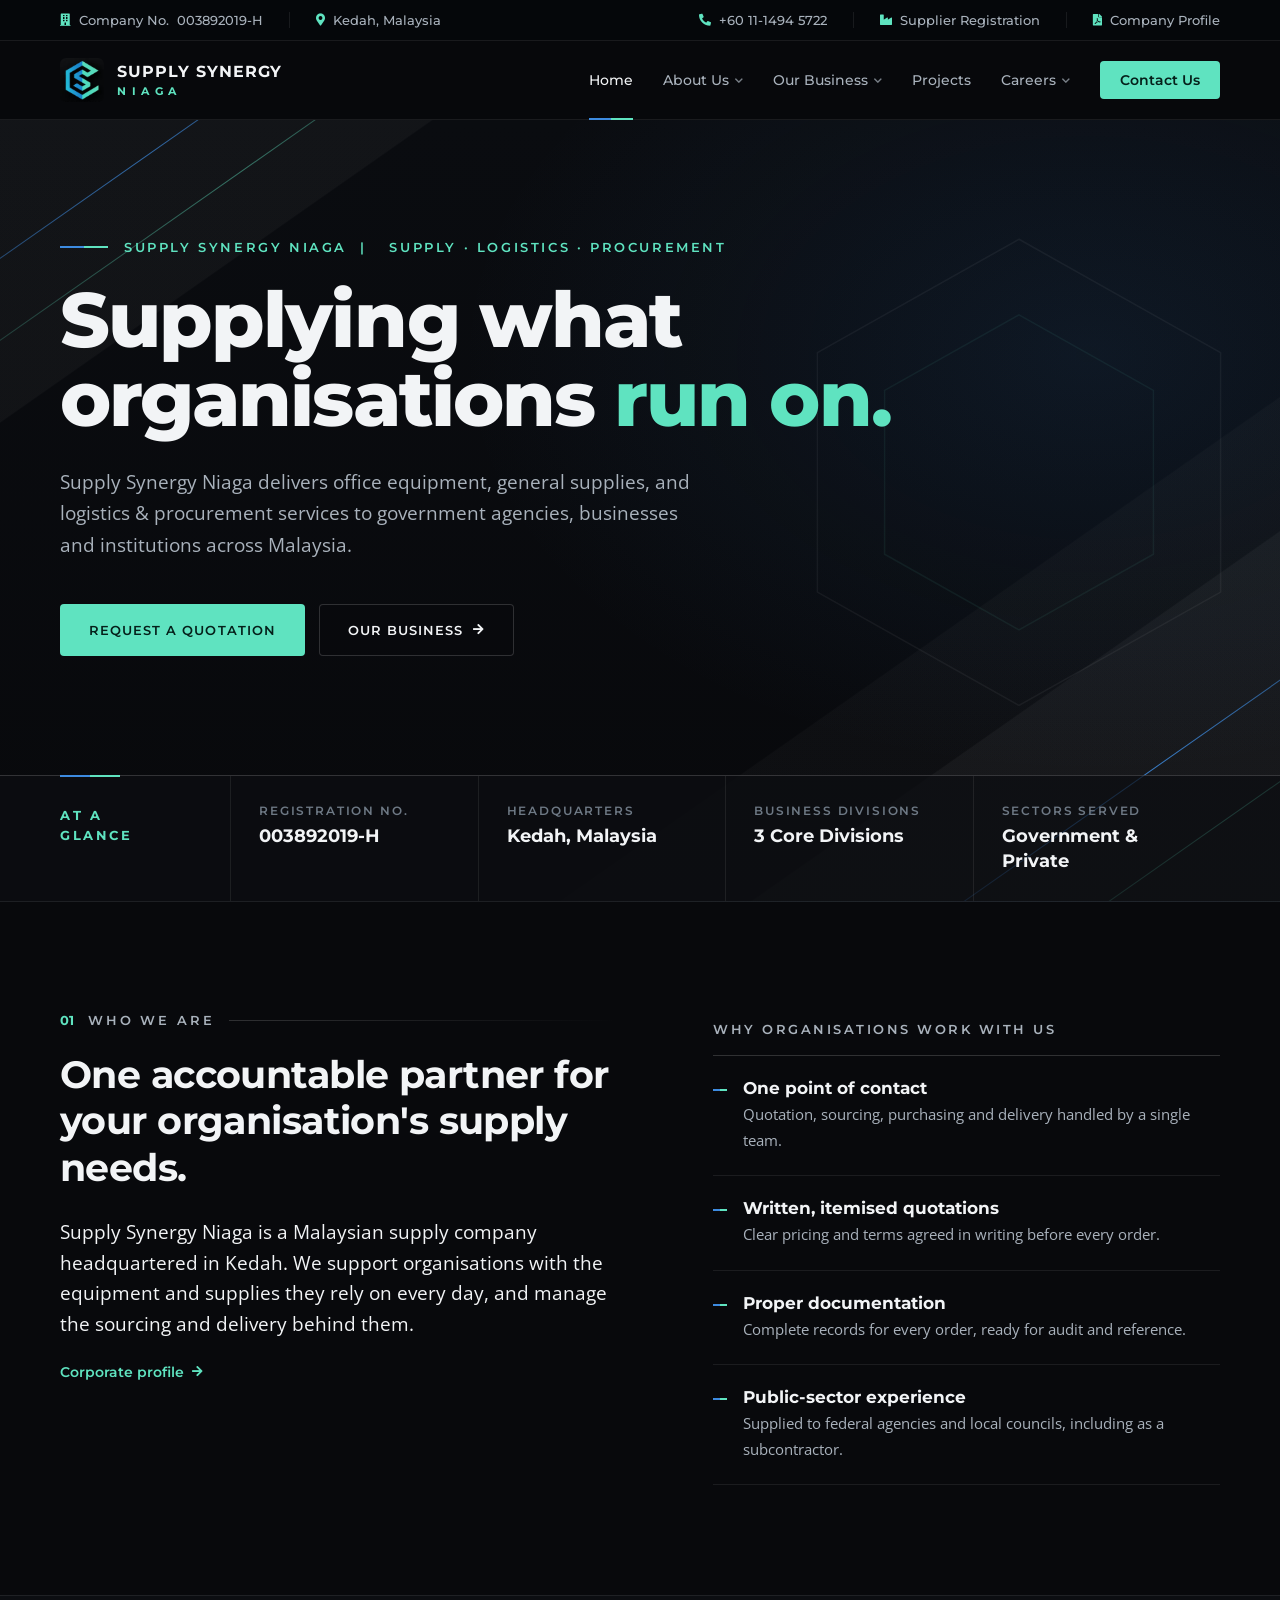
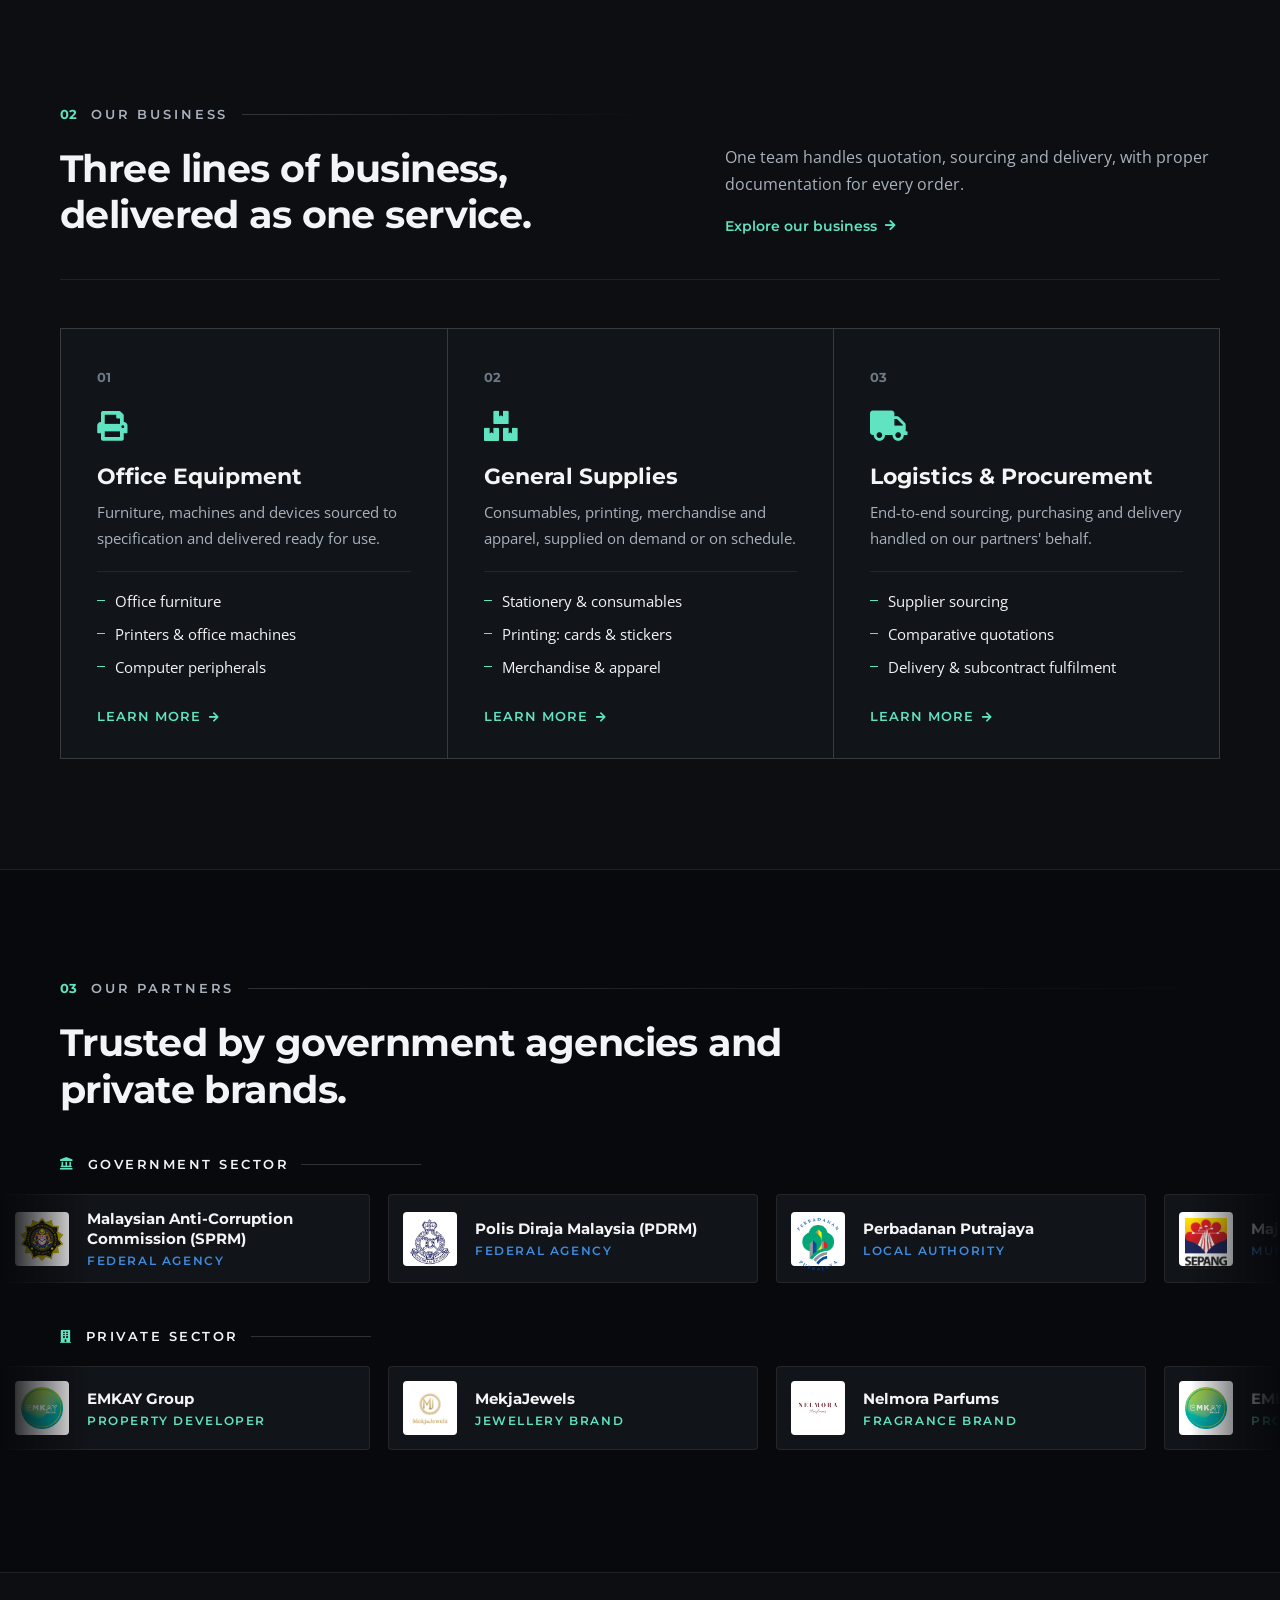
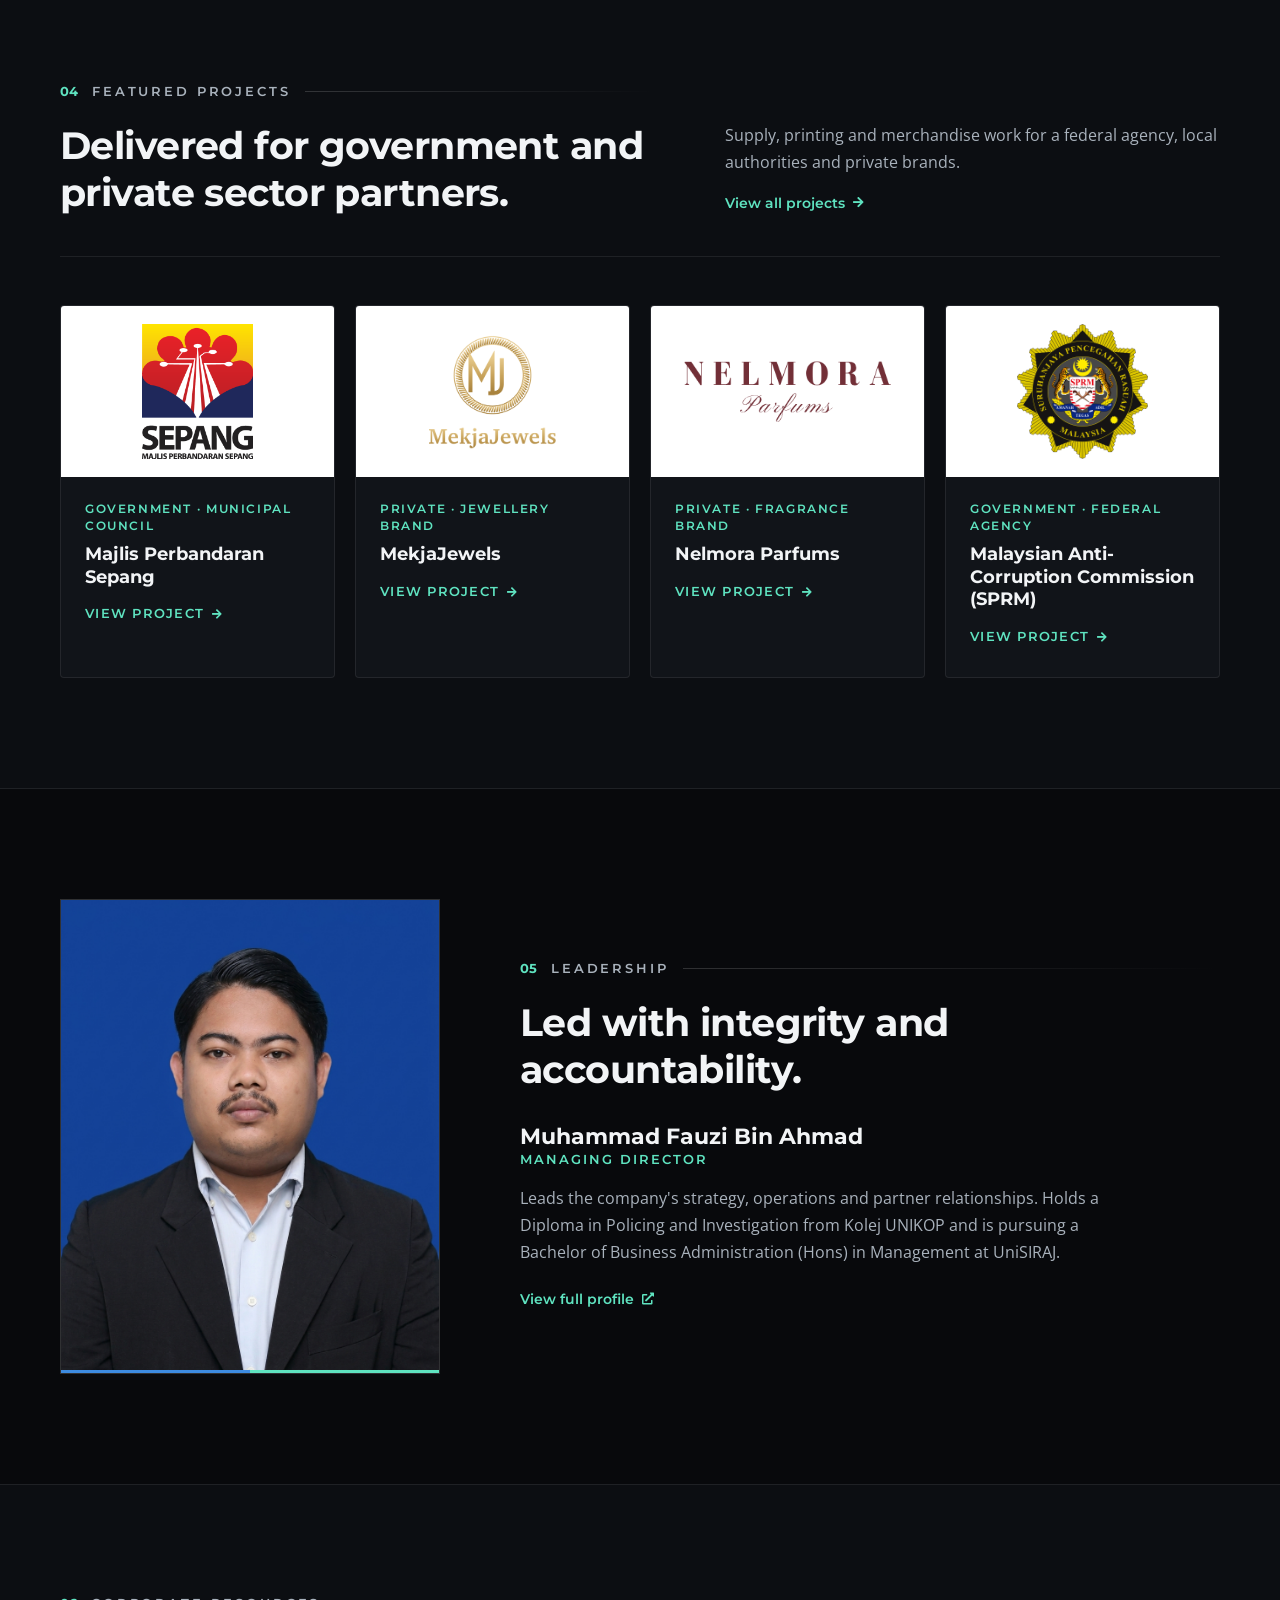
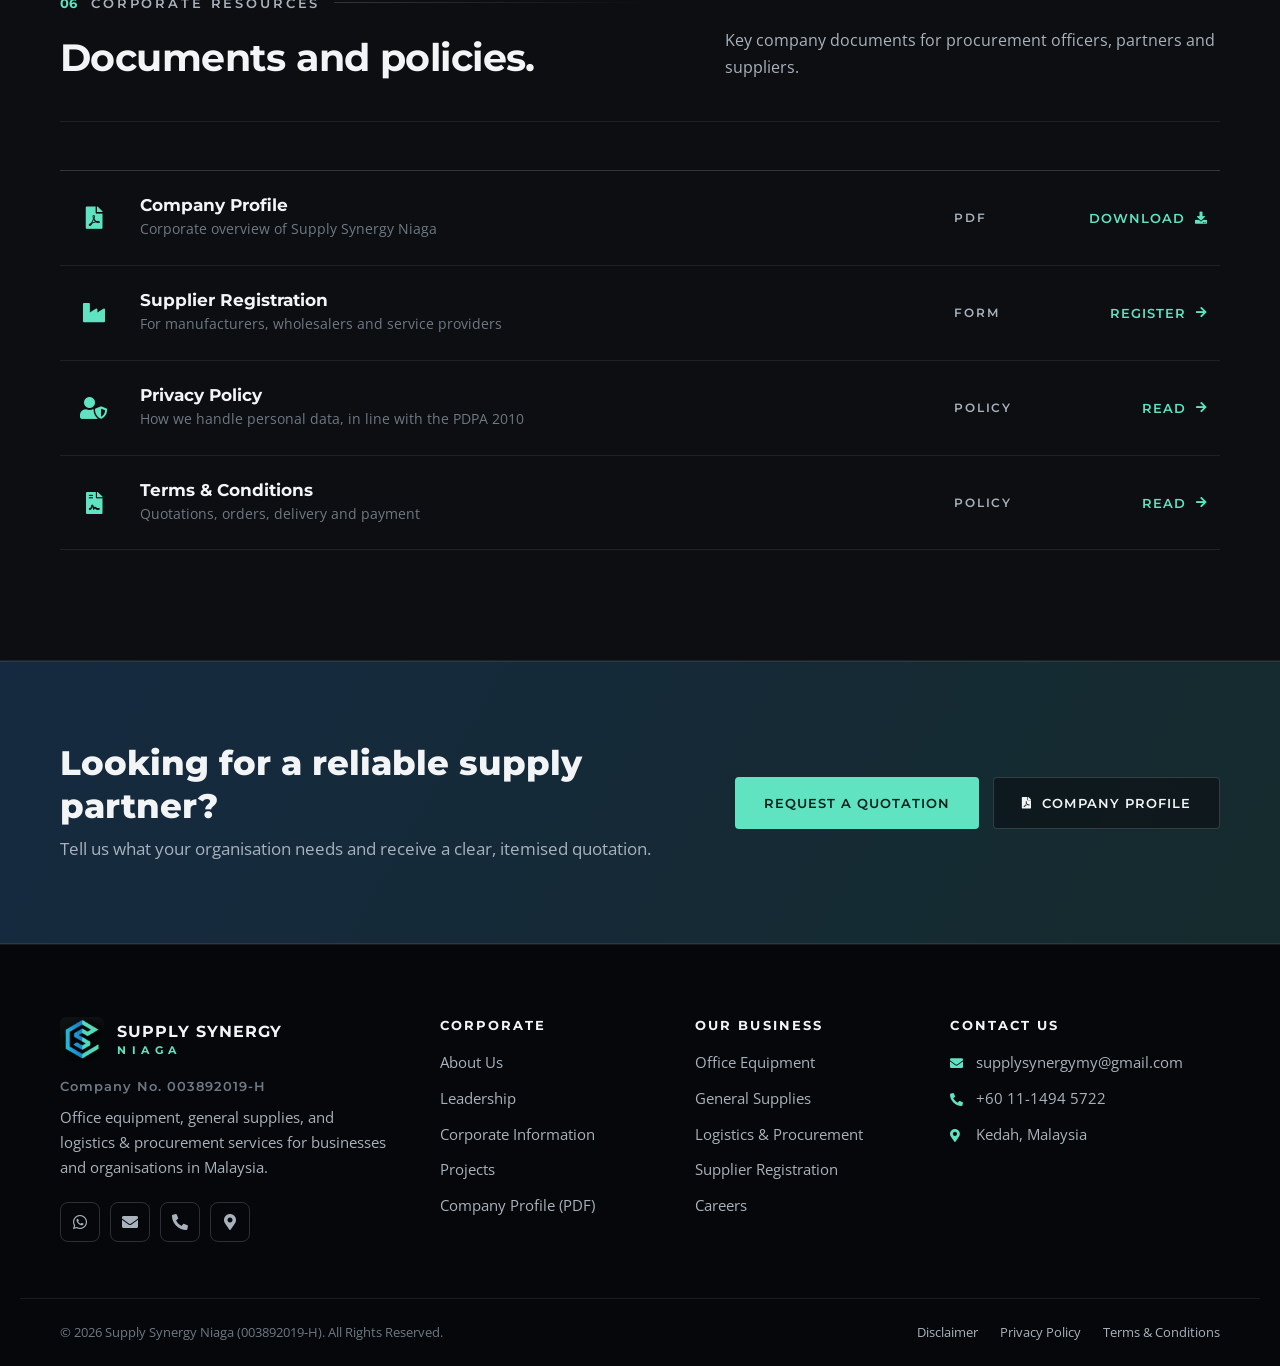
<file: index.html>
<!DOCTYPE html>
<html lang="en">
<head>
    <meta charset="UTF-8">
    <meta name="viewport" content="width=device-width, initial-scale=1.0">
    <title>Supply Synergy Niaga — Office Equipment, General Supplies, Logistics &amp; Procurement</title>
    <meta name="description" content="Supply Synergy Niaga (003892019-H) supplies office equipment and general supplies, and provides logistics and procurement services to organisations in Malaysia.">
    <link rel="preconnect" href="https://fonts.googleapis.com">
    <link rel="preconnect" href="https://fonts.gstatic.com" crossorigin>
    <link href="https://fonts.googleapis.com/css2?family=Montserrat:wght@500;600;700;800&family=Open+Sans:wght@400;500;600&display=swap" rel="stylesheet">
    <link rel="stylesheet" href="https://cdnjs.cloudflare.com/ajax/libs/font-awesome/5.15.3/css/all.min.css">
    <link rel="stylesheet" href="style.css">
    <link rel="icon" type="image/png" href="image/sc-icon.png">
    <link rel="apple-touch-icon" href="image/sc-icon.png">
</head>
<body>

<!-- ═════════ TOP BAR ═════════ -->
<div class="topbar">
    <div class="wrap topbar-inner">
        <div class="tb-left">
            <span><i class="fas fa-building"></i><span class="tb-long">Company No.</span><span class="tb-short">Co. No.</span>003892019-H</span>
            <span><i class="fas fa-map-marker-alt"></i>Kedah, Malaysia</span>
        </div>
        <div class="tb-right">
            <a href="tel:+601114945722"><i class="fas fa-phone-alt"></i>+60 11-1494 5722</a>
            <a href="careers.html#suppliers"><i class="fas fa-industry"></i><span class="tb-long">Supplier Registration</span><span class="tb-short">Suppliers</span></a>
            <a href="company-profile.pdf" target="_blank"><i class="fas fa-file-pdf"></i><span class="tb-long">Company Profile</span><span class="tb-short">Profile</span></a>
        </div>
    </div>
</div>

<!-- ═════════ HEADER ═════════ -->
<header class="header" id="header">
    <span class="progress" id="progress" aria-hidden="true"></span>
    <div class="wrap header-inner">
        <a href="index.html" class="brand">
            <span class="biz-mark" aria-hidden="true"></span>
            <span class="brand-name">Supply Synergy <span class="biz-accent">Niaga</span></span>
        </a>
        <nav class="nav" id="nav">
            <a href="index.html" class="top current" aria-current="page">Home</a>
            <div class="dd">
                <a href="about.html" class="top">About Us <i class="fas fa-chevron-down dd-caret"></i></a>
                <div class="dd-menu mega">
                    <div class="mega-intro">
                        <p class="mega-title">About Us</p>
                        <p>A Malaysian supply, logistics and procurement company built on integrity and reliability.</p>
                        <a href="about.html" class="text-link">Overview <i class="fas fa-arrow-right"></i></a>
                    </div>
                    <div class="mega-links">
                        <a href="about.html#profile"><strong>Corporate Profile</strong><span>Who we are and what we do</span></a>
                        <a href="about.html#vision"><strong>Vision &amp; Mission</strong><span>Our direction and core values</span></a>
                        <a href="about.html#leadership"><strong>Leadership</strong><span>The team that leads the company</span></a>
                        <a href="about.html#corporate-info"><strong>Corporate Information</strong><span>Registration and company details</span></a>
                    </div>
                </div>
            </div>
            <div class="dd">
                <a href="services.html" class="top">Our Business <i class="fas fa-chevron-down dd-caret"></i></a>
                <div class="dd-menu mega">
                    <div class="mega-intro">
                        <p class="mega-title">Our Business</p>
                        <p>Three lines of business, delivered as one service by a single accountable team.</p>
                        <a href="services.html" class="text-link">Overview <i class="fas fa-arrow-right"></i></a>
                    </div>
                    <div class="mega-links">
                        <a href="services.html#office-equipment"><strong>Office Equipment</strong><span>Furniture, machines and devices</span></a>
                        <a href="services.html#general-supplies"><strong>General Supplies</strong><span>Consumables, printing and merchandise</span></a>
                        <a href="services.html#logistics-procurement"><strong>Logistics &amp; Procurement</strong><span>Sourcing, purchasing and delivery</span></a>
                        <a href="services.html#industries"><strong>Industries We Serve</strong><span>Government, councils and private sector</span></a>
                    </div>
                </div>
            </div>
            <a href="projects.html" class="top">Projects</a>
            <div class="dd">
                <a href="careers.html" class="top">Careers <i class="fas fa-chevron-down dd-caret"></i></a>
                <div class="dd-menu mega">
                    <div class="mega-intro">
                        <p class="mega-title">Careers</p>
                        <p>We welcome talented people, reliable suppliers and like-minded businesses to grow with us.</p>
                        <a href="careers.html" class="text-link">Overview <i class="fas fa-arrow-right"></i></a>
                    </div>
                    <div class="mega-links">
                        <a href="careers.html#careers"><strong>Join Our Team</strong><span>Send us your resume</span></a>
                        <a href="careers.html#suppliers"><strong>Supplier Registration</strong><span>Register as a supplier</span></a>
                        <a href="careers.html#partnership"><strong>Business Partnership</strong><span>Joint tenders and co-supply</span></a>
                    </div>
                </div>
            </div>
            <a href="contact.html" class="nav-cta">Contact Us</a>
            <div class="nav-quick">
                <a href="tel:+601114945722"><i class="fas fa-phone-alt"></i>Call</a>
                <a href="https://wa.me/601114945722" target="_blank" rel="noopener"><i class="fab fa-whatsapp"></i>WhatsApp</a>
            </div>
            <span class="nav-indicator" id="navIndicator" aria-hidden="true"></span>
        </nav>
        <button class="menu" id="menu" aria-label="Open menu" aria-expanded="false">
            <span></span><span></span><span></span>
        </button>
    </div>
</header>

<main>

<!-- HERO -->
<section class="hero" id="home">
    <div class="hero-bg" aria-hidden="true">
        <span class="hero-slab"></span>
        <span class="hero-line l1"></span>
        <span class="hero-line l2"></span>
        <span class="hero-line l3"></span>
        <span class="hero-line l4"></span>
        <svg class="hero-mark" viewBox="0 0 100 115">
            <polygon points="50,2 98,29 98,86 50,113 2,86 2,29"/>
            <polygon points="50,20 82,38 82,77 50,95 18,77 18,38"/>
        </svg>
    </div>
    <div class="wrap hero-inner">
        <div class="hero-text">
            <p class="hero-eyebrow"><span class="he-co">Supply Synergy Niaga &nbsp;|&nbsp;</span> Supply &middot; Logistics &middot; Procurement</p>
            <h1>Supplying what organisations <span>run on.</span></h1>
            <p class="hero-lead">
                Supply Synergy Niaga delivers office equipment, general supplies, and logistics &amp; procurement
                services to government agencies, businesses and institutions across Malaysia.
            </p>
            <div class="home-actions">
                <a href="contact.html" class="btn btn-primary">Request a Quotation</a>
                <a href="services.html" class="btn btn-outline">Our Business <i class="fas fa-arrow-right"></i></a>
            </div>
        </div>
    </div>

    <!-- at a glance -->
    <div class="glance" aria-label="Company at a glance">
        <div class="wrap glance-inner">
            <p class="glance-label">At a <br>Glance</p>
            <dl class="glance-grid">
                <div><dt>Registration No.</dt><dd>003892019-H</dd></div>
                <div><dt>Headquarters</dt><dd>Kedah, Malaysia</dd></div>
                <div><dt>Business Divisions</dt><dd>3 Core Divisions</dd></div>
                <div><dt>Sectors Served</dt><dd>Government &amp; Private</dd></div>
            </dl>
        </div>
    </div>
</section>

<!-- WHO WE ARE -->
<section class="section">
    <div class="wrap who">
        <div class="who-main">
            <div class="sec-head"><span class="sec-idx">01</span><span class="sec-name">Who We Are</span></div>
            <h2 class="sec-title">One accountable partner for your organisation's supply needs.</h2>
            <p class="lead">Supply Synergy Niaga is a Malaysian supply company headquartered in Kedah. We support organisations with the equipment and supplies they rely on every day, and manage the sourcing and delivery behind them.</p>
            <a href="about.html" class="text-link">Corporate profile <i class="fas fa-arrow-right"></i></a>
        </div>
        <div class="who-why">
            <p class="who-why-title">Why organisations work with us</p>
            <ul class="strengths">
                <li><strong>One point of contact</strong><p>Quotation, sourcing, purchasing and delivery handled by a single team.</p></li>
                <li><strong>Written, itemised quotations</strong><p>Clear pricing and terms agreed in writing before every order.</p></li>
                <li><strong>Proper documentation</strong><p>Complete records for every order, ready for audit and reference.</p></li>
                <li><strong>Public-sector experience</strong><p>Supplied to federal agencies and local councils, including as a subcontractor.</p></li>
            </ul>
        </div>
    </div>
</section>

<!-- OUR BUSINESS -->
<section class="section section-alt">
    <div class="wrap">
        <div class="sec-intro">
            <div>
                <div class="sec-head"><span class="sec-idx">02</span><span class="sec-name">Our Business</span></div>
                <h2 class="sec-title">Three lines of business, delivered as one service.</h2>
            </div>
            <div>
                <p>One team handles quotation, sourcing and delivery, with proper documentation for every order.</p>
                <a href="services.html" class="text-link">Explore our business <i class="fas fa-arrow-right"></i></a>
            </div>
        </div>
        <div class="divisions">
            <a href="services.html#office-equipment" class="division">
                <span class="div-num">01</span>
                <i class="fas fa-print"></i>
                <h3>Office Equipment</h3>
                <p>Furniture, machines and devices sourced to specification and delivered ready for use.</p>
                <ul><li>Office furniture</li><li>Printers &amp; office machines</li><li>Computer peripherals</li></ul>
                <span class="div-more">Learn more <i class="fas fa-arrow-right"></i></span>
            </a>
            <a href="services.html#general-supplies" class="division">
                <span class="div-num">02</span>
                <i class="fas fa-boxes"></i>
                <h3>General Supplies</h3>
                <p>Consumables, printing, merchandise and apparel, supplied on demand or on schedule.</p>
                <ul><li>Stationery &amp; consumables</li><li>Printing: cards &amp; stickers</li><li>Merchandise &amp; apparel</li></ul>
                <span class="div-more">Learn more <i class="fas fa-arrow-right"></i></span>
            </a>
            <a href="services.html#logistics-procurement" class="division">
                <span class="div-num">03</span>
                <i class="fas fa-truck"></i>
                <h3>Logistics &amp; Procurement</h3>
                <p>End-to-end sourcing, purchasing and delivery handled on our partners' behalf.</p>
                <ul><li>Supplier sourcing</li><li>Comparative quotations</li><li>Delivery &amp; subcontract fulfilment</li></ul>
                <span class="div-more">Learn more <i class="fas fa-arrow-right"></i></span>
            </a>
        </div>
    </div>
</section>

<!-- PARTNERS -->
<section class="section partners" id="partners" aria-label="Our partners">
    <div class="wrap">
        <div class="sec-head"><span class="sec-idx">03</span><span class="sec-name">Our Partners</span></div>
        <div class="partners-head">
            <h2 class="sec-title">Trusted by government agencies and private brands.</h2>
        </div>
    </div>
    <div class="pm-row">
        <div class="wrap"><p class="pm-label"><i class="fas fa-landmark"></i> Government Sector</p></div>
        <div class="pm">
            <ul class="pm-track">
                <li class="pm-card"><span class="pm-logo"><img src="image/sprm.png" alt=""></span><span class="pm-text"><strong>Malaysian Anti-Corruption Commission (SPRM)</strong><small>Federal Agency</small></span></li>
                <li class="pm-card"><span class="pm-logo"><img src="image/pdrm-web.png" alt=""></span><span class="pm-text"><strong>Polis Diraja Malaysia (PDRM)</strong><small>Federal Agency</small></span></li>
                <li class="pm-card"><span class="pm-logo"><img src="image/ppj-web.png" alt=""></span><span class="pm-text"><strong>Perbadanan Putrajaya</strong><small>Local Authority</small></span></li>
                <li class="pm-card"><span class="pm-logo"><img src="image/mpsepang.png" alt=""></span><span class="pm-text"><strong>Majlis Perbandaran Sepang</strong><small>Municipal Council</small></span></li>
                <li class="pm-card"><span class="pm-logo"><img src="image/kubang%20pasu.png" alt=""></span><span class="pm-text"><strong>Majlis Perbandaran Kubang Pasu</strong><small>Municipal Council</small></span></li>
            </ul>
        </div>
    </div>
    <div class="pm-row pm-private">
        <div class="wrap"><p class="pm-label"><i class="fas fa-building"></i> Private Sector</p></div>
        <div class="pm pm-rev">
            <ul class="pm-track">
                <li class="pm-card"><span class="pm-logo"><img src="image/emkay.png" alt=""></span><span class="pm-text"><strong>EMKAY Group</strong><small>Property Developer</small></span></li>
                <li class="pm-card"><span class="pm-logo"><img src="image/mekjajewels-web.png" alt=""></span><span class="pm-text"><strong>MekjaJewels</strong><small>Jewellery Brand</small></span></li>
                <li class="pm-card"><span class="pm-logo"><img src="image/nelmora.png" alt=""></span><span class="pm-text"><strong>Nelmora Parfums</strong><small>Fragrance Brand</small></span></li>
            </ul>
        </div>
    </div>
</section>

<!-- FEATURED PROJECTS -->
<section class="section section-alt">
    <div class="wrap">
        <div class="sec-intro">
            <div>
                <div class="sec-head"><span class="sec-idx">04</span><span class="sec-name">Featured Projects</span></div>
                <h2 class="sec-title">Delivered for government and private sector partners.</h2>
            </div>
            <div>
                <p>Supply, printing and merchandise work for a federal agency, local authorities and private brands.</p>
                <a href="projects.html" class="text-link">View all projects <i class="fas fa-arrow-right"></i></a>
            </div>
        </div>
        <div class="projects">
            <article class="project" data-project="mpsepang" role="button" tabindex="0" aria-haspopup="dialog" aria-label="View project for Majlis Perbandaran Sepang">
                <div class="project-img project-logo"><img src="image/mpsepang.png" alt="Majlis Perbandaran Sepang logo"></div>
                <div class="project-body">
                    <span class="project-tag">Government &middot; Municipal Council</span>
                    <h3>Majlis Perbandaran Sepang</h3>
                    <span class="project-more">View project <i class="fas fa-arrow-right"></i></span>
                </div>
            </article>
            <article class="project" data-project="mekjajewels" role="button" tabindex="0" aria-haspopup="dialog" aria-label="View project for MekjaJewels">
                <div class="project-img project-logo"><img src="image/mekjajewels-web.png" alt="MekjaJewels logo"></div>
                <div class="project-body">
                    <span class="project-tag">Private &middot; Jewellery Brand</span>
                    <h3>MekjaJewels</h3>
                    <span class="project-more">View project <i class="fas fa-arrow-right"></i></span>
                </div>
            </article>
            <article class="project" data-project="nelmora" role="button" tabindex="0" aria-haspopup="dialog" aria-label="View project for Nelmora Parfums">
                <div class="project-img project-logo"><img src="image/nelmora.png" alt="Nelmora Parfums logo"></div>
                <div class="project-body">
                    <span class="project-tag">Private &middot; Fragrance Brand</span>
                    <h3>Nelmora Parfums</h3>
                    <span class="project-more">View project <i class="fas fa-arrow-right"></i></span>
                </div>
            </article>
            <article class="project" data-project="sprm" role="button" tabindex="0" aria-haspopup="dialog" aria-label="View project for Malaysian Anti-Corruption Commission (SPRM)">
                <div class="project-img project-logo"><img src="image/sprm.png" alt="Malaysian Anti-Corruption Commission (SPRM) logo"></div>
                <div class="project-body">
                    <span class="project-tag">Government &middot; Federal Agency</span>
                    <h3>Malaysian Anti-Corruption Commission (SPRM)</h3>
                    <span class="project-more">View project <i class="fas fa-arrow-right"></i></span>
                </div>
            </article>
        </div>
    </div>
</section>

<!-- LEADERSHIP -->
<section class="section">
    <div class="wrap leader-feature">
        <div class="lf-photo"><img src="image/F.jpg" alt="Muhammad Fauzi Bin Ahmad, Managing Director"></div>
        <div class="lf-body">
            <div class="sec-head"><span class="sec-idx">05</span><span class="sec-name">Leadership</span></div>
            <h2 class="sec-title">Led with integrity and accountability.</h2>
            <p class="lf-name">Muhammad Fauzi Bin Ahmad</p>
            <p class="lf-role">Managing Director</p>
            <p>Leads the company's strategy, operations and partner relationships. Holds a Diploma in Policing and Investigation from Kolej UNIKOP and is pursuing a Bachelor of Business Administration (Hons) in Management at UniSIRAJ.</p>
            <a href="https://portfoliomuhammadfauzi.netlify.app" target="_blank" rel="noopener" class="text-link">View full profile <i class="fas fa-external-link-alt"></i></a>
        </div>
    </div>
</section>

<!-- CORPORATE RESOURCES -->
<section class="section section-alt">
    <div class="wrap">
        <div class="sec-intro">
            <div>
                <div class="sec-head"><span class="sec-idx">06</span><span class="sec-name">Corporate Resources</span></div>
                <h2 class="sec-title">Documents and policies.</h2>
            </div>
            <div>
                <p>Key company documents for procurement officers, partners and suppliers.</p>
            </div>
        </div>
        <ul class="docs">
            <li><a href="company-profile.pdf" target="_blank">
                <i class="fas fa-file-pdf"></i>
                <span class="doc-name"><strong>Company Profile</strong><small>Corporate overview of Supply Synergy Niaga</small></span>
                <span class="doc-type">PDF</span>
                <span class="doc-act">Download <i class="fas fa-download"></i></span>
            </a></li>
            <li><a href="careers.html#suppliers">
                <i class="fas fa-industry"></i>
                <span class="doc-name"><strong>Supplier Registration</strong><small>For manufacturers, wholesalers and service providers</small></span>
                <span class="doc-type">Form</span>
                <span class="doc-act">Register <i class="fas fa-arrow-right"></i></span>
            </a></li>
            <li><a href="privacy-policy.html">
                <i class="fas fa-user-shield"></i>
                <span class="doc-name"><strong>Privacy Policy</strong><small>How we handle personal data, in line with the PDPA 2010</small></span>
                <span class="doc-type">Policy</span>
                <span class="doc-act">Read <i class="fas fa-arrow-right"></i></span>
            </a></li>
            <li><a href="terms.html">
                <i class="fas fa-file-contract"></i>
                <span class="doc-name"><strong>Terms &amp; Conditions</strong><small>Quotations, orders, delivery and payment</small></span>
                <span class="doc-type">Policy</span>
                <span class="doc-act">Read <i class="fas fa-arrow-right"></i></span>
            </a></li>
        </ul>
    </div>
</section>

<section class="cta-band">
    <div class="wrap cta-inner">
        <div>
            <h2>Looking for a reliable supply partner?</h2>
            <p>Tell us what your organisation needs and receive a clear, itemised quotation.</p>
        </div>
        <div class="cta-actions">
            <a href="contact.html" class="btn btn-primary">Request a Quotation</a>
            <a href="company-profile.pdf" target="_blank" class="btn btn-outline"><i class="fas fa-file-pdf"></i> Company Profile</a>
        </div>
    </div>
</section>

</main>

<!-- ═════════ FOOTER ═════════ -->
<footer class="biz-footer">
    <div class="wrap bf-grid">
        <div class="bf-brand">
            <a href="index.html" class="brand">
                <span class="biz-mark" aria-hidden="true"></span>
                <span class="brand-name">Supply Synergy <span class="biz-accent">Niaga</span></span>
            </a>
            <p class="bf-reg">Company No. 003892019-H</p>
            <p>Office equipment, general supplies, and logistics &amp; procurement services for businesses and organisations in Malaysia.</p>
            <div class="bf-social">
                <a href="https://wa.me/601114945722" target="_blank" rel="noopener" aria-label="WhatsApp"><i class="fab fa-whatsapp"></i></a>
                <a href="mailto:supplysynergymy@gmail.com" aria-label="Email"><i class="fas fa-envelope"></i></a>
                <a href="tel:+601114945722" aria-label="Phone"><i class="fas fa-phone-alt"></i></a>
                <a href="https://maps.app.goo.gl/RT6RMcLfSnPnwhN46" target="_blank" rel="noopener" aria-label="Location"><i class="fas fa-map-marker-alt"></i></a>
            </div>
        </div>
        <div>
            <h4>Corporate</h4>
            <ul>
                <li><a href="about.html">About Us</a></li>
                <li><a href="about.html#leadership">Leadership</a></li>
                <li><a href="about.html#corporate-info">Corporate Information</a></li>
                <li><a href="projects.html">Projects</a></li>
                <li><a href="company-profile.pdf" target="_blank">Company Profile (PDF)</a></li>
            </ul>
        </div>
        <div>
            <h4>Our Business</h4>
            <ul>
                <li><a href="services.html#office-equipment">Office Equipment</a></li>
                <li><a href="services.html#general-supplies">General Supplies</a></li>
                <li><a href="services.html#logistics-procurement">Logistics &amp; Procurement</a></li>
                <li><a href="careers.html#suppliers">Supplier Registration</a></li>
                <li><a href="careers.html">Careers</a></li>
            </ul>
        </div>
        <div>
            <h4>Contact Us</h4>
            <ul class="bf-contact">
                <li><i class="fas fa-envelope"></i><a href="mailto:supplysynergymy@gmail.com">supplysynergymy@gmail.com</a></li>
                <li><i class="fas fa-phone-alt"></i><a href="tel:+601114945722">+60 11-1494 5722</a></li>
                <li><i class="fas fa-map-marker-alt"></i><a href="https://maps.app.goo.gl/RT6RMcLfSnPnwhN46" target="_blank" rel="noopener">Kedah, Malaysia</a></li>
            </ul>
        </div>
    </div>
    <div class="wrap bf-bottom">
        <span>&copy; 2026 Supply Synergy Niaga (003892019-H). All Rights Reserved.</span>
        <nav class="bf-legal" aria-label="Legal">
            <a href="disclaimer.html">Disclaimer</a>
            <a href="privacy-policy.html">Privacy Policy</a>
            <a href="terms.html">Terms &amp; Conditions</a>
        </nav>
    </div>
</footer>

<script src="script.js"></script>
</body>
</html>
</file>
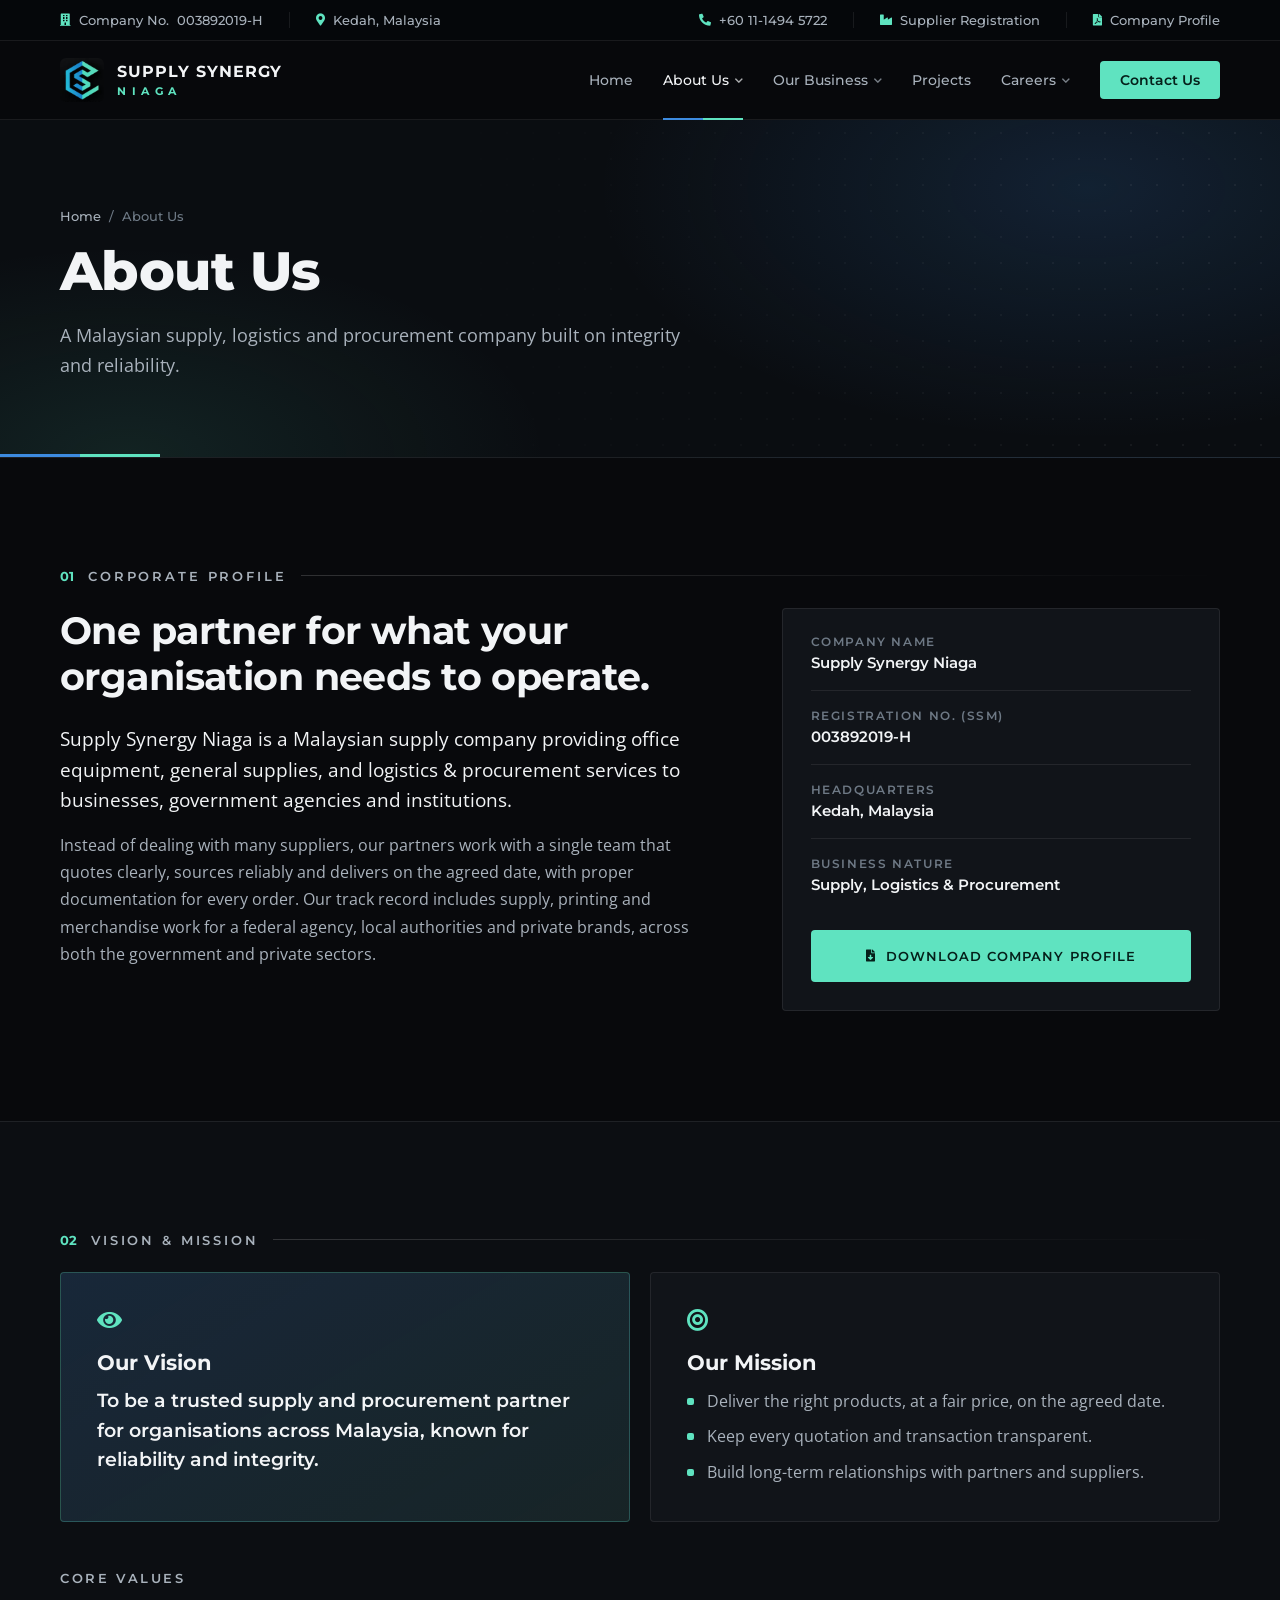
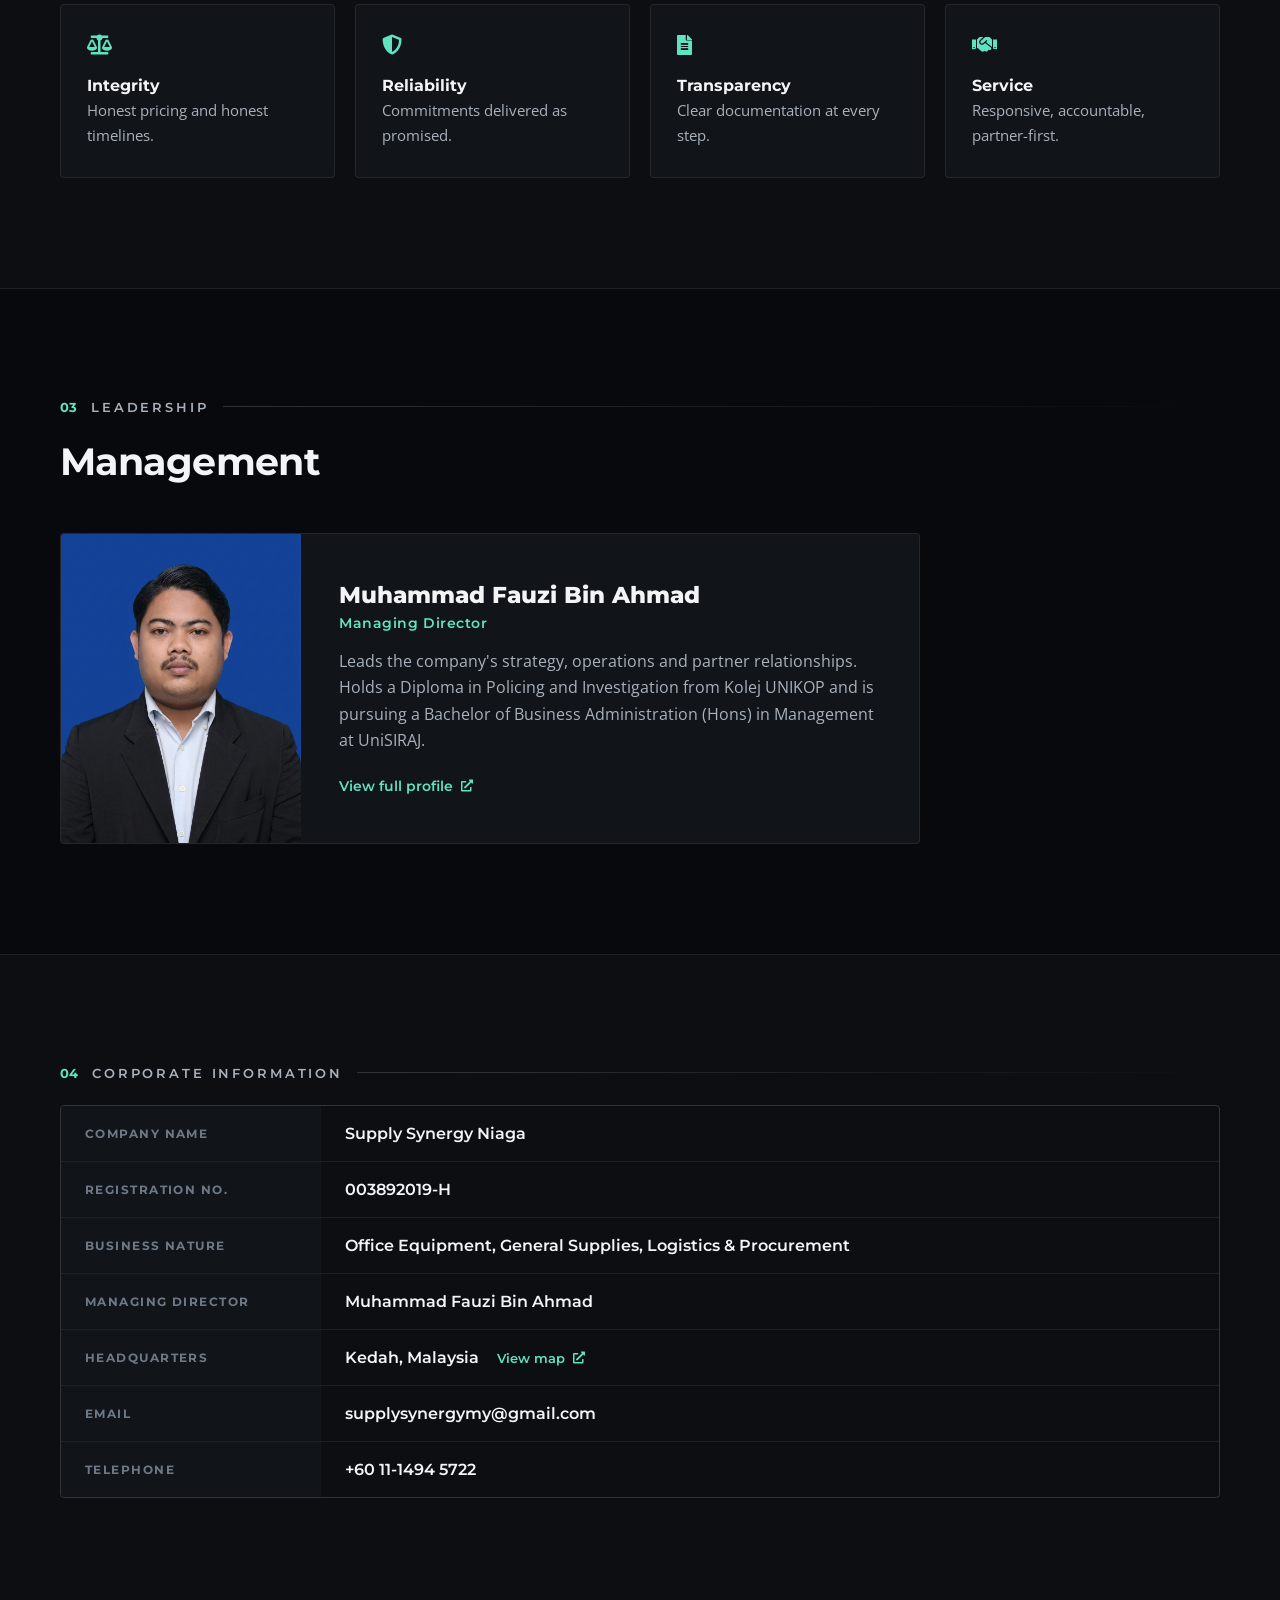
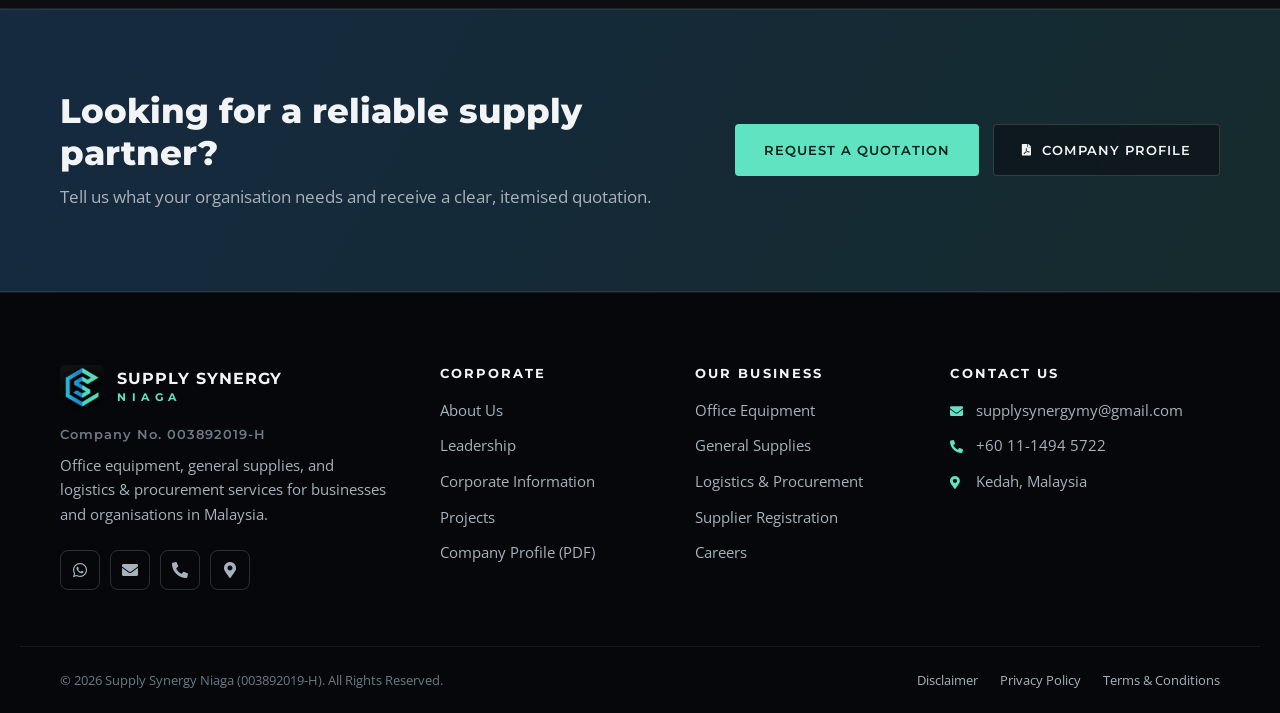
<file: about.html>
<!DOCTYPE html>
<html lang="en">
<head>
    <meta charset="UTF-8">
    <meta name="viewport" content="width=device-width, initial-scale=1.0">
    <title>About Us — Supply Synergy Niaga</title>
    <meta name="description" content="Corporate profile, vision, mission, leadership and corporate information of Supply Synergy Niaga (003892019-H).">
    <link rel="preconnect" href="https://fonts.googleapis.com">
    <link rel="preconnect" href="https://fonts.gstatic.com" crossorigin>
    <link href="https://fonts.googleapis.com/css2?family=Montserrat:wght@500;600;700;800&family=Open+Sans:wght@400;500;600&display=swap" rel="stylesheet">
    <link rel="stylesheet" href="https://cdnjs.cloudflare.com/ajax/libs/font-awesome/5.15.3/css/all.min.css">
    <link rel="stylesheet" href="style.css">
    <link rel="icon" type="image/png" href="image/sc-icon.png">
    <link rel="apple-touch-icon" href="image/sc-icon.png">
    <script>
        /* A refresh always returns to the top of the Home page. Normal links and Back/Forward are unaffected. */
        (function () {
            var nav = performance.getEntriesByType && performance.getEntriesByType('navigation')[0];
            if (nav && nav.type === 'reload') location.replace('index.html');
        })();
    </script>
</head>
<body>

<!-- ═════════ TOP BAR ═════════ -->
<div class="topbar">
    <div class="wrap topbar-inner">
        <div class="tb-left">
            <span><i class="fas fa-building"></i><span class="tb-long">Company No.</span><span class="tb-short">Co. No.</span>003892019-H</span>
            <span><i class="fas fa-map-marker-alt"></i>Kedah, Malaysia</span>
        </div>
        <div class="tb-right">
            <a href="tel:+601114945722"><i class="fas fa-phone-alt"></i>+60 11-1494 5722</a>
            <a href="careers.html#suppliers"><i class="fas fa-industry"></i><span class="tb-long">Supplier Registration</span><span class="tb-short">Suppliers</span></a>
            <a href="company-profile.pdf" target="_blank"><i class="fas fa-file-pdf"></i><span class="tb-long">Company Profile</span><span class="tb-short">Profile</span></a>
        </div>
    </div>
</div>

<!-- ═════════ HEADER ═════════ -->
<header class="header" id="header">
    <span class="progress" id="progress" aria-hidden="true"></span>
    <div class="wrap header-inner">
        <a href="index.html" class="brand">
            <span class="biz-mark" aria-hidden="true"></span>
            <span class="brand-name">Supply Synergy <span class="biz-accent">Niaga</span></span>
        </a>
        <nav class="nav" id="nav">
            <a href="index.html" class="top">Home</a>
            <div class="dd">
                <a href="about.html" class="top current" aria-current="page">About Us <i class="fas fa-chevron-down dd-caret"></i></a>
                <div class="dd-menu mega">
                    <div class="mega-intro">
                        <p class="mega-title">About Us</p>
                        <p>A Malaysian supply, logistics and procurement company built on integrity and reliability.</p>
                        <a href="about.html" class="text-link">Overview <i class="fas fa-arrow-right"></i></a>
                    </div>
                    <div class="mega-links">
                        <a href="about.html#profile"><strong>Corporate Profile</strong><span>Who we are and what we do</span></a>
                        <a href="about.html#vision"><strong>Vision &amp; Mission</strong><span>Our direction and core values</span></a>
                        <a href="about.html#leadership"><strong>Leadership</strong><span>The team that leads the company</span></a>
                        <a href="about.html#corporate-info"><strong>Corporate Information</strong><span>Registration and company details</span></a>
                    </div>
                </div>
            </div>
            <div class="dd">
                <a href="services.html" class="top">Our Business <i class="fas fa-chevron-down dd-caret"></i></a>
                <div class="dd-menu mega">
                    <div class="mega-intro">
                        <p class="mega-title">Our Business</p>
                        <p>Three lines of business, delivered as one service by a single accountable team.</p>
                        <a href="services.html" class="text-link">Overview <i class="fas fa-arrow-right"></i></a>
                    </div>
                    <div class="mega-links">
                        <a href="services.html#office-equipment"><strong>Office Equipment</strong><span>Furniture, machines and devices</span></a>
                        <a href="services.html#general-supplies"><strong>General Supplies</strong><span>Consumables, printing and merchandise</span></a>
                        <a href="services.html#logistics-procurement"><strong>Logistics &amp; Procurement</strong><span>Sourcing, purchasing and delivery</span></a>
                        <a href="services.html#industries"><strong>Industries We Serve</strong><span>Government, councils and private sector</span></a>
                    </div>
                </div>
            </div>
            <a href="projects.html" class="top">Projects</a>
            <div class="dd">
                <a href="careers.html" class="top">Careers <i class="fas fa-chevron-down dd-caret"></i></a>
                <div class="dd-menu mega">
                    <div class="mega-intro">
                        <p class="mega-title">Careers</p>
                        <p>We welcome talented people, reliable suppliers and like-minded businesses to grow with us.</p>
                        <a href="careers.html" class="text-link">Overview <i class="fas fa-arrow-right"></i></a>
                    </div>
                    <div class="mega-links">
                        <a href="careers.html#careers"><strong>Join Our Team</strong><span>Send us your resume</span></a>
                        <a href="careers.html#suppliers"><strong>Supplier Registration</strong><span>Register as a supplier</span></a>
                        <a href="careers.html#partnership"><strong>Business Partnership</strong><span>Joint tenders and co-supply</span></a>
                    </div>
                </div>
            </div>
            <a href="contact.html" class="nav-cta">Contact Us</a>
            <div class="nav-quick">
                <a href="tel:+601114945722"><i class="fas fa-phone-alt"></i>Call</a>
                <a href="https://wa.me/601114945722" target="_blank" rel="noopener"><i class="fab fa-whatsapp"></i>WhatsApp</a>
            </div>
            <span class="nav-indicator" id="navIndicator" aria-hidden="true"></span>
        </nav>
        <button class="menu" id="menu" aria-label="Open menu" aria-expanded="false">
            <span></span><span></span><span></span>
        </button>
    </div>
</header>
<main>
<section class="page-hero">
    <div class="wrap">
        <p class="crumbs"><a href="index.html">Home</a> &nbsp;/&nbsp; About Us</p>
        <h1>About Us</h1>
        <p class="ph-sub">A Malaysian supply, logistics and procurement company built on integrity and reliability.</p>
    </div>
</section>

<section class="section" id="profile">
    <div class="wrap">
        <div class="sec-head"><span class="sec-idx">01</span><span class="sec-name">Corporate Profile</span><span class="sec-line"></span></div>
        <div class="biz-about">
            <div>
                <h2 class="sec-title">One partner for what your organisation needs to operate.</h2>
                <p class="lead">Supply Synergy Niaga is a Malaysian supply company providing office equipment, general supplies, and logistics &amp; procurement services to businesses, government agencies and institutions.</p>
                <p>Instead of dealing with many suppliers, our partners work with a single team that quotes clearly, sources reliably and delivers on the agreed date, with proper documentation for every order. Our track record includes supply, printing and merchandise work for a federal agency, local authorities and private brands, across both the government and private sectors.</p>
            </div>
            <aside class="biz-facts">
                <div><small>Company Name</small><strong>Supply Synergy Niaga</strong></div>
                <div><small>Registration No. (SSM)</small><strong>003892019-H</strong></div>
                <div><small>Headquarters</small><strong>Kedah, Malaysia</strong></div>
                <div><small>Business Nature</small><strong>Supply, Logistics &amp; Procurement</strong></div>
                <div><a href="company-profile.pdf" target="_blank" class="btn btn-primary biz-pdf"><i class="fas fa-file-download"></i> Download Company Profile</a></div>
            </aside>
        </div>
    </div>
</section>

<section class="section section-alt" id="vision">
    <div class="wrap">
        <div class="sec-head"><span class="sec-idx">02</span><span class="sec-name">Vision &amp; Mission</span><span class="sec-line"></span></div>
        <div class="vm" style="margin-top:0">
            <div class="vm-card vm-vision">
                <i class="fas fa-eye"></i>
                <h3>Our Vision</h3>
                <p>To be a trusted supply and procurement partner for organisations across Malaysia, known for reliability and integrity.</p>
            </div>
            <div class="vm-card">
                <i class="fas fa-bullseye"></i>
                <h3>Our Mission</h3>
                <ul>
                    <li>Deliver the right products, at a fair price, on the agreed date.</li>
                    <li>Keep every quotation and transaction transparent.</li>
                    <li>Build long-term relationships with partners and suppliers.</li>
                </ul>
            </div>
        </div>
        <p class="sub-head">Core Values</p>
        <div class="values">
            <div class="value"><i class="fas fa-balance-scale"></i><div><strong>Integrity</strong><span>Honest pricing and honest timelines.</span></div></div>
            <div class="value"><i class="fas fa-shield-alt"></i><div><strong>Reliability</strong><span>Commitments delivered as promised.</span></div></div>
            <div class="value"><i class="fas fa-file-alt"></i><div><strong>Transparency</strong><span>Clear documentation at every step.</span></div></div>
            <div class="value"><i class="fas fa-handshake"></i><div><strong>Service</strong><span>Responsive, accountable, partner-first.</span></div></div>
        </div>
    </div>
</section>

<section class="section" id="leadership">
    <div class="wrap">
        <div class="sec-head"><span class="sec-idx">03</span><span class="sec-name">Leadership</span><span class="sec-line"></span></div>
        <h2 class="sec-title">Management</h2>
        <div class="leaders">
            <article class="leader">
                <div class="leader-photo"><img src="image/F.jpg" alt="Muhammad Fauzi Bin Ahmad"></div>
                <div class="leader-body">
                    <h3>Muhammad Fauzi Bin Ahmad</h3>
                    <p class="leader-role">Managing Director</p>
                    <p>Leads the company's strategy, operations and partner relationships. Holds a Diploma in Policing and Investigation from Kolej UNIKOP and is pursuing a Bachelor of Business Administration (Hons) in Management at UniSIRAJ.</p>
                    <a href="https://portfoliomuhammadfauzi.netlify.app" target="_blank" rel="noopener" class="text-link">View full profile <i class="fas fa-external-link-alt"></i></a>
                </div>
            </article>
        </div>
    </div>
</section>

<section class="section section-alt" id="corporate-info">
    <div class="wrap">
        <div class="sec-head"><span class="sec-idx">04</span><span class="sec-name">Corporate Information</span><span class="sec-line"></span></div>
        <div class="info-table">
            <div><span>Company Name</span><strong>Supply Synergy Niaga</strong></div>
            <div><span>Registration No.</span><strong>003892019-H</strong></div>
            <div><span>Business Nature</span><strong>Office Equipment, General Supplies, Logistics &amp; Procurement</strong></div>
            <div><span>Managing Director</span><strong>Muhammad Fauzi Bin Ahmad</strong></div>
            <div><span>Headquarters</span><strong>Kedah, Malaysia &nbsp;<a href="https://maps.app.goo.gl/RT6RMcLfSnPnwhN46" target="_blank" rel="noopener" class="text-link">View map <i class="fas fa-external-link-alt"></i></a></strong></div>
            <div><span>Email</span><strong><a href="mailto:supplysynergymy@gmail.com">supplysynergymy@gmail.com</a></strong></div>
            <div><span>Telephone</span><strong><a href="tel:+601114945722">+60 11-1494 5722</a></strong></div>
        </div>
    </div>
</section>

<section class="cta-band">
    <div class="wrap cta-inner">
        <div>
            <h2>Looking for a reliable supply partner?</h2>
            <p>Tell us what your organisation needs and receive a clear, itemised quotation.</p>
        </div>
        <div class="cta-actions">
            <a href="contact.html" class="btn btn-primary">Request a Quotation</a>
            <a href="company-profile.pdf" target="_blank" class="btn btn-outline"><i class="fas fa-file-pdf"></i> Company Profile</a>
        </div>
    </div>
</section>

</main>

<!-- ═════════ FOOTER ═════════ -->
<footer class="biz-footer">
    <div class="wrap bf-grid">
        <div class="bf-brand">
            <a href="index.html" class="brand">
                <span class="biz-mark" aria-hidden="true"></span>
                <span class="brand-name">Supply Synergy <span class="biz-accent">Niaga</span></span>
            </a>
            <p class="bf-reg">Company No. 003892019-H</p>
            <p>Office equipment, general supplies, and logistics &amp; procurement services for businesses and organisations in Malaysia.</p>
            <div class="bf-social">
                <a href="https://wa.me/601114945722" target="_blank" rel="noopener" aria-label="WhatsApp"><i class="fab fa-whatsapp"></i></a>
                <a href="mailto:supplysynergymy@gmail.com" aria-label="Email"><i class="fas fa-envelope"></i></a>
                <a href="tel:+601114945722" aria-label="Phone"><i class="fas fa-phone-alt"></i></a>
                <a href="https://maps.app.goo.gl/RT6RMcLfSnPnwhN46" target="_blank" rel="noopener" aria-label="Location"><i class="fas fa-map-marker-alt"></i></a>
            </div>
        </div>
        <div>
            <h4>Corporate</h4>
            <ul>
                <li><a href="about.html">About Us</a></li>
                <li><a href="about.html#leadership">Leadership</a></li>
                <li><a href="about.html#corporate-info">Corporate Information</a></li>
                <li><a href="projects.html">Projects</a></li>
                <li><a href="company-profile.pdf" target="_blank">Company Profile (PDF)</a></li>
            </ul>
        </div>
        <div>
            <h4>Our Business</h4>
            <ul>
                <li><a href="services.html#office-equipment">Office Equipment</a></li>
                <li><a href="services.html#general-supplies">General Supplies</a></li>
                <li><a href="services.html#logistics-procurement">Logistics &amp; Procurement</a></li>
                <li><a href="careers.html#suppliers">Supplier Registration</a></li>
                <li><a href="careers.html">Careers</a></li>
            </ul>
        </div>
        <div>
            <h4>Contact Us</h4>
            <ul class="bf-contact">
                <li><i class="fas fa-envelope"></i><a href="mailto:supplysynergymy@gmail.com">supplysynergymy@gmail.com</a></li>
                <li><i class="fas fa-phone-alt"></i><a href="tel:+601114945722">+60 11-1494 5722</a></li>
                <li><i class="fas fa-map-marker-alt"></i><a href="https://maps.app.goo.gl/RT6RMcLfSnPnwhN46" target="_blank" rel="noopener">Kedah, Malaysia</a></li>
            </ul>
        </div>
    </div>
    <div class="wrap bf-bottom">
        <span>&copy; 2026 Supply Synergy Niaga (003892019-H). All Rights Reserved.</span>
        <nav class="bf-legal" aria-label="Legal">
            <a href="disclaimer.html">Disclaimer</a>
            <a href="privacy-policy.html">Privacy Policy</a>
            <a href="terms.html">Terms &amp; Conditions</a>
        </nav>
    </div>
</footer>

<script src="script.js"></script>
</body>
</html>
</file>
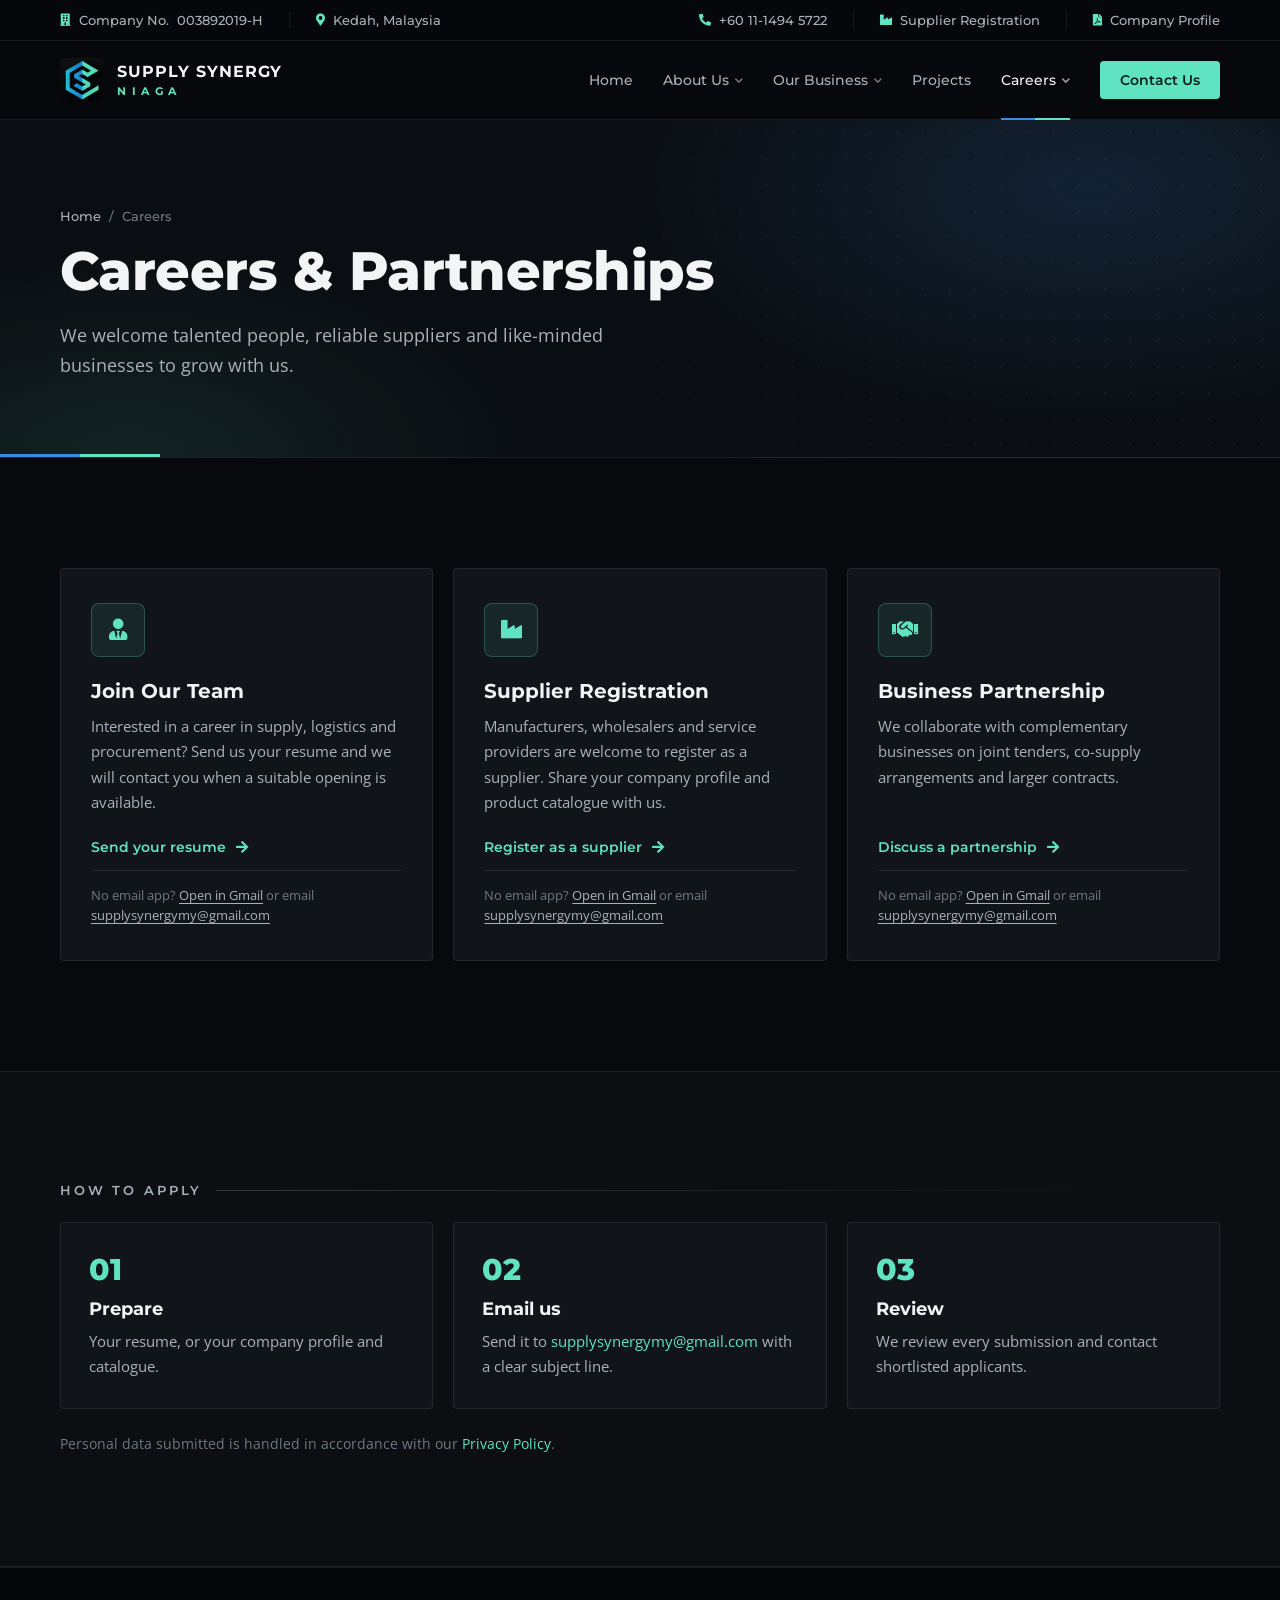
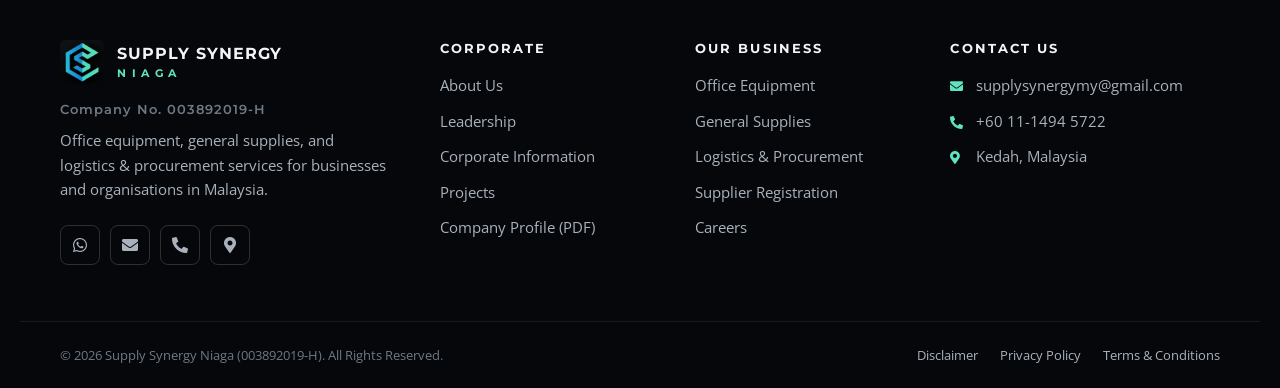
<file: careers.html>
<!DOCTYPE html>
<html lang="en">
<head>
    <meta charset="UTF-8">
    <meta name="viewport" content="width=device-width, initial-scale=1.0">
    <title>Careers — Supply Synergy Niaga</title>
    <meta name="description" content="Careers, supplier registration and business partnerships at Supply Synergy Niaga.">
    <link rel="preconnect" href="https://fonts.googleapis.com">
    <link rel="preconnect" href="https://fonts.gstatic.com" crossorigin>
    <link href="https://fonts.googleapis.com/css2?family=Montserrat:wght@500;600;700;800&family=Open+Sans:wght@400;500;600&display=swap" rel="stylesheet">
    <link rel="stylesheet" href="https://cdnjs.cloudflare.com/ajax/libs/font-awesome/5.15.3/css/all.min.css">
    <link rel="stylesheet" href="style.css">
    <link rel="icon" type="image/png" href="image/sc-icon.png">
    <link rel="apple-touch-icon" href="image/sc-icon.png">
    <script>
        /* A refresh always returns to the top of the Home page. Normal links and Back/Forward are unaffected. */
        (function () {
            var nav = performance.getEntriesByType && performance.getEntriesByType('navigation')[0];
            if (nav && nav.type === 'reload') location.replace('index.html');
        })();
    </script>
</head>
<body>

<!-- ═════════ TOP BAR ═════════ -->
<div class="topbar">
    <div class="wrap topbar-inner">
        <div class="tb-left">
            <span><i class="fas fa-building"></i><span class="tb-long">Company No.</span><span class="tb-short">Co. No.</span>003892019-H</span>
            <span><i class="fas fa-map-marker-alt"></i>Kedah, Malaysia</span>
        </div>
        <div class="tb-right">
            <a href="tel:+601114945722"><i class="fas fa-phone-alt"></i>+60 11-1494 5722</a>
            <a href="careers.html#suppliers"><i class="fas fa-industry"></i><span class="tb-long">Supplier Registration</span><span class="tb-short">Suppliers</span></a>
            <a href="company-profile.pdf" target="_blank"><i class="fas fa-file-pdf"></i><span class="tb-long">Company Profile</span><span class="tb-short">Profile</span></a>
        </div>
    </div>
</div>

<!-- ═════════ HEADER ═════════ -->
<header class="header" id="header">
    <span class="progress" id="progress" aria-hidden="true"></span>
    <div class="wrap header-inner">
        <a href="index.html" class="brand">
            <span class="biz-mark" aria-hidden="true"></span>
            <span class="brand-name">Supply Synergy <span class="biz-accent">Niaga</span></span>
        </a>
        <nav class="nav" id="nav">
            <a href="index.html" class="top">Home</a>
            <div class="dd">
                <a href="about.html" class="top">About Us <i class="fas fa-chevron-down dd-caret"></i></a>
                <div class="dd-menu mega">
                    <div class="mega-intro">
                        <p class="mega-title">About Us</p>
                        <p>A Malaysian supply, logistics and procurement company built on integrity and reliability.</p>
                        <a href="about.html" class="text-link">Overview <i class="fas fa-arrow-right"></i></a>
                    </div>
                    <div class="mega-links">
                        <a href="about.html#profile"><strong>Corporate Profile</strong><span>Who we are and what we do</span></a>
                        <a href="about.html#vision"><strong>Vision &amp; Mission</strong><span>Our direction and core values</span></a>
                        <a href="about.html#leadership"><strong>Leadership</strong><span>The team that leads the company</span></a>
                        <a href="about.html#corporate-info"><strong>Corporate Information</strong><span>Registration and company details</span></a>
                    </div>
                </div>
            </div>
            <div class="dd">
                <a href="services.html" class="top">Our Business <i class="fas fa-chevron-down dd-caret"></i></a>
                <div class="dd-menu mega">
                    <div class="mega-intro">
                        <p class="mega-title">Our Business</p>
                        <p>Three lines of business, delivered as one service by a single accountable team.</p>
                        <a href="services.html" class="text-link">Overview <i class="fas fa-arrow-right"></i></a>
                    </div>
                    <div class="mega-links">
                        <a href="services.html#office-equipment"><strong>Office Equipment</strong><span>Furniture, machines and devices</span></a>
                        <a href="services.html#general-supplies"><strong>General Supplies</strong><span>Consumables, printing and merchandise</span></a>
                        <a href="services.html#logistics-procurement"><strong>Logistics &amp; Procurement</strong><span>Sourcing, purchasing and delivery</span></a>
                        <a href="services.html#industries"><strong>Industries We Serve</strong><span>Government, councils and private sector</span></a>
                    </div>
                </div>
            </div>
            <a href="projects.html" class="top">Projects</a>
            <div class="dd">
                <a href="careers.html" class="top current" aria-current="page">Careers <i class="fas fa-chevron-down dd-caret"></i></a>
                <div class="dd-menu mega">
                    <div class="mega-intro">
                        <p class="mega-title">Careers</p>
                        <p>We welcome talented people, reliable suppliers and like-minded businesses to grow with us.</p>
                        <a href="careers.html" class="text-link">Overview <i class="fas fa-arrow-right"></i></a>
                    </div>
                    <div class="mega-links">
                        <a href="careers.html#careers"><strong>Join Our Team</strong><span>Send us your resume</span></a>
                        <a href="careers.html#suppliers"><strong>Supplier Registration</strong><span>Register as a supplier</span></a>
                        <a href="careers.html#partnership"><strong>Business Partnership</strong><span>Joint tenders and co-supply</span></a>
                    </div>
                </div>
            </div>
            <a href="contact.html" class="nav-cta">Contact Us</a>
            <div class="nav-quick">
                <a href="tel:+601114945722"><i class="fas fa-phone-alt"></i>Call</a>
                <a href="https://wa.me/601114945722" target="_blank" rel="noopener"><i class="fab fa-whatsapp"></i>WhatsApp</a>
            </div>
            <span class="nav-indicator" id="navIndicator" aria-hidden="true"></span>
        </nav>
        <button class="menu" id="menu" aria-label="Open menu" aria-expanded="false">
            <span></span><span></span><span></span>
        </button>
    </div>
</header>
<main>
<section class="page-hero">
    <div class="wrap">
        <p class="crumbs"><a href="index.html">Home</a> &nbsp;/&nbsp; Careers</p>
        <h1>Careers &amp; Partnerships</h1>
        <p class="ph-sub">We welcome talented people, reliable suppliers and like-minded businesses to grow with us.</p>
    </div>
</section>

<section class="section">
    <div class="wrap">
        <div class="join">
            <article class="join-card" id="careers">
                <span class="join-icon"><i class="fas fa-user-tie"></i></span>
                <h3>Join Our Team</h3>
                <p>Interested in a career in supply, logistics and procurement? Send us your resume and we will contact you when a suitable opening is available.</p>
                <a href="mailto:supplysynergymy@gmail.com?subject=Job%20Application%20-%20%5BPosition%5D%20-%20%5BYour%20Name%5D&amp;body=Dear%20Hiring%20Team%2C%0D%0A%0D%0AI%20would%20like%20to%20apply%20for%20a%20position%20at%20Supply%20Synergy%20Niaga.%0D%0A%0D%0AFull%20name%3A%0D%0APhone%20number%3A%0D%0AEmail%3A%0D%0ALocation%20%28state%29%3A%0D%0APosition%20of%20interest%3A%0D%0AHighest%20qualification%3A%0D%0AYears%20of%20working%20experience%3A%0D%0AExpected%20salary%20%28RM%29%3A%0D%0AAvailable%20to%20start%3A%0D%0A%0D%0AMy%20resume%20is%20attached%20to%20this%20email.%0D%0A%0D%0AThank%20you%20for%20your%20time%20and%20consideration.%0D%0A%0D%0ARegards%2C%0D%0A%5BYour%20Name%5D%0D%0A%0D%0A%28Please%20attach%20your%20resume%2C%20preferably%20in%20PDF%20format%2C%20before%20sending.%29" class="join-link">Send your resume <i class="fas fa-arrow-right"></i></a>
                <p class="join-alt">No email app? <a href="https://mail.google.com/mail/?view=cm&amp;fs=1&amp;to=supplysynergymy@gmail.com&amp;su=Job%20Application%20-%20%5BPosition%5D%20-%20%5BYour%20Name%5D&amp;body=Dear%20Hiring%20Team%2C%0D%0A%0D%0AI%20would%20like%20to%20apply%20for%20a%20position%20at%20Supply%20Synergy%20Niaga.%0D%0A%0D%0AFull%20name%3A%0D%0APhone%20number%3A%0D%0AEmail%3A%0D%0ALocation%20%28state%29%3A%0D%0APosition%20of%20interest%3A%0D%0AHighest%20qualification%3A%0D%0AYears%20of%20working%20experience%3A%0D%0AExpected%20salary%20%28RM%29%3A%0D%0AAvailable%20to%20start%3A%0D%0A%0D%0AMy%20resume%20is%20attached%20to%20this%20email.%0D%0A%0D%0AThank%20you%20for%20your%20time%20and%20consideration.%0D%0A%0D%0ARegards%2C%0D%0A%5BYour%20Name%5D%0D%0A%0D%0A%28Please%20attach%20your%20resume%2C%20preferably%20in%20PDF%20format%2C%20before%20sending.%29" target="_blank" rel="noopener">Open in Gmail</a> or email <a href="mailto:supplysynergymy@gmail.com">supplysynergymy@gmail.com</a></p>
            </article>
            <article class="join-card" id="suppliers">
                <span class="join-icon"><i class="fas fa-industry"></i></span>
                <h3>Supplier Registration</h3>
                <p>Manufacturers, wholesalers and service providers are welcome to register as a supplier. Share your company profile and product catalogue with us.</p>
                <a href="mailto:supplysynergymy@gmail.com?subject=Supplier%20Registration%20-%20%5BCompany%20Name%5D&amp;body=Dear%20Procurement%20Team%2C%0D%0A%0D%0AWe%20would%20like%20to%20register%20as%20a%20supplier%20with%20Supply%20Synergy%20Niaga.%0D%0A%0D%0ACOMPANY%20DETAILS%0D%0ACompany%20name%3A%0D%0ASSM%20registration%20no.%3A%0D%0ABusiness%20address%3A%0D%0AWebsite%20%28if%20any%29%3A%0D%0A%0D%0ACONTACT%20PERSON%0D%0AName%3A%0D%0ADesignation%3A%0D%0APhone%20number%3A%0D%0AEmail%3A%0D%0A%0D%0ASUPPLY%20DETAILS%0D%0ABusiness%20type%20%28Manufacturer%20%2F%20Wholesaler%20%2F%20Distributor%20%2F%20Service%20Provider%29%3A%0D%0AProducts%20%2F%20services%20offered%3A%0D%0ACoverage%20area%20%28states%20served%29%3A%0D%0ATypical%20delivery%20lead%20time%3A%0D%0APayment%20terms%20offered%3A%0D%0A%0D%0AATTACHED%20DOCUMENTS%0D%0A-%20Company%20profile%0D%0A-%20Product%20catalogue%20%2F%20price%20list%0D%0A-%20SSM%20registration%20certificate%0D%0A%0D%0AWe%20look%20forward%20to%20working%20with%20you.%0D%0A%0D%0ARegards%2C%0D%0A%5BYour%20Name%5D%0D%0A%5BCompany%20Name%5D%0D%0A%0D%0A%28Please%20attach%20the%20documents%20listed%20above%20before%20sending.%29" class="join-link">Register as a supplier <i class="fas fa-arrow-right"></i></a>
                <p class="join-alt">No email app? <a href="https://mail.google.com/mail/?view=cm&amp;fs=1&amp;to=supplysynergymy@gmail.com&amp;su=Supplier%20Registration%20-%20%5BCompany%20Name%5D&amp;body=Dear%20Procurement%20Team%2C%0D%0A%0D%0AWe%20would%20like%20to%20register%20as%20a%20supplier%20with%20Supply%20Synergy%20Niaga.%0D%0A%0D%0ACOMPANY%20DETAILS%0D%0ACompany%20name%3A%0D%0ASSM%20registration%20no.%3A%0D%0ABusiness%20address%3A%0D%0AWebsite%20%28if%20any%29%3A%0D%0A%0D%0ACONTACT%20PERSON%0D%0AName%3A%0D%0ADesignation%3A%0D%0APhone%20number%3A%0D%0AEmail%3A%0D%0A%0D%0ASUPPLY%20DETAILS%0D%0ABusiness%20type%20%28Manufacturer%20%2F%20Wholesaler%20%2F%20Distributor%20%2F%20Service%20Provider%29%3A%0D%0AProducts%20%2F%20services%20offered%3A%0D%0ACoverage%20area%20%28states%20served%29%3A%0D%0ATypical%20delivery%20lead%20time%3A%0D%0APayment%20terms%20offered%3A%0D%0A%0D%0AATTACHED%20DOCUMENTS%0D%0A-%20Company%20profile%0D%0A-%20Product%20catalogue%20%2F%20price%20list%0D%0A-%20SSM%20registration%20certificate%0D%0A%0D%0AWe%20look%20forward%20to%20working%20with%20you.%0D%0A%0D%0ARegards%2C%0D%0A%5BYour%20Name%5D%0D%0A%5BCompany%20Name%5D%0D%0A%0D%0A%28Please%20attach%20the%20documents%20listed%20above%20before%20sending.%29" target="_blank" rel="noopener">Open in Gmail</a> or email <a href="mailto:supplysynergymy@gmail.com">supplysynergymy@gmail.com</a></p>
            </article>
            <article class="join-card" id="partnership">
                <span class="join-icon"><i class="fas fa-handshake"></i></span>
                <h3>Business Partnership</h3>
                <p>We collaborate with complementary businesses on joint tenders, co-supply arrangements and larger contracts.</p>
                <a href="mailto:supplysynergymy@gmail.com?subject=Business%20Partnership%20Proposal%20-%20%5BCompany%20Name%5D&amp;body=Dear%20Management%20of%20Supply%20Synergy%20Niaga%2C%0D%0A%0D%0AWe%20are%20interested%20in%20discussing%20a%20business%20partnership%20with%20Supply%20Synergy%20Niaga.%0D%0A%0D%0ACOMPANY%20DETAILS%0D%0ACompany%20name%3A%0D%0ASSM%20registration%20no.%3A%0D%0ANature%20of%20business%3A%0D%0AWebsite%20%28if%20any%29%3A%0D%0A%0D%0ACONTACT%20PERSON%0D%0AName%3A%0D%0ADesignation%3A%0D%0APhone%20number%3A%0D%0AEmail%3A%0D%0A%0D%0APROPOSAL%0D%0AType%20of%20partnership%20%28Joint%20Tender%20%2F%20Co-Supply%20%2F%20Subcontract%20%2F%20Other%29%3A%0D%0AProject%20or%20tender%20reference%20%28if%20any%29%3A%0D%0AClient%20%2F%20agency%20involved%20%28if%20any%29%3A%0D%0AProposed%20scope%20of%20work%3A%0D%0AEstimated%20timeline%3A%0D%0A%0D%0AOur%20company%20profile%20is%20attached%20for%20your%20reference.%20We%20would%20welcome%20a%20meeting%20or%20call%20at%20your%20convenience.%0D%0A%0D%0ARegards%2C%0D%0A%5BYour%20Name%5D%0D%0A%5BCompany%20Name%5D%0D%0A%0D%0A%28Please%20attach%20your%20company%20profile%20before%20sending.%29" class="join-link">Discuss a partnership <i class="fas fa-arrow-right"></i></a>
                <p class="join-alt">No email app? <a href="https://mail.google.com/mail/?view=cm&amp;fs=1&amp;to=supplysynergymy@gmail.com&amp;su=Business%20Partnership%20Proposal%20-%20%5BCompany%20Name%5D&amp;body=Dear%20Management%20of%20Supply%20Synergy%20Niaga%2C%0D%0A%0D%0AWe%20are%20interested%20in%20discussing%20a%20business%20partnership%20with%20Supply%20Synergy%20Niaga.%0D%0A%0D%0ACOMPANY%20DETAILS%0D%0ACompany%20name%3A%0D%0ASSM%20registration%20no.%3A%0D%0ANature%20of%20business%3A%0D%0AWebsite%20%28if%20any%29%3A%0D%0A%0D%0ACONTACT%20PERSON%0D%0AName%3A%0D%0ADesignation%3A%0D%0APhone%20number%3A%0D%0AEmail%3A%0D%0A%0D%0APROPOSAL%0D%0AType%20of%20partnership%20%28Joint%20Tender%20%2F%20Co-Supply%20%2F%20Subcontract%20%2F%20Other%29%3A%0D%0AProject%20or%20tender%20reference%20%28if%20any%29%3A%0D%0AClient%20%2F%20agency%20involved%20%28if%20any%29%3A%0D%0AProposed%20scope%20of%20work%3A%0D%0AEstimated%20timeline%3A%0D%0A%0D%0AOur%20company%20profile%20is%20attached%20for%20your%20reference.%20We%20would%20welcome%20a%20meeting%20or%20call%20at%20your%20convenience.%0D%0A%0D%0ARegards%2C%0D%0A%5BYour%20Name%5D%0D%0A%5BCompany%20Name%5D%0D%0A%0D%0A%28Please%20attach%20your%20company%20profile%20before%20sending.%29" target="_blank" rel="noopener">Open in Gmail</a> or email <a href="mailto:supplysynergymy@gmail.com">supplysynergymy@gmail.com</a></p>
            </article>
        </div>
    </div>
</section>

<section class="section section-alt">
    <div class="wrap">
        <div class="sec-head"><span class="sec-idx"></span><span class="sec-name">How to Apply</span><span class="sec-line"></span></div>
        <div class="apply">
            <div><b>01</b><h3>Prepare</h3><p>Your resume, or your company profile and catalogue.</p></div>
            <div><b>02</b><h3>Email us</h3><p>Send it to <a href="mailto:supplysynergymy@gmail.com">supplysynergymy@gmail.com</a> with a clear subject line.</p></div>
            <div><b>03</b><h3>Review</h3><p>We review every submission and contact shortlisted applicants.</p></div>
        </div>
        <p class="fine">Personal data submitted is handled in accordance with our <a href="privacy-policy.html">Privacy Policy</a>.</p>
    </div>
</section>
</main>

<!-- ═════════ FOOTER ═════════ -->
<footer class="biz-footer">
    <div class="wrap bf-grid">
        <div class="bf-brand">
            <a href="index.html" class="brand">
                <span class="biz-mark" aria-hidden="true"></span>
                <span class="brand-name">Supply Synergy <span class="biz-accent">Niaga</span></span>
            </a>
            <p class="bf-reg">Company No. 003892019-H</p>
            <p>Office equipment, general supplies, and logistics &amp; procurement services for businesses and organisations in Malaysia.</p>
            <div class="bf-social">
                <a href="https://wa.me/601114945722" target="_blank" rel="noopener" aria-label="WhatsApp"><i class="fab fa-whatsapp"></i></a>
                <a href="mailto:supplysynergymy@gmail.com" aria-label="Email"><i class="fas fa-envelope"></i></a>
                <a href="tel:+601114945722" aria-label="Phone"><i class="fas fa-phone-alt"></i></a>
                <a href="https://maps.app.goo.gl/RT6RMcLfSnPnwhN46" target="_blank" rel="noopener" aria-label="Location"><i class="fas fa-map-marker-alt"></i></a>
            </div>
        </div>
        <div>
            <h4>Corporate</h4>
            <ul>
                <li><a href="about.html">About Us</a></li>
                <li><a href="about.html#leadership">Leadership</a></li>
                <li><a href="about.html#corporate-info">Corporate Information</a></li>
                <li><a href="projects.html">Projects</a></li>
                <li><a href="company-profile.pdf" target="_blank">Company Profile (PDF)</a></li>
            </ul>
        </div>
        <div>
            <h4>Our Business</h4>
            <ul>
                <li><a href="services.html#office-equipment">Office Equipment</a></li>
                <li><a href="services.html#general-supplies">General Supplies</a></li>
                <li><a href="services.html#logistics-procurement">Logistics &amp; Procurement</a></li>
                <li><a href="careers.html#suppliers">Supplier Registration</a></li>
                <li><a href="careers.html">Careers</a></li>
            </ul>
        </div>
        <div>
            <h4>Contact Us</h4>
            <ul class="bf-contact">
                <li><i class="fas fa-envelope"></i><a href="mailto:supplysynergymy@gmail.com">supplysynergymy@gmail.com</a></li>
                <li><i class="fas fa-phone-alt"></i><a href="tel:+601114945722">+60 11-1494 5722</a></li>
                <li><i class="fas fa-map-marker-alt"></i><a href="https://maps.app.goo.gl/RT6RMcLfSnPnwhN46" target="_blank" rel="noopener">Kedah, Malaysia</a></li>
            </ul>
        </div>
    </div>
    <div class="wrap bf-bottom">
        <span>&copy; 2026 Supply Synergy Niaga (003892019-H). All Rights Reserved.</span>
        <nav class="bf-legal" aria-label="Legal">
            <a href="disclaimer.html">Disclaimer</a>
            <a href="privacy-policy.html">Privacy Policy</a>
            <a href="terms.html">Terms &amp; Conditions</a>
        </nav>
    </div>
</footer>

<script src="script.js"></script>
</body>
</html>
</file>
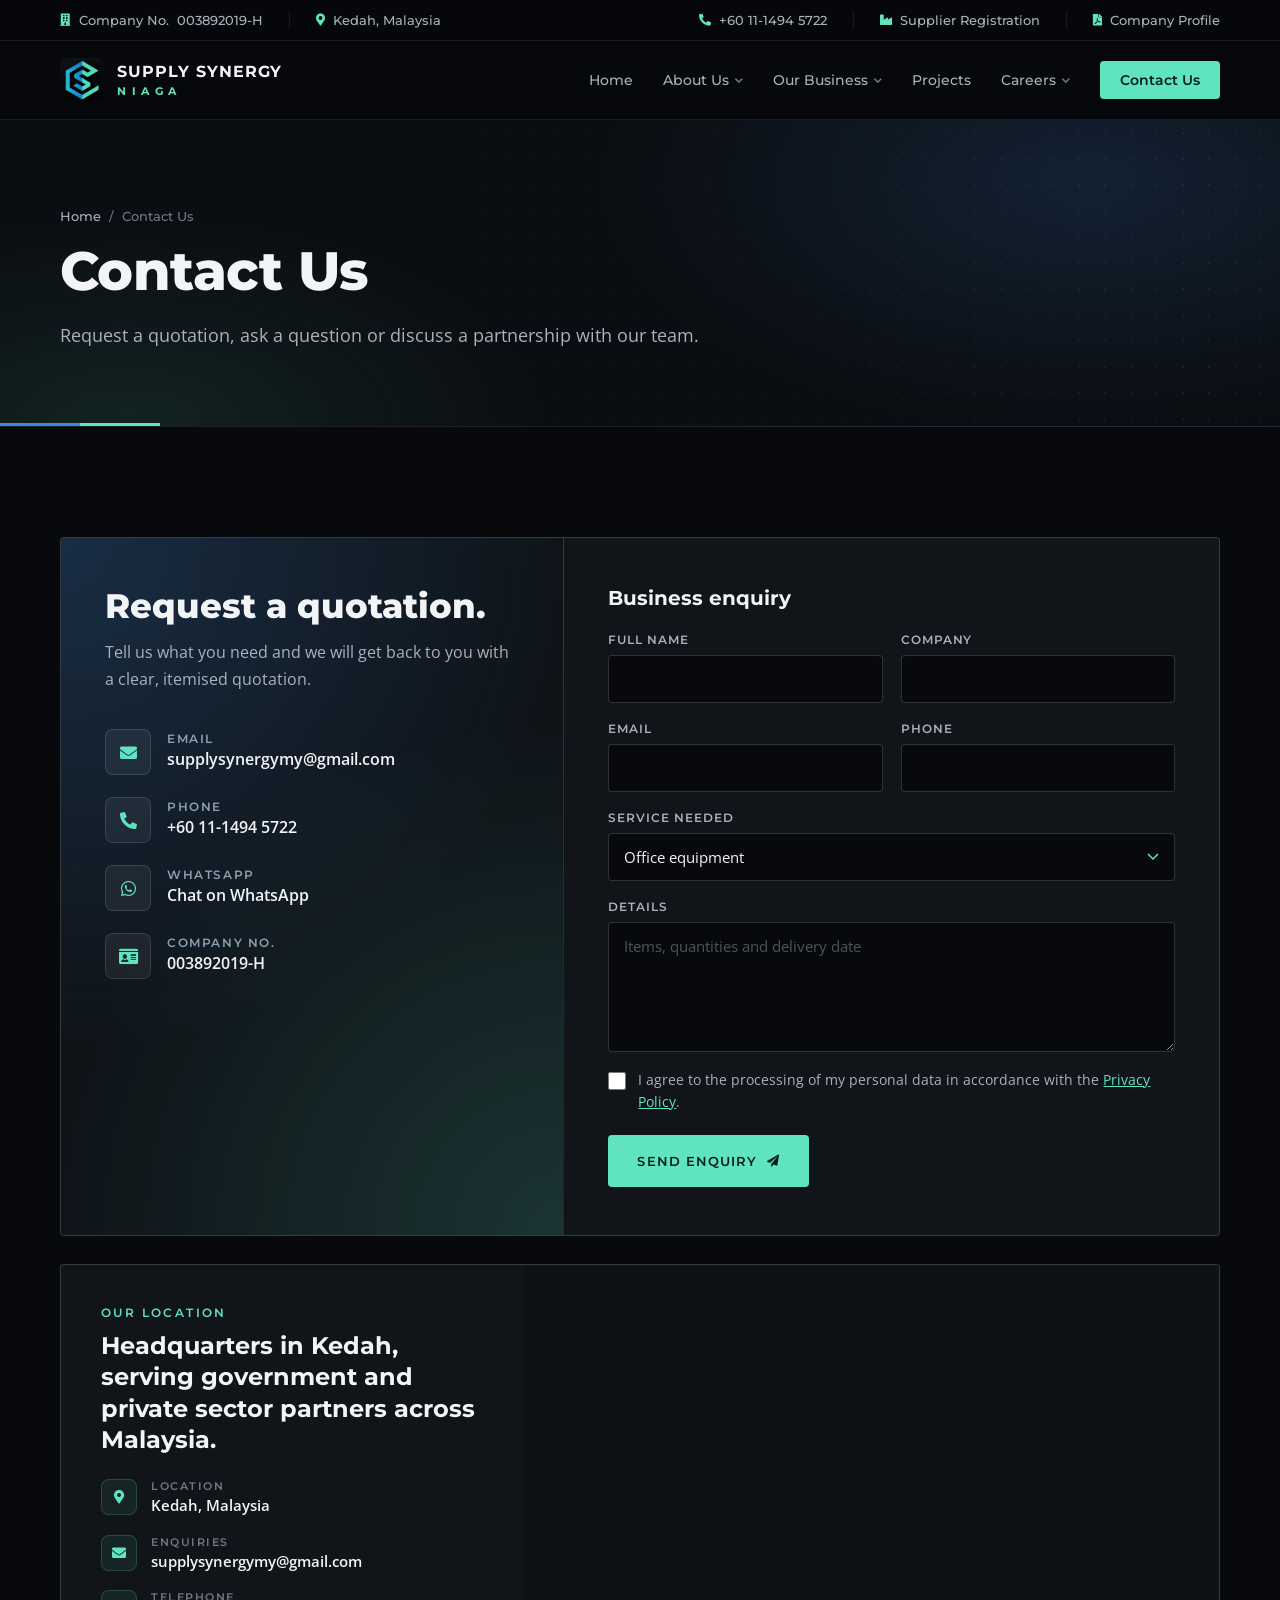
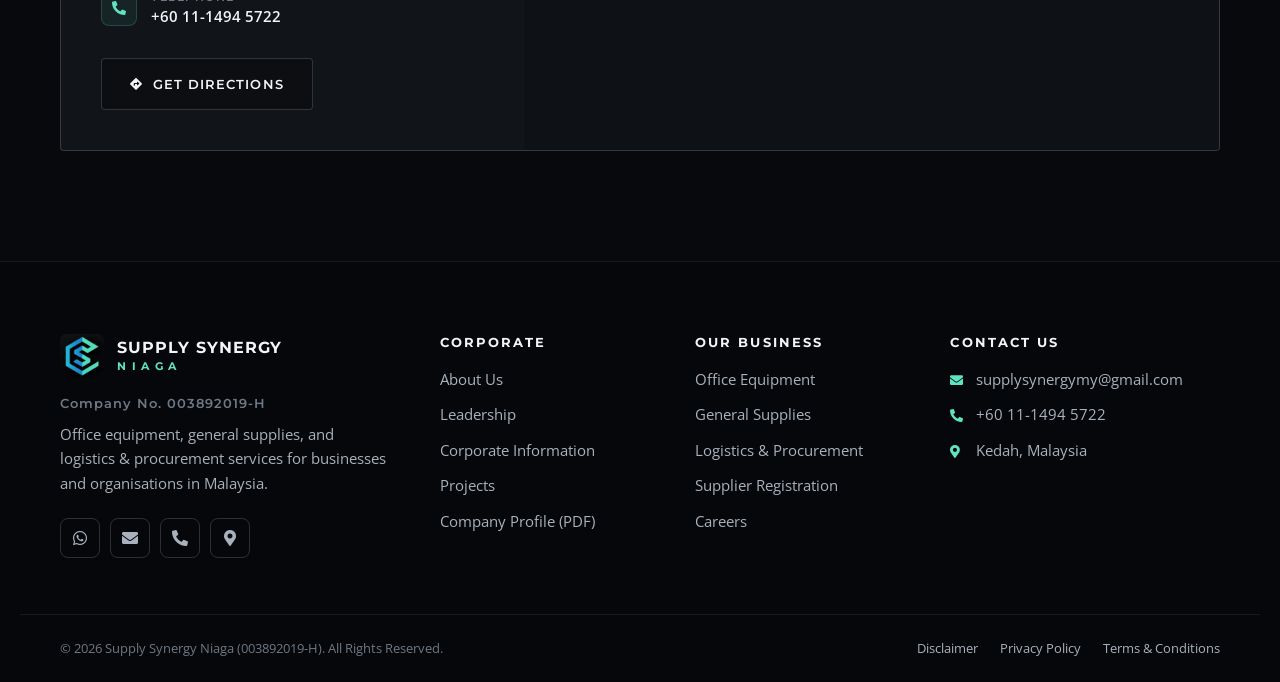
<file: contact.html>
<!DOCTYPE html>
<html lang="en">
<head>
    <meta charset="UTF-8">
    <meta name="viewport" content="width=device-width, initial-scale=1.0">
    <title>Contact Us — Supply Synergy Niaga</title>
    <meta name="description" content="Contact Supply Synergy Niaga (003892019-H) for quotations, supply contracts and partnerships.">
    <link rel="preconnect" href="https://fonts.googleapis.com">
    <link rel="preconnect" href="https://fonts.gstatic.com" crossorigin>
    <link href="https://fonts.googleapis.com/css2?family=Montserrat:wght@500;600;700;800&family=Open+Sans:wght@400;500;600&display=swap" rel="stylesheet">
    <link rel="stylesheet" href="https://cdnjs.cloudflare.com/ajax/libs/font-awesome/5.15.3/css/all.min.css">
    <link rel="stylesheet" href="style.css">
    <link rel="icon" type="image/png" href="image/sc-icon.png">
    <link rel="apple-touch-icon" href="image/sc-icon.png">
    <script>
        /* A refresh always returns to the top of the Home page. Normal links and Back/Forward are unaffected. */
        (function () {
            var nav = performance.getEntriesByType && performance.getEntriesByType('navigation')[0];
            if (nav && nav.type === 'reload') location.replace('index.html');
        })();
    </script>
</head>
<body>

<!-- ═════════ TOP BAR ═════════ -->
<div class="topbar">
    <div class="wrap topbar-inner">
        <div class="tb-left">
            <span><i class="fas fa-building"></i><span class="tb-long">Company No.</span><span class="tb-short">Co. No.</span>003892019-H</span>
            <span><i class="fas fa-map-marker-alt"></i>Kedah, Malaysia</span>
        </div>
        <div class="tb-right">
            <a href="tel:+601114945722"><i class="fas fa-phone-alt"></i>+60 11-1494 5722</a>
            <a href="careers.html#suppliers"><i class="fas fa-industry"></i><span class="tb-long">Supplier Registration</span><span class="tb-short">Suppliers</span></a>
            <a href="company-profile.pdf" target="_blank"><i class="fas fa-file-pdf"></i><span class="tb-long">Company Profile</span><span class="tb-short">Profile</span></a>
        </div>
    </div>
</div>

<!-- ═════════ HEADER ═════════ -->
<header class="header" id="header">
    <span class="progress" id="progress" aria-hidden="true"></span>
    <div class="wrap header-inner">
        <a href="index.html" class="brand">
            <span class="biz-mark" aria-hidden="true"></span>
            <span class="brand-name">Supply Synergy <span class="biz-accent">Niaga</span></span>
        </a>
        <nav class="nav" id="nav">
            <a href="index.html" class="top">Home</a>
            <div class="dd">
                <a href="about.html" class="top">About Us <i class="fas fa-chevron-down dd-caret"></i></a>
                <div class="dd-menu mega">
                    <div class="mega-intro">
                        <p class="mega-title">About Us</p>
                        <p>A Malaysian supply, logistics and procurement company built on integrity and reliability.</p>
                        <a href="about.html" class="text-link">Overview <i class="fas fa-arrow-right"></i></a>
                    </div>
                    <div class="mega-links">
                        <a href="about.html#profile"><strong>Corporate Profile</strong><span>Who we are and what we do</span></a>
                        <a href="about.html#vision"><strong>Vision &amp; Mission</strong><span>Our direction and core values</span></a>
                        <a href="about.html#leadership"><strong>Leadership</strong><span>The team that leads the company</span></a>
                        <a href="about.html#corporate-info"><strong>Corporate Information</strong><span>Registration and company details</span></a>
                    </div>
                </div>
            </div>
            <div class="dd">
                <a href="services.html" class="top">Our Business <i class="fas fa-chevron-down dd-caret"></i></a>
                <div class="dd-menu mega">
                    <div class="mega-intro">
                        <p class="mega-title">Our Business</p>
                        <p>Three lines of business, delivered as one service by a single accountable team.</p>
                        <a href="services.html" class="text-link">Overview <i class="fas fa-arrow-right"></i></a>
                    </div>
                    <div class="mega-links">
                        <a href="services.html#office-equipment"><strong>Office Equipment</strong><span>Furniture, machines and devices</span></a>
                        <a href="services.html#general-supplies"><strong>General Supplies</strong><span>Consumables, printing and merchandise</span></a>
                        <a href="services.html#logistics-procurement"><strong>Logistics &amp; Procurement</strong><span>Sourcing, purchasing and delivery</span></a>
                        <a href="services.html#industries"><strong>Industries We Serve</strong><span>Government, councils and private sector</span></a>
                    </div>
                </div>
            </div>
            <a href="projects.html" class="top">Projects</a>
            <div class="dd">
                <a href="careers.html" class="top">Careers <i class="fas fa-chevron-down dd-caret"></i></a>
                <div class="dd-menu mega">
                    <div class="mega-intro">
                        <p class="mega-title">Careers</p>
                        <p>We welcome talented people, reliable suppliers and like-minded businesses to grow with us.</p>
                        <a href="careers.html" class="text-link">Overview <i class="fas fa-arrow-right"></i></a>
                    </div>
                    <div class="mega-links">
                        <a href="careers.html#careers"><strong>Join Our Team</strong><span>Send us your resume</span></a>
                        <a href="careers.html#suppliers"><strong>Supplier Registration</strong><span>Register as a supplier</span></a>
                        <a href="careers.html#partnership"><strong>Business Partnership</strong><span>Joint tenders and co-supply</span></a>
                    </div>
                </div>
            </div>
            <a href="contact.html" class="nav-cta current" aria-current="page">Contact Us</a>
            <div class="nav-quick">
                <a href="tel:+601114945722"><i class="fas fa-phone-alt"></i>Call</a>
                <a href="https://wa.me/601114945722" target="_blank" rel="noopener"><i class="fab fa-whatsapp"></i>WhatsApp</a>
            </div>
            <span class="nav-indicator" id="navIndicator" aria-hidden="true"></span>
        </nav>
        <button class="menu" id="menu" aria-label="Open menu" aria-expanded="false">
            <span></span><span></span><span></span>
        </button>
    </div>
</header>
<main>
<section class="page-hero">
    <div class="wrap">
        <p class="crumbs"><a href="index.html">Home</a> &nbsp;/&nbsp; Contact Us</p>
        <h1>Contact Us</h1>
        <p class="ph-sub">Request a quotation, ask a question or discuss a partnership with our team.</p>
    </div>
</section>

<section class="section">
    <div class="wrap">
        <div class="contact-box">
            <div class="contact-info">
                <h2>Request a quotation.</h2>
                <p>Tell us what you need and we will get back to you with a clear, itemised quotation.</p>
                <ul class="contact-list">
                    <li><span class="ci"><i class="fas fa-envelope"></i></span><div><small>Email</small><a href="mailto:supplysynergymy@gmail.com">supplysynergymy@gmail.com</a></div></li>
                    <li><span class="ci"><i class="fas fa-phone-alt"></i></span><div><small>Phone</small><a href="tel:+601114945722">+60 11-1494 5722</a></div></li>
                    <li><span class="ci"><i class="fab fa-whatsapp"></i></span><div><small>WhatsApp</small><a href="https://wa.me/601114945722" target="_blank" rel="noopener">Chat on WhatsApp</a></div></li>
                    <li><span class="ci"><i class="fas fa-id-card"></i></span><div><small>Company No.</small><span>003892019-H</span></div></li>
                </ul>
            </div>
            <form class="contact-form" id="enquiryForm" action="https://formsubmit.co/supplysynergymy@gmail.com" method="POST">
                <input type="hidden" name="_subject" value="New business enquiry from website">
                <input type="hidden" name="_autoresponse" value="Thank you for contacting Supply Synergy Niaga. We have received your enquiry and our team will get back to you with a quotation or follow-up as soon as possible. For urgent matters, please call or WhatsApp us at +60 11-1494 5722. This is an automated confirmation; a copy of your enquiry is included below.">
                <input type="hidden" name="_captcha" value="false">
                <input type="hidden" name="_template" value="table">
                <label class="hp" aria-hidden="true">Leave this unticked<input type="checkbox" name="hp_check" value="1" tabindex="-1"></label>
                <p class="form-title">Business enquiry</p>
                <div class="form-row">
                    <label>Full Name<input type="text" name="name" autocomplete="name" required></label>
                    <label>Company<input type="text" name="company" autocomplete="organization" required></label>
                </div>
                <div class="form-row">
                    <label>Email<input type="email" name="email" autocomplete="email" required></label>
                    <label>Phone<input type="tel" name="phone" autocomplete="tel"></label>
                </div>
                <label>Service needed
                    <select name="service">
                        <option>Office equipment</option>
                        <option>General supplies</option>
                        <option>Logistics &amp; procurement</option>
                        <option>Printing &amp; merchandise</option>
                        <option>More than one service</option>
                        <option>Other</option>
                    </select>
                </label>
                <label>Details<textarea name="message" rows="5" placeholder="Items, quantities and delivery date" required></textarea></label>
                <label class="consent"><input type="checkbox" name="pdpa_consent" value="Agreed" required><span>I agree to the processing of my personal data in accordance with the <a href="privacy-policy.html" target="_blank">Privacy Policy</a>.</span></label>
                <button type="submit" class="btn btn-primary">Send Enquiry <i class="fas fa-paper-plane"></i></button>
                <div class="form-status" id="formStatus" role="status" aria-live="polite" hidden></div>
            </form>
        </div>

        <div class="location">
            <div class="loc-info">
                <p class="eyebrow-sm">Our Location</p>
                <h3>Headquarters in Kedah, serving government and private sector partners across Malaysia.</h3>
                <ul>
                    <li><i class="fas fa-map-marker-alt"></i><span><small>Location</small>Kedah, Malaysia</span></li>
                    <li><i class="fas fa-envelope"></i><span><small>Enquiries</small>supplysynergymy@gmail.com</span></li>
                    <li><i class="fas fa-phone-alt"></i><span><small>Telephone</small>+60 11-1494 5722</span></li>
                </ul>
                <a href="https://maps.app.goo.gl/RT6RMcLfSnPnwhN46" target="_blank" rel="noopener" class="btn btn-outline"><i class="fas fa-directions"></i> Get Directions</a>
            </div>
            <div class="map">
                <iframe title="Supply Synergy Niaga location map" src="https://maps.google.com/maps?q=6.255342,100.217956&amp;z=16&amp;output=embed" loading="lazy" referrerpolicy="no-referrer-when-downgrade" allowfullscreen></iframe>
            </div>
        </div>
    </div>
</section>
</main>

<!-- ═════════ FOOTER ═════════ -->
<footer class="biz-footer">
    <div class="wrap bf-grid">
        <div class="bf-brand">
            <a href="index.html" class="brand">
                <span class="biz-mark" aria-hidden="true"></span>
                <span class="brand-name">Supply Synergy <span class="biz-accent">Niaga</span></span>
            </a>
            <p class="bf-reg">Company No. 003892019-H</p>
            <p>Office equipment, general supplies, and logistics &amp; procurement services for businesses and organisations in Malaysia.</p>
            <div class="bf-social">
                <a href="https://wa.me/601114945722" target="_blank" rel="noopener" aria-label="WhatsApp"><i class="fab fa-whatsapp"></i></a>
                <a href="mailto:supplysynergymy@gmail.com" aria-label="Email"><i class="fas fa-envelope"></i></a>
                <a href="tel:+601114945722" aria-label="Phone"><i class="fas fa-phone-alt"></i></a>
                <a href="https://maps.app.goo.gl/RT6RMcLfSnPnwhN46" target="_blank" rel="noopener" aria-label="Location"><i class="fas fa-map-marker-alt"></i></a>
            </div>
        </div>
        <div>
            <h4>Corporate</h4>
            <ul>
                <li><a href="about.html">About Us</a></li>
                <li><a href="about.html#leadership">Leadership</a></li>
                <li><a href="about.html#corporate-info">Corporate Information</a></li>
                <li><a href="projects.html">Projects</a></li>
                <li><a href="company-profile.pdf" target="_blank">Company Profile (PDF)</a></li>
            </ul>
        </div>
        <div>
            <h4>Our Business</h4>
            <ul>
                <li><a href="services.html#office-equipment">Office Equipment</a></li>
                <li><a href="services.html#general-supplies">General Supplies</a></li>
                <li><a href="services.html#logistics-procurement">Logistics &amp; Procurement</a></li>
                <li><a href="careers.html#suppliers">Supplier Registration</a></li>
                <li><a href="careers.html">Careers</a></li>
            </ul>
        </div>
        <div>
            <h4>Contact Us</h4>
            <ul class="bf-contact">
                <li><i class="fas fa-envelope"></i><a href="mailto:supplysynergymy@gmail.com">supplysynergymy@gmail.com</a></li>
                <li><i class="fas fa-phone-alt"></i><a href="tel:+601114945722">+60 11-1494 5722</a></li>
                <li><i class="fas fa-map-marker-alt"></i><a href="https://maps.app.goo.gl/RT6RMcLfSnPnwhN46" target="_blank" rel="noopener">Kedah, Malaysia</a></li>
            </ul>
        </div>
    </div>
    <div class="wrap bf-bottom">
        <span>&copy; 2026 Supply Synergy Niaga (003892019-H). All Rights Reserved.</span>
        <nav class="bf-legal" aria-label="Legal">
            <a href="disclaimer.html">Disclaimer</a>
            <a href="privacy-policy.html">Privacy Policy</a>
            <a href="terms.html">Terms &amp; Conditions</a>
        </nav>
    </div>
</footer>

<script src="script.js"></script>
</body>
</html>
</file>
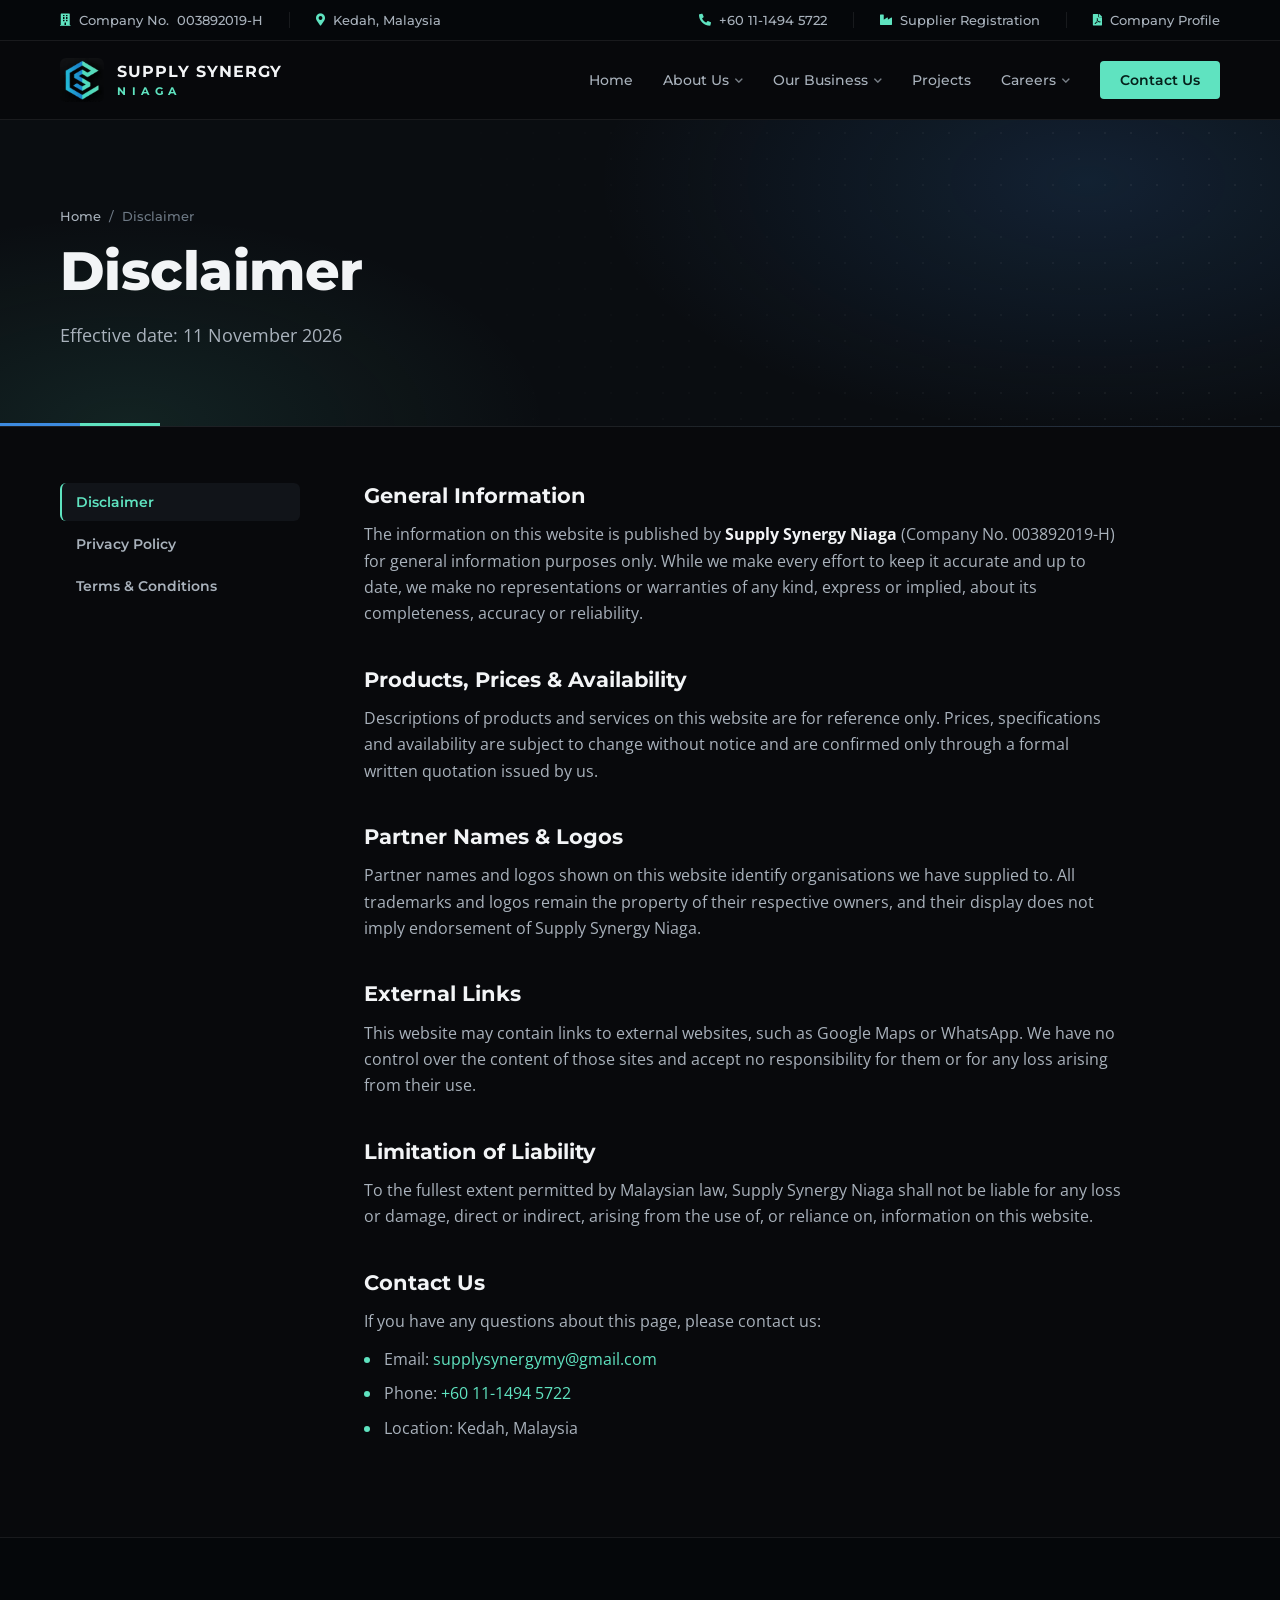
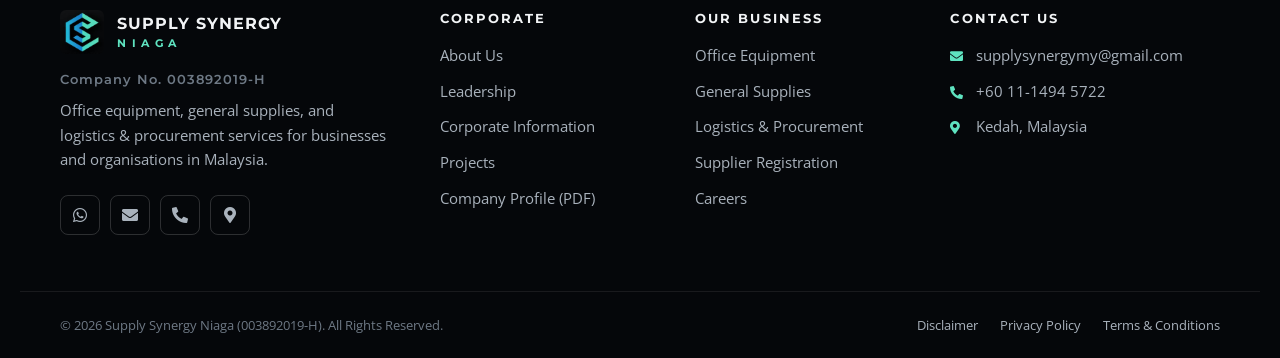
<file: disclaimer.html>
<!DOCTYPE html>
<html lang="en">
<head>
    <meta charset="UTF-8">
    <meta name="viewport" content="width=device-width, initial-scale=1.0">
    <title>Disclaimer — Supply Synergy Niaga</title>
    <meta name="description" content="Disclaimer of Supply Synergy Niaga (003892019-H).">
    <link rel="preconnect" href="https://fonts.googleapis.com">
    <link rel="preconnect" href="https://fonts.gstatic.com" crossorigin>
    <link href="https://fonts.googleapis.com/css2?family=Montserrat:wght@500;600;700;800&family=Open+Sans:wght@400;500;600&display=swap" rel="stylesheet">
    <link rel="stylesheet" href="https://cdnjs.cloudflare.com/ajax/libs/font-awesome/5.15.3/css/all.min.css">
    <link rel="stylesheet" href="style.css">
    <link rel="icon" type="image/png" href="image/sc-icon.png">
    <link rel="apple-touch-icon" href="image/sc-icon.png">
    <script>
        /* A refresh always returns to the top of the Home page. Normal links and Back/Forward are unaffected. */
        (function () {
            var nav = performance.getEntriesByType && performance.getEntriesByType('navigation')[0];
            if (nav && nav.type === 'reload') location.replace('index.html');
        })();
    </script>
</head>
<body>

<!-- This document is a general template. Have it reviewed by a legal advisor before relying on it. -->

<!-- ═════════ TOP BAR ═════════ -->
<div class="topbar">
    <div class="wrap topbar-inner">
        <div class="tb-left">
            <span><i class="fas fa-building"></i><span class="tb-long">Company No.</span><span class="tb-short">Co. No.</span>003892019-H</span>
            <span><i class="fas fa-map-marker-alt"></i>Kedah, Malaysia</span>
        </div>
        <div class="tb-right">
            <a href="tel:+601114945722"><i class="fas fa-phone-alt"></i>+60 11-1494 5722</a>
            <a href="careers.html#suppliers"><i class="fas fa-industry"></i><span class="tb-long">Supplier Registration</span><span class="tb-short">Suppliers</span></a>
            <a href="company-profile.pdf" target="_blank"><i class="fas fa-file-pdf"></i><span class="tb-long">Company Profile</span><span class="tb-short">Profile</span></a>
        </div>
    </div>
</div>

<!-- ═════════ HEADER ═════════ -->
<header class="header" id="header">
    <span class="progress" id="progress" aria-hidden="true"></span>
    <div class="wrap header-inner">
        <a href="index.html" class="brand">
            <span class="biz-mark" aria-hidden="true"></span>
            <span class="brand-name">Supply Synergy <span class="biz-accent">Niaga</span></span>
        </a>
        <nav class="nav" id="nav">
            <a href="index.html" class="top">Home</a>
            <div class="dd">
                <a href="about.html" class="top">About Us <i class="fas fa-chevron-down dd-caret"></i></a>
                <div class="dd-menu mega">
                    <div class="mega-intro">
                        <p class="mega-title">About Us</p>
                        <p>A Malaysian supply, logistics and procurement company built on integrity and reliability.</p>
                        <a href="about.html" class="text-link">Overview <i class="fas fa-arrow-right"></i></a>
                    </div>
                    <div class="mega-links">
                        <a href="about.html#profile"><strong>Corporate Profile</strong><span>Who we are and what we do</span></a>
                        <a href="about.html#vision"><strong>Vision &amp; Mission</strong><span>Our direction and core values</span></a>
                        <a href="about.html#leadership"><strong>Leadership</strong><span>The team that leads the company</span></a>
                        <a href="about.html#corporate-info"><strong>Corporate Information</strong><span>Registration and company details</span></a>
                    </div>
                </div>
            </div>
            <div class="dd">
                <a href="services.html" class="top">Our Business <i class="fas fa-chevron-down dd-caret"></i></a>
                <div class="dd-menu mega">
                    <div class="mega-intro">
                        <p class="mega-title">Our Business</p>
                        <p>Three lines of business, delivered as one service by a single accountable team.</p>
                        <a href="services.html" class="text-link">Overview <i class="fas fa-arrow-right"></i></a>
                    </div>
                    <div class="mega-links">
                        <a href="services.html#office-equipment"><strong>Office Equipment</strong><span>Furniture, machines and devices</span></a>
                        <a href="services.html#general-supplies"><strong>General Supplies</strong><span>Consumables, printing and merchandise</span></a>
                        <a href="services.html#logistics-procurement"><strong>Logistics &amp; Procurement</strong><span>Sourcing, purchasing and delivery</span></a>
                        <a href="services.html#industries"><strong>Industries We Serve</strong><span>Government, councils and private sector</span></a>
                    </div>
                </div>
            </div>
            <a href="projects.html" class="top">Projects</a>
            <div class="dd">
                <a href="careers.html" class="top">Careers <i class="fas fa-chevron-down dd-caret"></i></a>
                <div class="dd-menu mega">
                    <div class="mega-intro">
                        <p class="mega-title">Careers</p>
                        <p>We welcome talented people, reliable suppliers and like-minded businesses to grow with us.</p>
                        <a href="careers.html" class="text-link">Overview <i class="fas fa-arrow-right"></i></a>
                    </div>
                    <div class="mega-links">
                        <a href="careers.html#careers"><strong>Join Our Team</strong><span>Send us your resume</span></a>
                        <a href="careers.html#suppliers"><strong>Supplier Registration</strong><span>Register as a supplier</span></a>
                        <a href="careers.html#partnership"><strong>Business Partnership</strong><span>Joint tenders and co-supply</span></a>
                    </div>
                </div>
            </div>
            <a href="contact.html" class="nav-cta">Contact Us</a>
            <div class="nav-quick">
                <a href="tel:+601114945722"><i class="fas fa-phone-alt"></i>Call</a>
                <a href="https://wa.me/601114945722" target="_blank" rel="noopener"><i class="fab fa-whatsapp"></i>WhatsApp</a>
            </div>
            <span class="nav-indicator" id="navIndicator" aria-hidden="true"></span>
        </nav>
        <button class="menu" id="menu" aria-label="Open menu" aria-expanded="false">
            <span></span><span></span><span></span>
        </button>
    </div>
</header>
<main>
<section class="page-hero">
    <div class="wrap">
        <p class="crumbs"><a href="index.html">Home</a> &nbsp;/&nbsp; Disclaimer</p>
        <h1>Disclaimer</h1>
        <p class="ph-sub">Effective date: 11 November 2026</p>
    </div>
</section>

<section class="legal">
    <div class="wrap legal-grid">
        <nav class="legal-nav" aria-label="Legal pages">
                <a href="disclaimer.html" class="current" aria-current="page">Disclaimer</a>
                <a href="privacy-policy.html">Privacy Policy</a>
                <a href="terms.html">Terms &amp; Conditions</a>
        </nav>
        <article class="legal-body">
            <h2>General Information</h2>
            <p>The information on this website is published by <strong>Supply Synergy Niaga</strong> (Company No. 003892019-H) for general information purposes only. While we make every effort to keep it accurate and up to date, we make no representations or warranties of any kind, express or implied, about its completeness, accuracy or reliability.</p>

            <h2>Products, Prices &amp; Availability</h2>
            <p>Descriptions of products and services on this website are for reference only. Prices, specifications and availability are subject to change without notice and are confirmed only through a formal written quotation issued by us.</p>

            <h2>Partner Names &amp; Logos</h2>
            <p>Partner names and logos shown on this website identify organisations we have supplied to. All trademarks and logos remain the property of their respective owners, and their display does not imply endorsement of Supply Synergy Niaga.</p>

            <h2>External Links</h2>
            <p>This website may contain links to external websites, such as Google Maps or WhatsApp. We have no control over the content of those sites and accept no responsibility for them or for any loss arising from their use.</p>

            <h2>Limitation of Liability</h2>
            <p>To the fullest extent permitted by Malaysian law, Supply Synergy Niaga shall not be liable for any loss or damage, direct or indirect, arising from the use of, or reliance on, information on this website.</p>

            <h2>Contact Us</h2>
            <p>If you have any questions about this page, please contact us:</p>
            <ul>
                <li>Email: <a href="mailto:supplysynergymy@gmail.com">supplysynergymy@gmail.com</a></li>
                <li>Phone: <a href="tel:+601114945722">+60 11-1494 5722</a></li>
                <li>Location: Kedah, Malaysia</li>
            </ul>
        </article>
    </div>
</section>
</main>

<!-- ═════════ FOOTER ═════════ -->
<footer class="biz-footer">
    <div class="wrap bf-grid">
        <div class="bf-brand">
            <a href="index.html" class="brand">
                <span class="biz-mark" aria-hidden="true"></span>
                <span class="brand-name">Supply Synergy <span class="biz-accent">Niaga</span></span>
            </a>
            <p class="bf-reg">Company No. 003892019-H</p>
            <p>Office equipment, general supplies, and logistics &amp; procurement services for businesses and organisations in Malaysia.</p>
            <div class="bf-social">
                <a href="https://wa.me/601114945722" target="_blank" rel="noopener" aria-label="WhatsApp"><i class="fab fa-whatsapp"></i></a>
                <a href="mailto:supplysynergymy@gmail.com" aria-label="Email"><i class="fas fa-envelope"></i></a>
                <a href="tel:+601114945722" aria-label="Phone"><i class="fas fa-phone-alt"></i></a>
                <a href="https://maps.app.goo.gl/RT6RMcLfSnPnwhN46" target="_blank" rel="noopener" aria-label="Location"><i class="fas fa-map-marker-alt"></i></a>
            </div>
        </div>
        <div>
            <h4>Corporate</h4>
            <ul>
                <li><a href="about.html">About Us</a></li>
                <li><a href="about.html#leadership">Leadership</a></li>
                <li><a href="about.html#corporate-info">Corporate Information</a></li>
                <li><a href="projects.html">Projects</a></li>
                <li><a href="company-profile.pdf" target="_blank">Company Profile (PDF)</a></li>
            </ul>
        </div>
        <div>
            <h4>Our Business</h4>
            <ul>
                <li><a href="services.html#office-equipment">Office Equipment</a></li>
                <li><a href="services.html#general-supplies">General Supplies</a></li>
                <li><a href="services.html#logistics-procurement">Logistics &amp; Procurement</a></li>
                <li><a href="careers.html#suppliers">Supplier Registration</a></li>
                <li><a href="careers.html">Careers</a></li>
            </ul>
        </div>
        <div>
            <h4>Contact Us</h4>
            <ul class="bf-contact">
                <li><i class="fas fa-envelope"></i><a href="mailto:supplysynergymy@gmail.com">supplysynergymy@gmail.com</a></li>
                <li><i class="fas fa-phone-alt"></i><a href="tel:+601114945722">+60 11-1494 5722</a></li>
                <li><i class="fas fa-map-marker-alt"></i><a href="https://maps.app.goo.gl/RT6RMcLfSnPnwhN46" target="_blank" rel="noopener">Kedah, Malaysia</a></li>
            </ul>
        </div>
    </div>
    <div class="wrap bf-bottom">
        <span>&copy; 2026 Supply Synergy Niaga (003892019-H). All Rights Reserved.</span>
        <nav class="bf-legal" aria-label="Legal">
            <a href="disclaimer.html">Disclaimer</a>
            <a href="privacy-policy.html">Privacy Policy</a>
            <a href="terms.html">Terms &amp; Conditions</a>
        </nav>
    </div>
</footer>

<script src="script.js"></script>
</body>
</html>
</file>
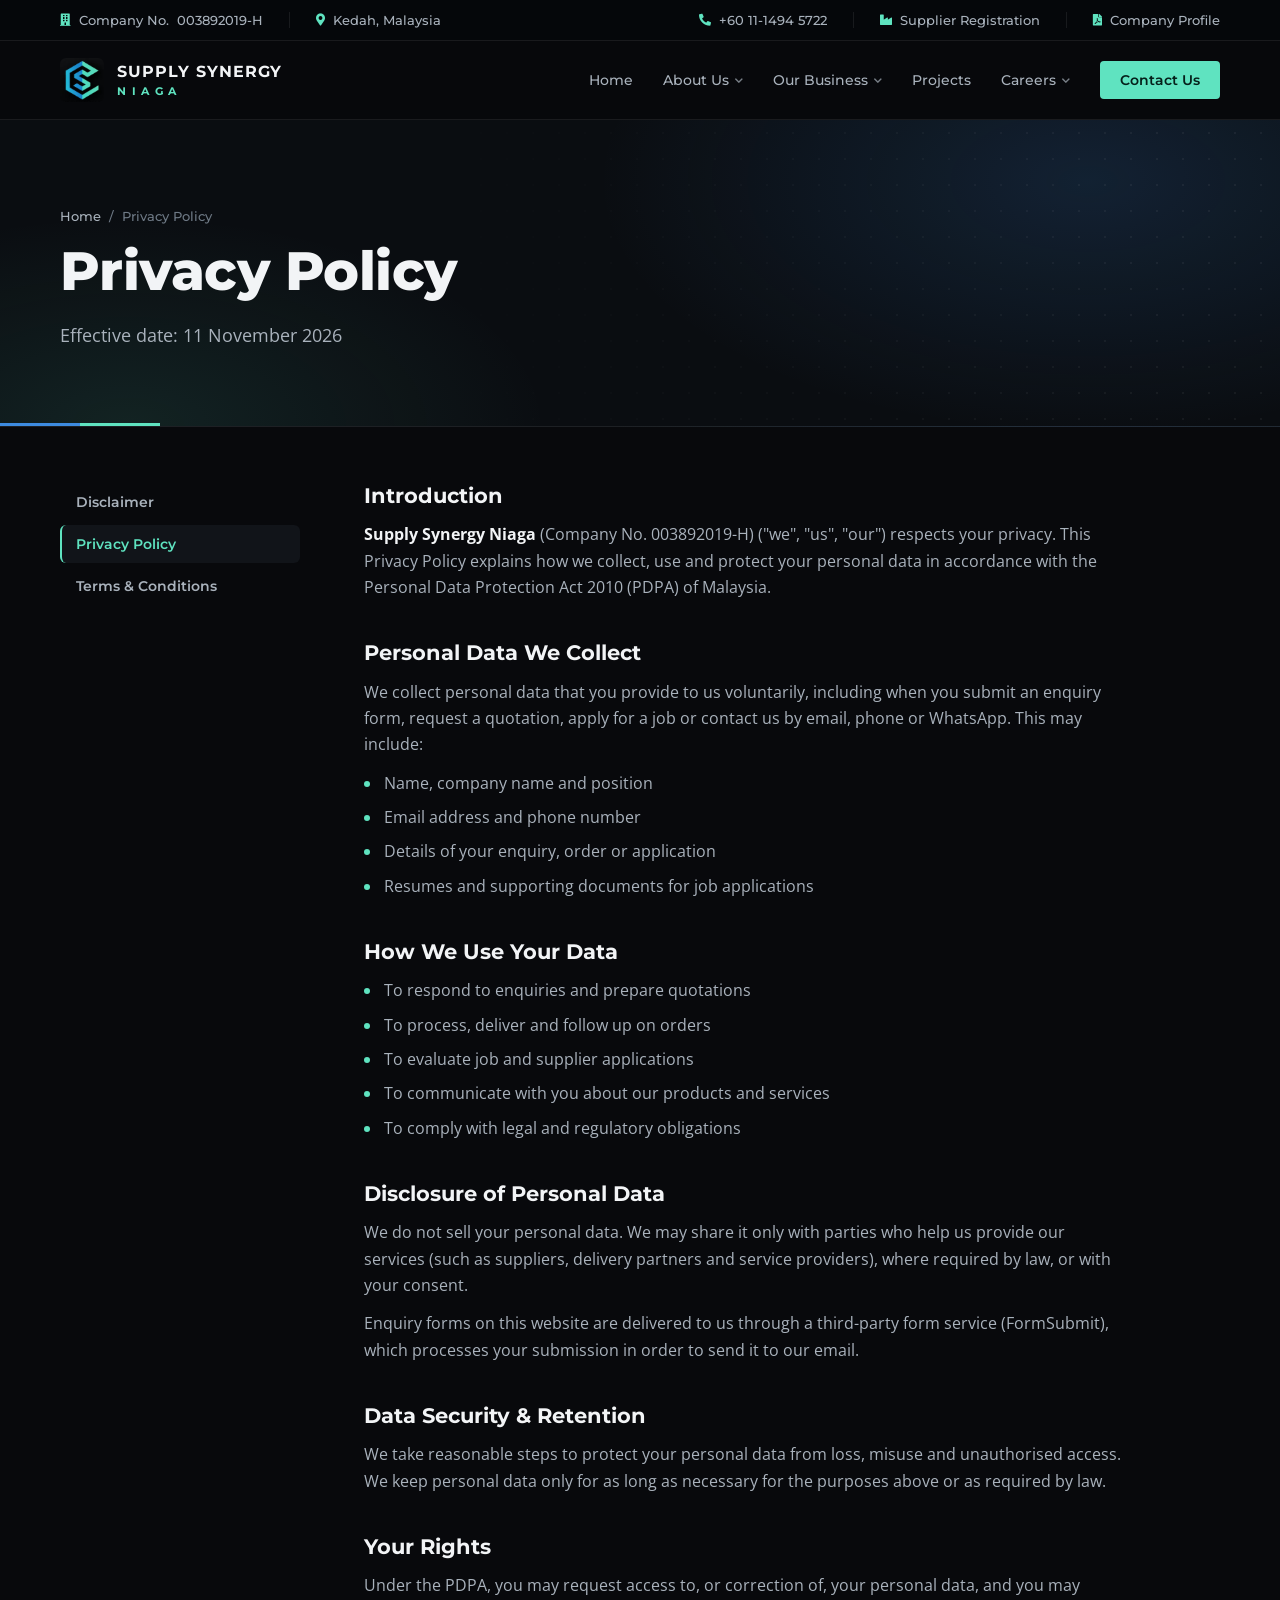
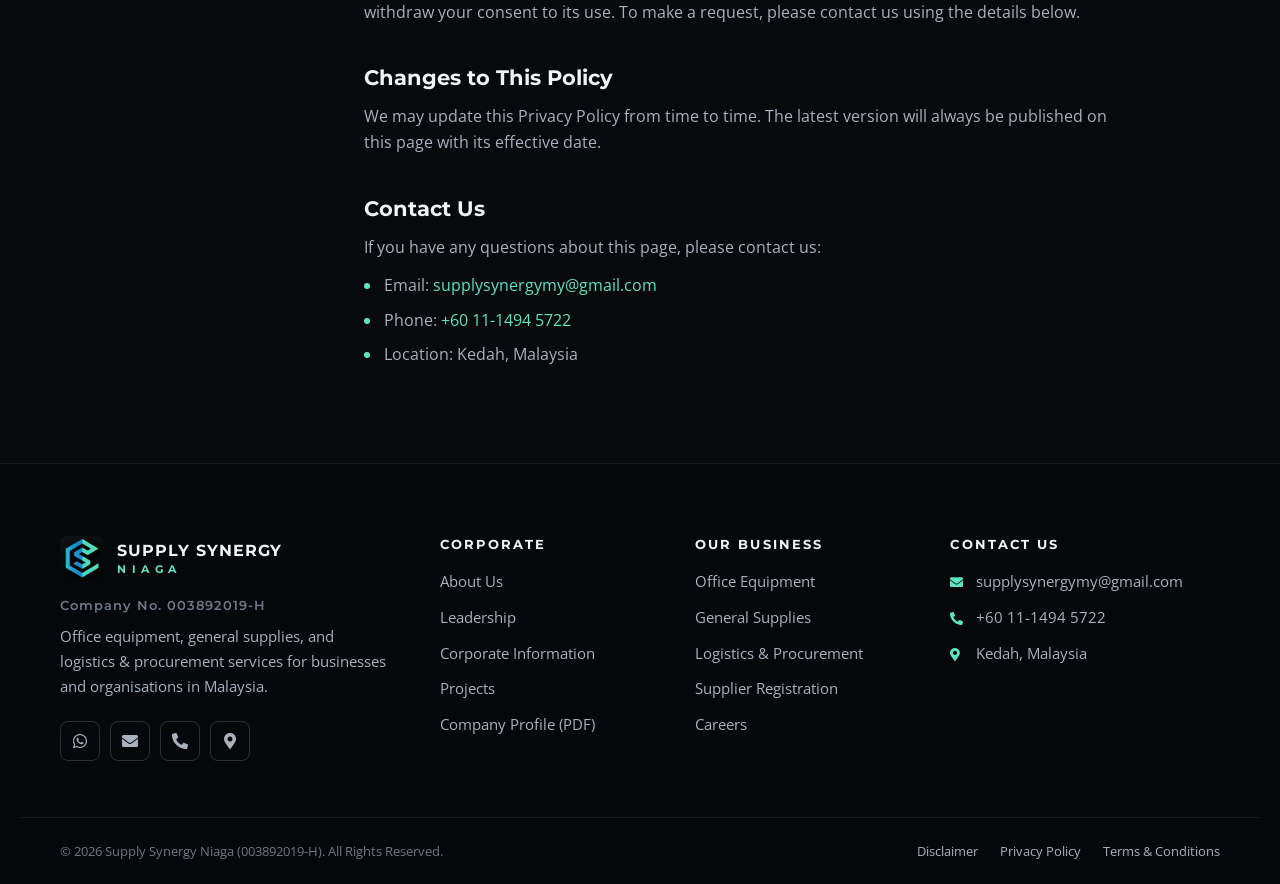
<file: privacy-policy.html>
<!DOCTYPE html>
<html lang="en">
<head>
    <meta charset="UTF-8">
    <meta name="viewport" content="width=device-width, initial-scale=1.0">
    <title>Privacy Policy — Supply Synergy Niaga</title>
    <meta name="description" content="Privacy Policy of Supply Synergy Niaga (003892019-H).">
    <link rel="preconnect" href="https://fonts.googleapis.com">
    <link rel="preconnect" href="https://fonts.gstatic.com" crossorigin>
    <link href="https://fonts.googleapis.com/css2?family=Montserrat:wght@500;600;700;800&family=Open+Sans:wght@400;500;600&display=swap" rel="stylesheet">
    <link rel="stylesheet" href="https://cdnjs.cloudflare.com/ajax/libs/font-awesome/5.15.3/css/all.min.css">
    <link rel="stylesheet" href="style.css">
    <link rel="icon" type="image/png" href="image/sc-icon.png">
    <link rel="apple-touch-icon" href="image/sc-icon.png">
    <script>
        /* A refresh always returns to the top of the Home page. Normal links and Back/Forward are unaffected. */
        (function () {
            var nav = performance.getEntriesByType && performance.getEntriesByType('navigation')[0];
            if (nav && nav.type === 'reload') location.replace('index.html');
        })();
    </script>
</head>
<body>

<!-- This document is a general template. Have it reviewed by a legal advisor before relying on it. -->

<!-- ═════════ TOP BAR ═════════ -->
<div class="topbar">
    <div class="wrap topbar-inner">
        <div class="tb-left">
            <span><i class="fas fa-building"></i><span class="tb-long">Company No.</span><span class="tb-short">Co. No.</span>003892019-H</span>
            <span><i class="fas fa-map-marker-alt"></i>Kedah, Malaysia</span>
        </div>
        <div class="tb-right">
            <a href="tel:+601114945722"><i class="fas fa-phone-alt"></i>+60 11-1494 5722</a>
            <a href="careers.html#suppliers"><i class="fas fa-industry"></i><span class="tb-long">Supplier Registration</span><span class="tb-short">Suppliers</span></a>
            <a href="company-profile.pdf" target="_blank"><i class="fas fa-file-pdf"></i><span class="tb-long">Company Profile</span><span class="tb-short">Profile</span></a>
        </div>
    </div>
</div>

<!-- ═════════ HEADER ═════════ -->
<header class="header" id="header">
    <span class="progress" id="progress" aria-hidden="true"></span>
    <div class="wrap header-inner">
        <a href="index.html" class="brand">
            <span class="biz-mark" aria-hidden="true"></span>
            <span class="brand-name">Supply Synergy <span class="biz-accent">Niaga</span></span>
        </a>
        <nav class="nav" id="nav">
            <a href="index.html" class="top">Home</a>
            <div class="dd">
                <a href="about.html" class="top">About Us <i class="fas fa-chevron-down dd-caret"></i></a>
                <div class="dd-menu mega">
                    <div class="mega-intro">
                        <p class="mega-title">About Us</p>
                        <p>A Malaysian supply, logistics and procurement company built on integrity and reliability.</p>
                        <a href="about.html" class="text-link">Overview <i class="fas fa-arrow-right"></i></a>
                    </div>
                    <div class="mega-links">
                        <a href="about.html#profile"><strong>Corporate Profile</strong><span>Who we are and what we do</span></a>
                        <a href="about.html#vision"><strong>Vision &amp; Mission</strong><span>Our direction and core values</span></a>
                        <a href="about.html#leadership"><strong>Leadership</strong><span>The team that leads the company</span></a>
                        <a href="about.html#corporate-info"><strong>Corporate Information</strong><span>Registration and company details</span></a>
                    </div>
                </div>
            </div>
            <div class="dd">
                <a href="services.html" class="top">Our Business <i class="fas fa-chevron-down dd-caret"></i></a>
                <div class="dd-menu mega">
                    <div class="mega-intro">
                        <p class="mega-title">Our Business</p>
                        <p>Three lines of business, delivered as one service by a single accountable team.</p>
                        <a href="services.html" class="text-link">Overview <i class="fas fa-arrow-right"></i></a>
                    </div>
                    <div class="mega-links">
                        <a href="services.html#office-equipment"><strong>Office Equipment</strong><span>Furniture, machines and devices</span></a>
                        <a href="services.html#general-supplies"><strong>General Supplies</strong><span>Consumables, printing and merchandise</span></a>
                        <a href="services.html#logistics-procurement"><strong>Logistics &amp; Procurement</strong><span>Sourcing, purchasing and delivery</span></a>
                        <a href="services.html#industries"><strong>Industries We Serve</strong><span>Government, councils and private sector</span></a>
                    </div>
                </div>
            </div>
            <a href="projects.html" class="top">Projects</a>
            <div class="dd">
                <a href="careers.html" class="top">Careers <i class="fas fa-chevron-down dd-caret"></i></a>
                <div class="dd-menu mega">
                    <div class="mega-intro">
                        <p class="mega-title">Careers</p>
                        <p>We welcome talented people, reliable suppliers and like-minded businesses to grow with us.</p>
                        <a href="careers.html" class="text-link">Overview <i class="fas fa-arrow-right"></i></a>
                    </div>
                    <div class="mega-links">
                        <a href="careers.html#careers"><strong>Join Our Team</strong><span>Send us your resume</span></a>
                        <a href="careers.html#suppliers"><strong>Supplier Registration</strong><span>Register as a supplier</span></a>
                        <a href="careers.html#partnership"><strong>Business Partnership</strong><span>Joint tenders and co-supply</span></a>
                    </div>
                </div>
            </div>
            <a href="contact.html" class="nav-cta">Contact Us</a>
            <div class="nav-quick">
                <a href="tel:+601114945722"><i class="fas fa-phone-alt"></i>Call</a>
                <a href="https://wa.me/601114945722" target="_blank" rel="noopener"><i class="fab fa-whatsapp"></i>WhatsApp</a>
            </div>
            <span class="nav-indicator" id="navIndicator" aria-hidden="true"></span>
        </nav>
        <button class="menu" id="menu" aria-label="Open menu" aria-expanded="false">
            <span></span><span></span><span></span>
        </button>
    </div>
</header>
<main>
<section class="page-hero">
    <div class="wrap">
        <p class="crumbs"><a href="index.html">Home</a> &nbsp;/&nbsp; Privacy Policy</p>
        <h1>Privacy Policy</h1>
        <p class="ph-sub">Effective date: 11 November 2026</p>
    </div>
</section>

<section class="legal">
    <div class="wrap legal-grid">
        <nav class="legal-nav" aria-label="Legal pages">
                <a href="disclaimer.html">Disclaimer</a>
                <a href="privacy-policy.html" class="current" aria-current="page">Privacy Policy</a>
                <a href="terms.html">Terms &amp; Conditions</a>
        </nav>
        <article class="legal-body">
            <h2>Introduction</h2>
            <p><strong>Supply Synergy Niaga</strong> (Company No. 003892019-H) ("we", "us", "our") respects your privacy. This Privacy Policy explains how we collect, use and protect your personal data in accordance with the Personal Data Protection Act 2010 (PDPA) of Malaysia.</p>

            <h2>Personal Data We Collect</h2>
            <p>We collect personal data that you provide to us voluntarily, including when you submit an enquiry form, request a quotation, apply for a job or contact us by email, phone or WhatsApp. This may include:</p>
            <ul>
                <li>Name, company name and position</li>
                <li>Email address and phone number</li>
                <li>Details of your enquiry, order or application</li>
                <li>Resumes and supporting documents for job applications</li>
            </ul>

            <h2>How We Use Your Data</h2>
            <ul>
                <li>To respond to enquiries and prepare quotations</li>
                <li>To process, deliver and follow up on orders</li>
                <li>To evaluate job and supplier applications</li>
                <li>To communicate with you about our products and services</li>
                <li>To comply with legal and regulatory obligations</li>
            </ul>

            <h2>Disclosure of Personal Data</h2>
            <p>We do not sell your personal data. We may share it only with parties who help us provide our services (such as suppliers, delivery partners and service providers), where required by law, or with your consent.</p>
            <p>Enquiry forms on this website are delivered to us through a third-party form service (FormSubmit), which processes your submission in order to send it to our email.</p>

            <h2>Data Security &amp; Retention</h2>
            <p>We take reasonable steps to protect your personal data from loss, misuse and unauthorised access. We keep personal data only for as long as necessary for the purposes above or as required by law.</p>

            <h2>Your Rights</h2>
            <p>Under the PDPA, you may request access to, or correction of, your personal data, and you may withdraw your consent to its use. To make a request, please contact us using the details below.</p>

            <h2>Changes to This Policy</h2>
            <p>We may update this Privacy Policy from time to time. The latest version will always be published on this page with its effective date.</p>

            <h2>Contact Us</h2>
            <p>If you have any questions about this page, please contact us:</p>
            <ul>
                <li>Email: <a href="mailto:supplysynergymy@gmail.com">supplysynergymy@gmail.com</a></li>
                <li>Phone: <a href="tel:+601114945722">+60 11-1494 5722</a></li>
                <li>Location: Kedah, Malaysia</li>
            </ul>
        </article>
    </div>
</section>
</main>

<!-- ═════════ FOOTER ═════════ -->
<footer class="biz-footer">
    <div class="wrap bf-grid">
        <div class="bf-brand">
            <a href="index.html" class="brand">
                <span class="biz-mark" aria-hidden="true"></span>
                <span class="brand-name">Supply Synergy <span class="biz-accent">Niaga</span></span>
            </a>
            <p class="bf-reg">Company No. 003892019-H</p>
            <p>Office equipment, general supplies, and logistics &amp; procurement services for businesses and organisations in Malaysia.</p>
            <div class="bf-social">
                <a href="https://wa.me/601114945722" target="_blank" rel="noopener" aria-label="WhatsApp"><i class="fab fa-whatsapp"></i></a>
                <a href="mailto:supplysynergymy@gmail.com" aria-label="Email"><i class="fas fa-envelope"></i></a>
                <a href="tel:+601114945722" aria-label="Phone"><i class="fas fa-phone-alt"></i></a>
                <a href="https://maps.app.goo.gl/RT6RMcLfSnPnwhN46" target="_blank" rel="noopener" aria-label="Location"><i class="fas fa-map-marker-alt"></i></a>
            </div>
        </div>
        <div>
            <h4>Corporate</h4>
            <ul>
                <li><a href="about.html">About Us</a></li>
                <li><a href="about.html#leadership">Leadership</a></li>
                <li><a href="about.html#corporate-info">Corporate Information</a></li>
                <li><a href="projects.html">Projects</a></li>
                <li><a href="company-profile.pdf" target="_blank">Company Profile (PDF)</a></li>
            </ul>
        </div>
        <div>
            <h4>Our Business</h4>
            <ul>
                <li><a href="services.html#office-equipment">Office Equipment</a></li>
                <li><a href="services.html#general-supplies">General Supplies</a></li>
                <li><a href="services.html#logistics-procurement">Logistics &amp; Procurement</a></li>
                <li><a href="careers.html#suppliers">Supplier Registration</a></li>
                <li><a href="careers.html">Careers</a></li>
            </ul>
        </div>
        <div>
            <h4>Contact Us</h4>
            <ul class="bf-contact">
                <li><i class="fas fa-envelope"></i><a href="mailto:supplysynergymy@gmail.com">supplysynergymy@gmail.com</a></li>
                <li><i class="fas fa-phone-alt"></i><a href="tel:+601114945722">+60 11-1494 5722</a></li>
                <li><i class="fas fa-map-marker-alt"></i><a href="https://maps.app.goo.gl/RT6RMcLfSnPnwhN46" target="_blank" rel="noopener">Kedah, Malaysia</a></li>
            </ul>
        </div>
    </div>
    <div class="wrap bf-bottom">
        <span>&copy; 2026 Supply Synergy Niaga (003892019-H). All Rights Reserved.</span>
        <nav class="bf-legal" aria-label="Legal">
            <a href="disclaimer.html">Disclaimer</a>
            <a href="privacy-policy.html">Privacy Policy</a>
            <a href="terms.html">Terms &amp; Conditions</a>
        </nav>
    </div>
</footer>

<script src="script.js"></script>
</body>
</html>
</file>
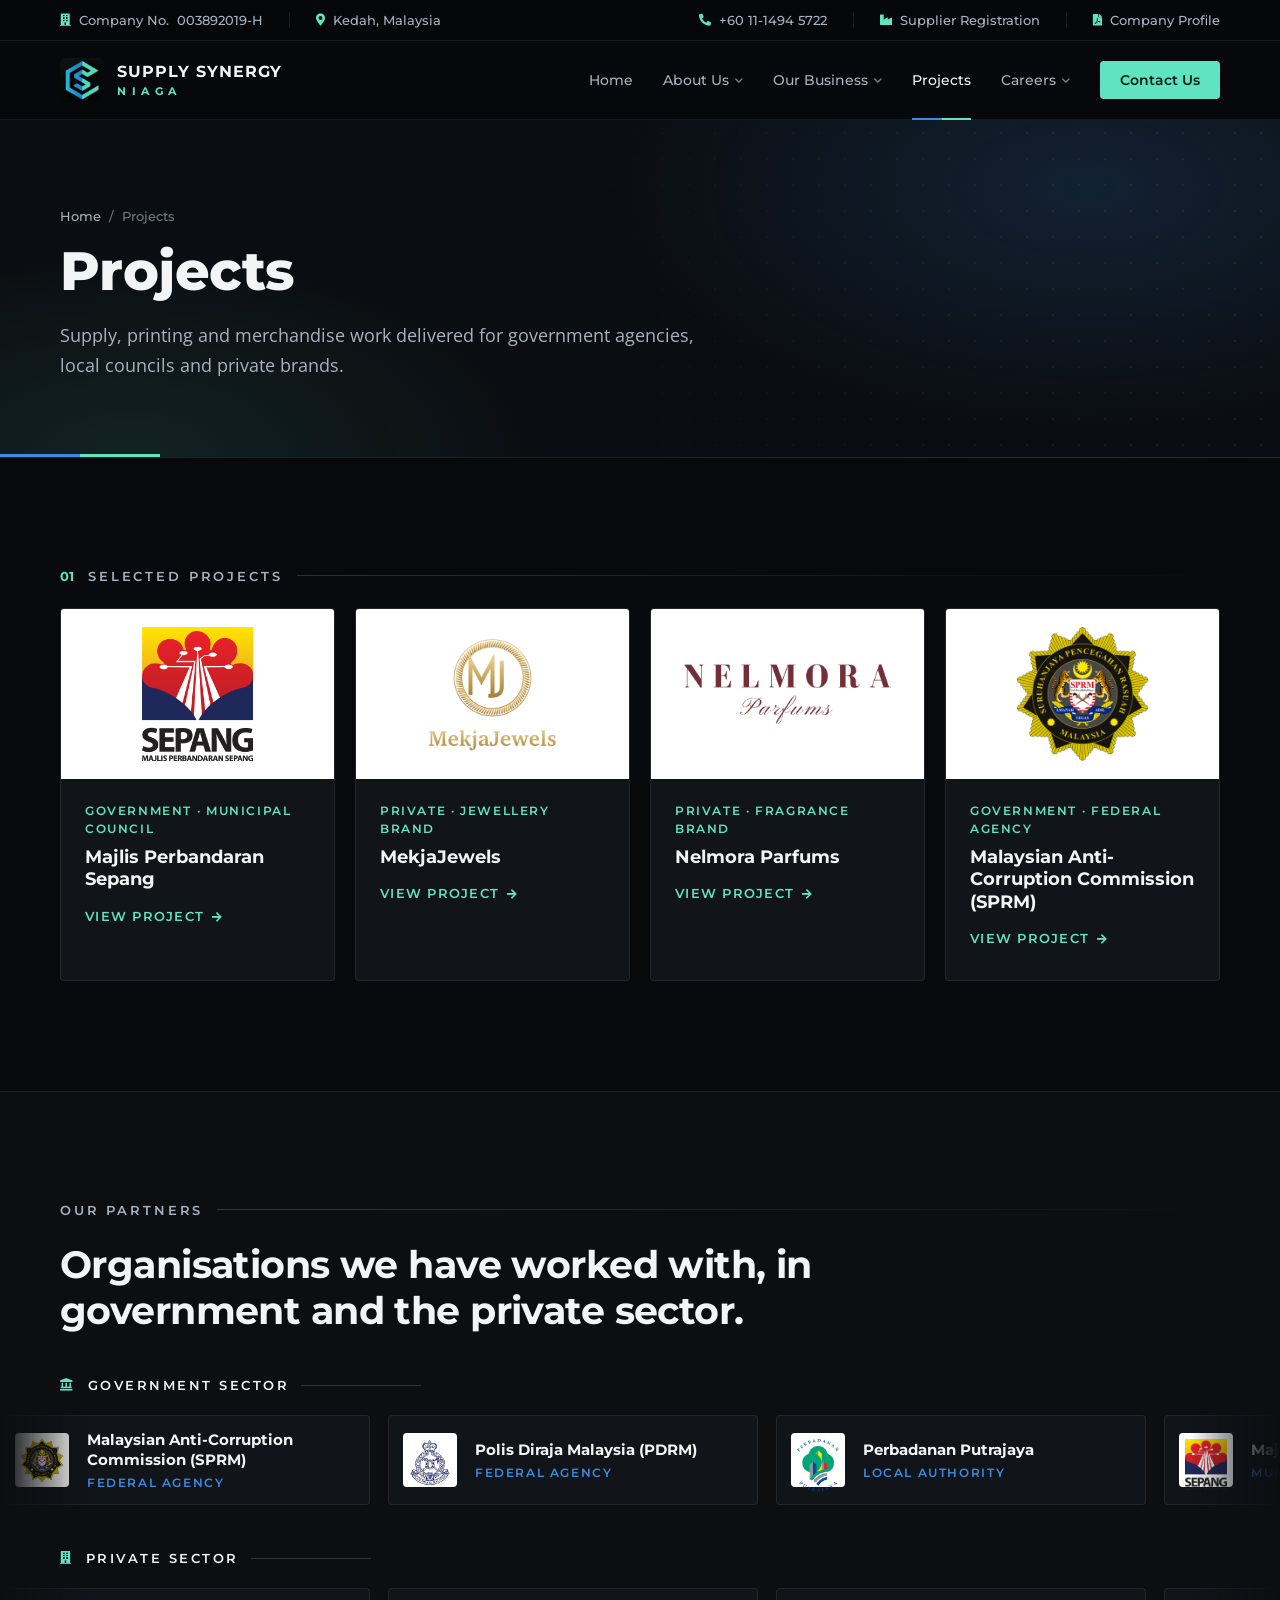
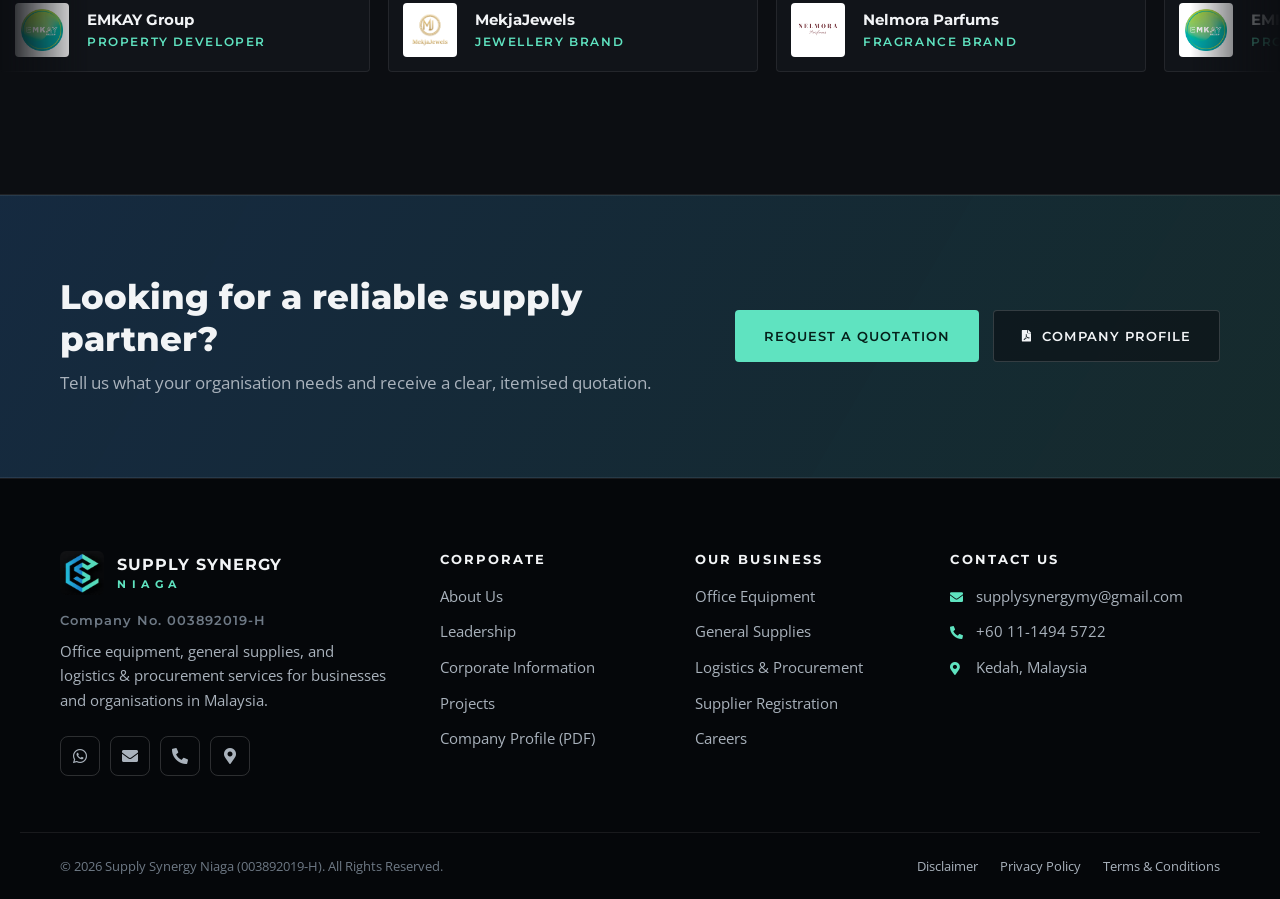
<file: projects.html>
<!DOCTYPE html>
<html lang="en">
<head>
    <meta charset="UTF-8">
    <meta name="viewport" content="width=device-width, initial-scale=1.0">
    <title>Projects — Supply Synergy Niaga</title>
    <meta name="description" content="Selected supply, printing and merchandise projects by Supply Synergy Niaga.">
    <link rel="preconnect" href="https://fonts.googleapis.com">
    <link rel="preconnect" href="https://fonts.gstatic.com" crossorigin>
    <link href="https://fonts.googleapis.com/css2?family=Montserrat:wght@500;600;700;800&family=Open+Sans:wght@400;500;600&display=swap" rel="stylesheet">
    <link rel="stylesheet" href="https://cdnjs.cloudflare.com/ajax/libs/font-awesome/5.15.3/css/all.min.css">
    <link rel="stylesheet" href="style.css">
    <link rel="icon" type="image/png" href="image/sc-icon.png">
    <link rel="apple-touch-icon" href="image/sc-icon.png">
    <script>
        /* A refresh always returns to the top of the Home page. Normal links and Back/Forward are unaffected. */
        (function () {
            var nav = performance.getEntriesByType && performance.getEntriesByType('navigation')[0];
            if (nav && nav.type === 'reload') location.replace('index.html');
        })();
    </script>
</head>
<body>

<!-- ═════════ TOP BAR ═════════ -->
<div class="topbar">
    <div class="wrap topbar-inner">
        <div class="tb-left">
            <span><i class="fas fa-building"></i><span class="tb-long">Company No.</span><span class="tb-short">Co. No.</span>003892019-H</span>
            <span><i class="fas fa-map-marker-alt"></i>Kedah, Malaysia</span>
        </div>
        <div class="tb-right">
            <a href="tel:+601114945722"><i class="fas fa-phone-alt"></i>+60 11-1494 5722</a>
            <a href="careers.html#suppliers"><i class="fas fa-industry"></i><span class="tb-long">Supplier Registration</span><span class="tb-short">Suppliers</span></a>
            <a href="company-profile.pdf" target="_blank"><i class="fas fa-file-pdf"></i><span class="tb-long">Company Profile</span><span class="tb-short">Profile</span></a>
        </div>
    </div>
</div>

<!-- ═════════ HEADER ═════════ -->
<header class="header" id="header">
    <span class="progress" id="progress" aria-hidden="true"></span>
    <div class="wrap header-inner">
        <a href="index.html" class="brand">
            <span class="biz-mark" aria-hidden="true"></span>
            <span class="brand-name">Supply Synergy <span class="biz-accent">Niaga</span></span>
        </a>
        <nav class="nav" id="nav">
            <a href="index.html" class="top">Home</a>
            <div class="dd">
                <a href="about.html" class="top">About Us <i class="fas fa-chevron-down dd-caret"></i></a>
                <div class="dd-menu mega">
                    <div class="mega-intro">
                        <p class="mega-title">About Us</p>
                        <p>A Malaysian supply, logistics and procurement company built on integrity and reliability.</p>
                        <a href="about.html" class="text-link">Overview <i class="fas fa-arrow-right"></i></a>
                    </div>
                    <div class="mega-links">
                        <a href="about.html#profile"><strong>Corporate Profile</strong><span>Who we are and what we do</span></a>
                        <a href="about.html#vision"><strong>Vision &amp; Mission</strong><span>Our direction and core values</span></a>
                        <a href="about.html#leadership"><strong>Leadership</strong><span>The team that leads the company</span></a>
                        <a href="about.html#corporate-info"><strong>Corporate Information</strong><span>Registration and company details</span></a>
                    </div>
                </div>
            </div>
            <div class="dd">
                <a href="services.html" class="top">Our Business <i class="fas fa-chevron-down dd-caret"></i></a>
                <div class="dd-menu mega">
                    <div class="mega-intro">
                        <p class="mega-title">Our Business</p>
                        <p>Three lines of business, delivered as one service by a single accountable team.</p>
                        <a href="services.html" class="text-link">Overview <i class="fas fa-arrow-right"></i></a>
                    </div>
                    <div class="mega-links">
                        <a href="services.html#office-equipment"><strong>Office Equipment</strong><span>Furniture, machines and devices</span></a>
                        <a href="services.html#general-supplies"><strong>General Supplies</strong><span>Consumables, printing and merchandise</span></a>
                        <a href="services.html#logistics-procurement"><strong>Logistics &amp; Procurement</strong><span>Sourcing, purchasing and delivery</span></a>
                        <a href="services.html#industries"><strong>Industries We Serve</strong><span>Government, councils and private sector</span></a>
                    </div>
                </div>
            </div>
            <a href="projects.html" class="top current" aria-current="page">Projects</a>
            <div class="dd">
                <a href="careers.html" class="top">Careers <i class="fas fa-chevron-down dd-caret"></i></a>
                <div class="dd-menu mega">
                    <div class="mega-intro">
                        <p class="mega-title">Careers</p>
                        <p>We welcome talented people, reliable suppliers and like-minded businesses to grow with us.</p>
                        <a href="careers.html" class="text-link">Overview <i class="fas fa-arrow-right"></i></a>
                    </div>
                    <div class="mega-links">
                        <a href="careers.html#careers"><strong>Join Our Team</strong><span>Send us your resume</span></a>
                        <a href="careers.html#suppliers"><strong>Supplier Registration</strong><span>Register as a supplier</span></a>
                        <a href="careers.html#partnership"><strong>Business Partnership</strong><span>Joint tenders and co-supply</span></a>
                    </div>
                </div>
            </div>
            <a href="contact.html" class="nav-cta">Contact Us</a>
            <div class="nav-quick">
                <a href="tel:+601114945722"><i class="fas fa-phone-alt"></i>Call</a>
                <a href="https://wa.me/601114945722" target="_blank" rel="noopener"><i class="fab fa-whatsapp"></i>WhatsApp</a>
            </div>
            <span class="nav-indicator" id="navIndicator" aria-hidden="true"></span>
        </nav>
        <button class="menu" id="menu" aria-label="Open menu" aria-expanded="false">
            <span></span><span></span><span></span>
        </button>
    </div>
</header>
<main>
<section class="page-hero">
    <div class="wrap">
        <p class="crumbs"><a href="index.html">Home</a> &nbsp;/&nbsp; Projects</p>
        <h1>Projects</h1>
        <p class="ph-sub">Supply, printing and merchandise work delivered for government agencies, local councils and private brands.</p>
    </div>
</section>

<section class="section">
    <div class="wrap">
        <div class="sec-head"><span class="sec-idx">01</span><span class="sec-name">Selected Projects</span><span class="sec-line"></span></div>
        <div class="projects">
            <article class="project" data-project="mpsepang" role="button" tabindex="0" aria-haspopup="dialog" aria-label="View project for Majlis Perbandaran Sepang">
                <div class="project-img project-logo"><img src="image/mpsepang.png" alt="Majlis Perbandaran Sepang logo"></div>
                <div class="project-body">
                    <span class="project-tag">Government &middot; Municipal Council</span>
                    <h3>Majlis Perbandaran Sepang</h3>
                    <span class="project-more">View project <i class="fas fa-arrow-right"></i></span>
                </div>
            </article>
            <article class="project" data-project="mekjajewels" role="button" tabindex="0" aria-haspopup="dialog" aria-label="View project for MekjaJewels">
                <div class="project-img project-logo"><img src="image/mekjajewels-web.png" alt="MekjaJewels logo"></div>
                <div class="project-body">
                    <span class="project-tag">Private &middot; Jewellery Brand</span>
                    <h3>MekjaJewels</h3>
                    <span class="project-more">View project <i class="fas fa-arrow-right"></i></span>
                </div>
            </article>
            <article class="project" data-project="nelmora" role="button" tabindex="0" aria-haspopup="dialog" aria-label="View project for Nelmora Parfums">
                <div class="project-img project-logo"><img src="image/nelmora.png" alt="Nelmora Parfums logo"></div>
                <div class="project-body">
                    <span class="project-tag">Private &middot; Fragrance Brand</span>
                    <h3>Nelmora Parfums</h3>
                    <span class="project-more">View project <i class="fas fa-arrow-right"></i></span>
                </div>
            </article>
            <article class="project" data-project="sprm" role="button" tabindex="0" aria-haspopup="dialog" aria-label="View project for Malaysian Anti-Corruption Commission (SPRM)">
                <div class="project-img project-logo"><img src="image/sprm.png" alt="Malaysian Anti-Corruption Commission (SPRM) logo"></div>
                <div class="project-body">
                    <span class="project-tag">Government &middot; Federal Agency</span>
                    <h3>Malaysian Anti-Corruption Commission (SPRM)</h3>
                    <span class="project-more">View project <i class="fas fa-arrow-right"></i></span>
                </div>
            </article>
        </div>
    </div>
</section>

<section class="section section-alt partners" id="partners" aria-label="Our partners">
    <div class="wrap">
        <div class="sec-head"><span class="sec-name">Our Partners</span></div>
        <div class="partners-head">
            <h2 class="sec-title">Organisations we have worked with, in government and the private sector.</h2>
        </div>
    </div>
    <div class="pm-row">
        <div class="wrap"><p class="pm-label"><i class="fas fa-landmark"></i> Government Sector</p></div>
        <div class="pm">
            <ul class="pm-track">
                <li class="pm-card"><span class="pm-logo"><img src="image/sprm.png" alt=""></span><span class="pm-text"><strong>Malaysian Anti-Corruption Commission (SPRM)</strong><small>Federal Agency</small></span></li>
                <li class="pm-card"><span class="pm-logo"><img src="image/pdrm-web.png" alt=""></span><span class="pm-text"><strong>Polis Diraja Malaysia (PDRM)</strong><small>Federal Agency</small></span></li>
                <li class="pm-card"><span class="pm-logo"><img src="image/ppj-web.png" alt=""></span><span class="pm-text"><strong>Perbadanan Putrajaya</strong><small>Local Authority</small></span></li>
                <li class="pm-card"><span class="pm-logo"><img src="image/mpsepang.png" alt=""></span><span class="pm-text"><strong>Majlis Perbandaran Sepang</strong><small>Municipal Council</small></span></li>
                <li class="pm-card"><span class="pm-logo"><img src="image/kubang%20pasu.png" alt=""></span><span class="pm-text"><strong>Majlis Perbandaran Kubang Pasu</strong><small>Municipal Council</small></span></li>
            </ul>
        </div>
    </div>
    <div class="pm-row pm-private">
        <div class="wrap"><p class="pm-label"><i class="fas fa-building"></i> Private Sector</p></div>
        <div class="pm pm-rev">
            <ul class="pm-track">
                <li class="pm-card"><span class="pm-logo"><img src="image/emkay.png" alt=""></span><span class="pm-text"><strong>EMKAY Group</strong><small>Property Developer</small></span></li>
                <li class="pm-card"><span class="pm-logo"><img src="image/mekjajewels-web.png" alt=""></span><span class="pm-text"><strong>MekjaJewels</strong><small>Jewellery Brand</small></span></li>
                <li class="pm-card"><span class="pm-logo"><img src="image/nelmora.png" alt=""></span><span class="pm-text"><strong>Nelmora Parfums</strong><small>Fragrance Brand</small></span></li>
            </ul>
        </div>
    </div>
</section>

<section class="cta-band">
    <div class="wrap cta-inner">
        <div>
            <h2>Looking for a reliable supply partner?</h2>
            <p>Tell us what your organisation needs and receive a clear, itemised quotation.</p>
        </div>
        <div class="cta-actions">
            <a href="contact.html" class="btn btn-primary">Request a Quotation</a>
            <a href="company-profile.pdf" target="_blank" class="btn btn-outline"><i class="fas fa-file-pdf"></i> Company Profile</a>
        </div>
    </div>
</section>

</main>

<!-- ═════════ FOOTER ═════════ -->
<footer class="biz-footer">
    <div class="wrap bf-grid">
        <div class="bf-brand">
            <a href="index.html" class="brand">
                <span class="biz-mark" aria-hidden="true"></span>
                <span class="brand-name">Supply Synergy <span class="biz-accent">Niaga</span></span>
            </a>
            <p class="bf-reg">Company No. 003892019-H</p>
            <p>Office equipment, general supplies, and logistics &amp; procurement services for businesses and organisations in Malaysia.</p>
            <div class="bf-social">
                <a href="https://wa.me/601114945722" target="_blank" rel="noopener" aria-label="WhatsApp"><i class="fab fa-whatsapp"></i></a>
                <a href="mailto:supplysynergymy@gmail.com" aria-label="Email"><i class="fas fa-envelope"></i></a>
                <a href="tel:+601114945722" aria-label="Phone"><i class="fas fa-phone-alt"></i></a>
                <a href="https://maps.app.goo.gl/RT6RMcLfSnPnwhN46" target="_blank" rel="noopener" aria-label="Location"><i class="fas fa-map-marker-alt"></i></a>
            </div>
        </div>
        <div>
            <h4>Corporate</h4>
            <ul>
                <li><a href="about.html">About Us</a></li>
                <li><a href="about.html#leadership">Leadership</a></li>
                <li><a href="about.html#corporate-info">Corporate Information</a></li>
                <li><a href="projects.html">Projects</a></li>
                <li><a href="company-profile.pdf" target="_blank">Company Profile (PDF)</a></li>
            </ul>
        </div>
        <div>
            <h4>Our Business</h4>
            <ul>
                <li><a href="services.html#office-equipment">Office Equipment</a></li>
                <li><a href="services.html#general-supplies">General Supplies</a></li>
                <li><a href="services.html#logistics-procurement">Logistics &amp; Procurement</a></li>
                <li><a href="careers.html#suppliers">Supplier Registration</a></li>
                <li><a href="careers.html">Careers</a></li>
            </ul>
        </div>
        <div>
            <h4>Contact Us</h4>
            <ul class="bf-contact">
                <li><i class="fas fa-envelope"></i><a href="mailto:supplysynergymy@gmail.com">supplysynergymy@gmail.com</a></li>
                <li><i class="fas fa-phone-alt"></i><a href="tel:+601114945722">+60 11-1494 5722</a></li>
                <li><i class="fas fa-map-marker-alt"></i><a href="https://maps.app.goo.gl/RT6RMcLfSnPnwhN46" target="_blank" rel="noopener">Kedah, Malaysia</a></li>
            </ul>
        </div>
    </div>
    <div class="wrap bf-bottom">
        <span>&copy; 2026 Supply Synergy Niaga (003892019-H). All Rights Reserved.</span>
        <nav class="bf-legal" aria-label="Legal">
            <a href="disclaimer.html">Disclaimer</a>
            <a href="privacy-policy.html">Privacy Policy</a>
            <a href="terms.html">Terms &amp; Conditions</a>
        </nav>
    </div>
</footer>

<script src="script.js"></script>
</body>
</html>
</file>
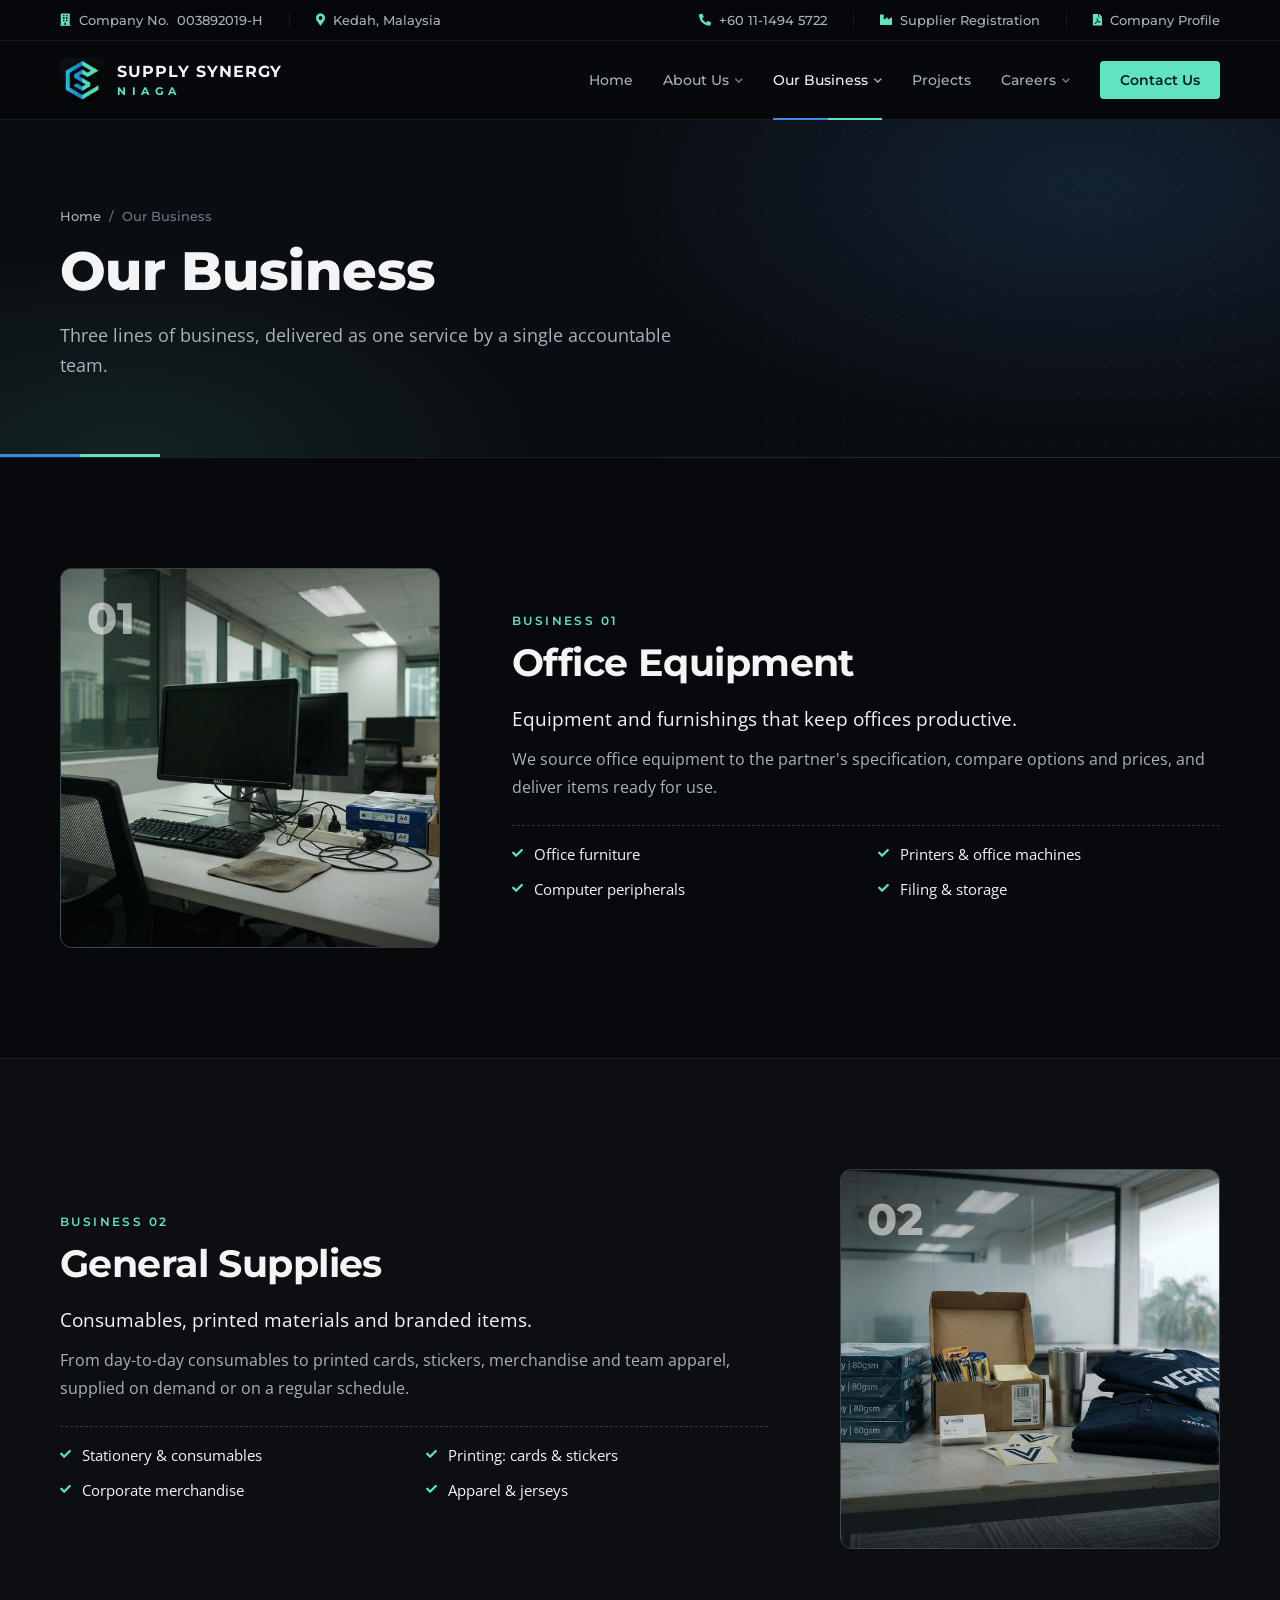
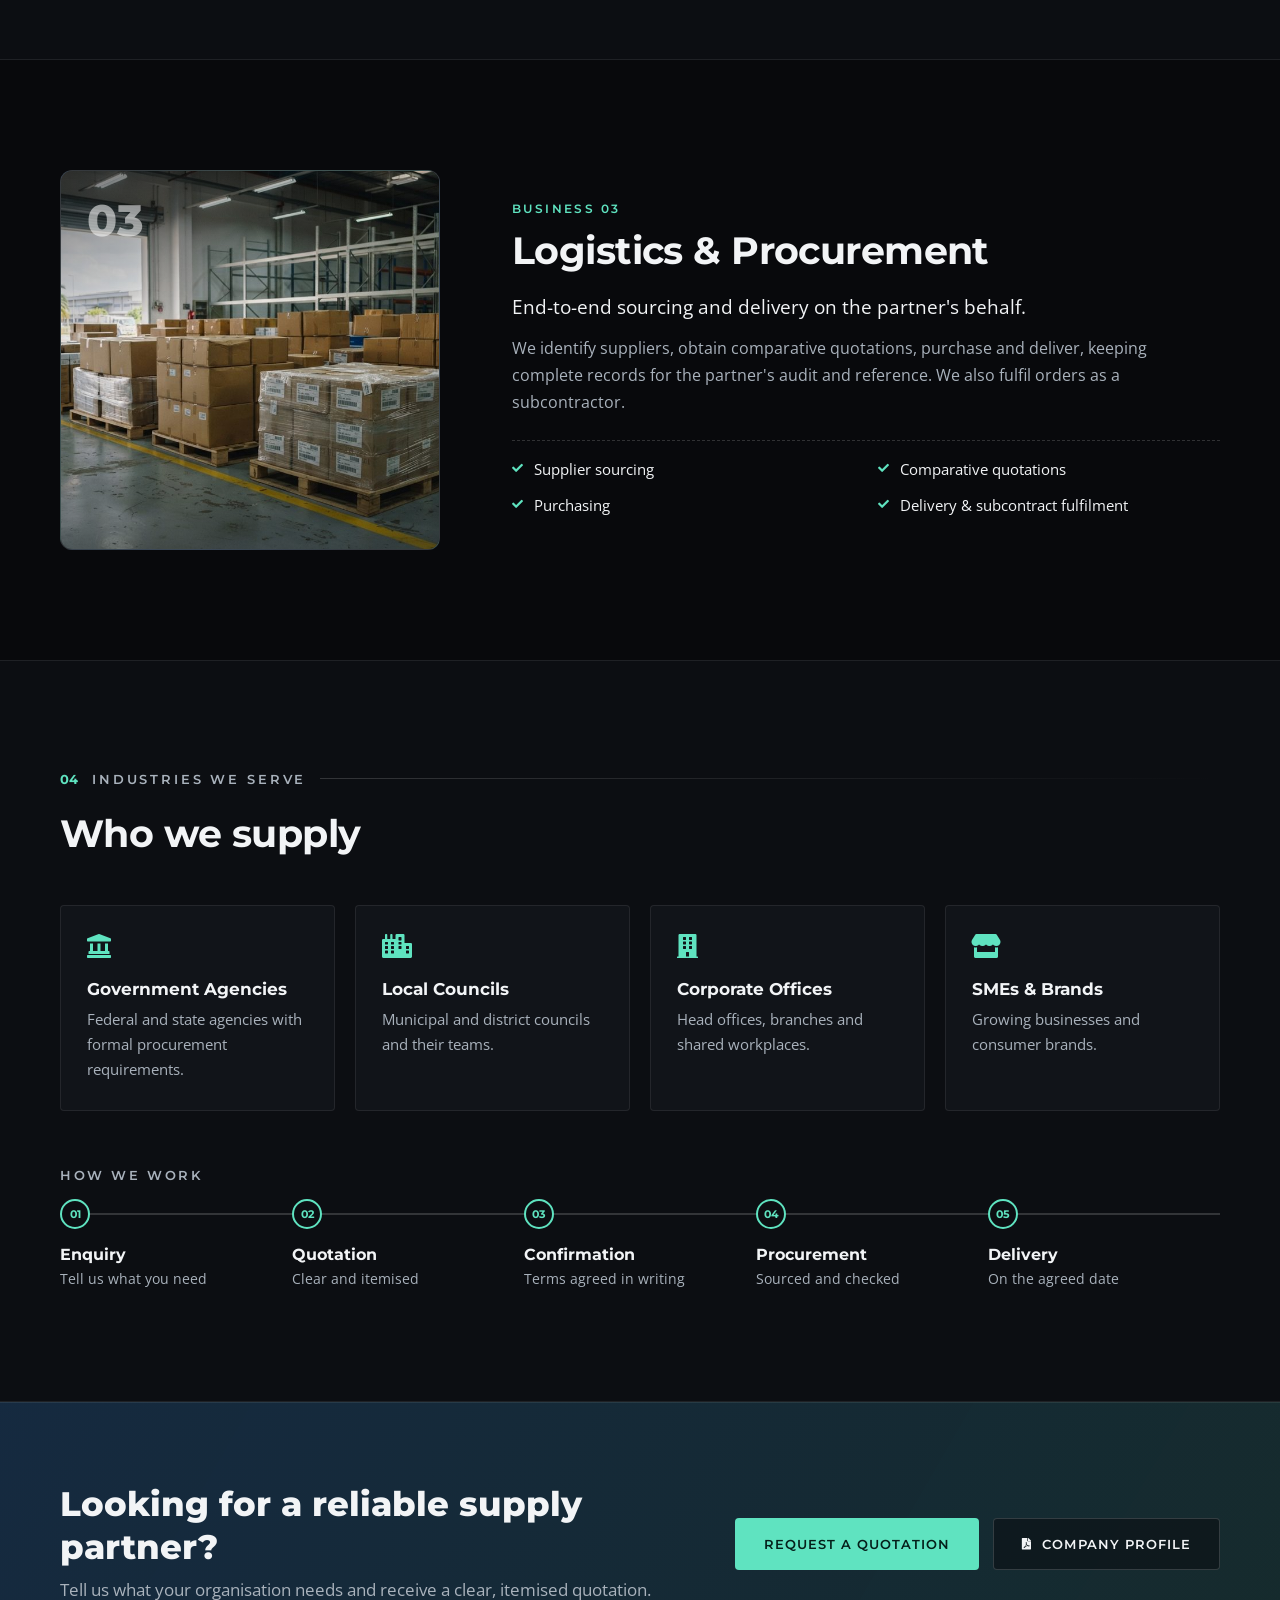
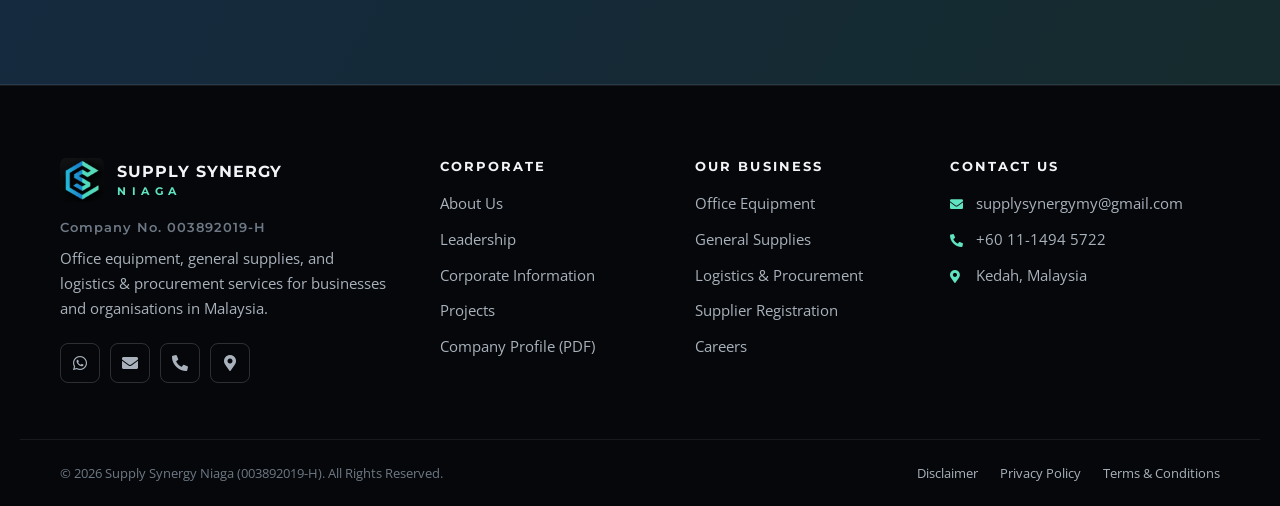
<file: services.html>
<!DOCTYPE html>
<html lang="en">
<head>
    <meta charset="UTF-8">
    <meta name="viewport" content="width=device-width, initial-scale=1.0">
    <title>Our Business — Supply Synergy Niaga</title>
    <meta name="description" content="Office equipment, general supplies, and logistics & procurement services by Supply Synergy Niaga.">
    <link rel="preconnect" href="https://fonts.googleapis.com">
    <link rel="preconnect" href="https://fonts.gstatic.com" crossorigin>
    <link href="https://fonts.googleapis.com/css2?family=Montserrat:wght@500;600;700;800&family=Open+Sans:wght@400;500;600&display=swap" rel="stylesheet">
    <link rel="stylesheet" href="https://cdnjs.cloudflare.com/ajax/libs/font-awesome/5.15.3/css/all.min.css">
    <link rel="stylesheet" href="style.css">
    <link rel="icon" type="image/png" href="image/sc-icon.png">
    <link rel="apple-touch-icon" href="image/sc-icon.png">
    <script>
        /* A refresh always returns to the top of the Home page. Normal links and Back/Forward are unaffected. */
        (function () {
            var nav = performance.getEntriesByType && performance.getEntriesByType('navigation')[0];
            if (nav && nav.type === 'reload') location.replace('index.html');
        })();
    </script>
</head>
<body>

<!-- ═════════ TOP BAR ═════════ -->
<div class="topbar">
    <div class="wrap topbar-inner">
        <div class="tb-left">
            <span><i class="fas fa-building"></i><span class="tb-long">Company No.</span><span class="tb-short">Co. No.</span>003892019-H</span>
            <span><i class="fas fa-map-marker-alt"></i>Kedah, Malaysia</span>
        </div>
        <div class="tb-right">
            <a href="tel:+601114945722"><i class="fas fa-phone-alt"></i>+60 11-1494 5722</a>
            <a href="careers.html#suppliers"><i class="fas fa-industry"></i><span class="tb-long">Supplier Registration</span><span class="tb-short">Suppliers</span></a>
            <a href="company-profile.pdf" target="_blank"><i class="fas fa-file-pdf"></i><span class="tb-long">Company Profile</span><span class="tb-short">Profile</span></a>
        </div>
    </div>
</div>

<!-- ═════════ HEADER ═════════ -->
<header class="header" id="header">
    <span class="progress" id="progress" aria-hidden="true"></span>
    <div class="wrap header-inner">
        <a href="index.html" class="brand">
            <span class="biz-mark" aria-hidden="true"></span>
            <span class="brand-name">Supply Synergy <span class="biz-accent">Niaga</span></span>
        </a>
        <nav class="nav" id="nav">
            <a href="index.html" class="top">Home</a>
            <div class="dd">
                <a href="about.html" class="top">About Us <i class="fas fa-chevron-down dd-caret"></i></a>
                <div class="dd-menu mega">
                    <div class="mega-intro">
                        <p class="mega-title">About Us</p>
                        <p>A Malaysian supply, logistics and procurement company built on integrity and reliability.</p>
                        <a href="about.html" class="text-link">Overview <i class="fas fa-arrow-right"></i></a>
                    </div>
                    <div class="mega-links">
                        <a href="about.html#profile"><strong>Corporate Profile</strong><span>Who we are and what we do</span></a>
                        <a href="about.html#vision"><strong>Vision &amp; Mission</strong><span>Our direction and core values</span></a>
                        <a href="about.html#leadership"><strong>Leadership</strong><span>The team that leads the company</span></a>
                        <a href="about.html#corporate-info"><strong>Corporate Information</strong><span>Registration and company details</span></a>
                    </div>
                </div>
            </div>
            <div class="dd">
                <a href="services.html" class="top current" aria-current="page">Our Business <i class="fas fa-chevron-down dd-caret"></i></a>
                <div class="dd-menu mega">
                    <div class="mega-intro">
                        <p class="mega-title">Our Business</p>
                        <p>Three lines of business, delivered as one service by a single accountable team.</p>
                        <a href="services.html" class="text-link">Overview <i class="fas fa-arrow-right"></i></a>
                    </div>
                    <div class="mega-links">
                        <a href="services.html#office-equipment"><strong>Office Equipment</strong><span>Furniture, machines and devices</span></a>
                        <a href="services.html#general-supplies"><strong>General Supplies</strong><span>Consumables, printing and merchandise</span></a>
                        <a href="services.html#logistics-procurement"><strong>Logistics &amp; Procurement</strong><span>Sourcing, purchasing and delivery</span></a>
                        <a href="services.html#industries"><strong>Industries We Serve</strong><span>Government, councils and private sector</span></a>
                    </div>
                </div>
            </div>
            <a href="projects.html" class="top">Projects</a>
            <div class="dd">
                <a href="careers.html" class="top">Careers <i class="fas fa-chevron-down dd-caret"></i></a>
                <div class="dd-menu mega">
                    <div class="mega-intro">
                        <p class="mega-title">Careers</p>
                        <p>We welcome talented people, reliable suppliers and like-minded businesses to grow with us.</p>
                        <a href="careers.html" class="text-link">Overview <i class="fas fa-arrow-right"></i></a>
                    </div>
                    <div class="mega-links">
                        <a href="careers.html#careers"><strong>Join Our Team</strong><span>Send us your resume</span></a>
                        <a href="careers.html#suppliers"><strong>Supplier Registration</strong><span>Register as a supplier</span></a>
                        <a href="careers.html#partnership"><strong>Business Partnership</strong><span>Joint tenders and co-supply</span></a>
                    </div>
                </div>
            </div>
            <a href="contact.html" class="nav-cta">Contact Us</a>
            <div class="nav-quick">
                <a href="tel:+601114945722"><i class="fas fa-phone-alt"></i>Call</a>
                <a href="https://wa.me/601114945722" target="_blank" rel="noopener"><i class="fab fa-whatsapp"></i>WhatsApp</a>
            </div>
            <span class="nav-indicator" id="navIndicator" aria-hidden="true"></span>
        </nav>
        <button class="menu" id="menu" aria-label="Open menu" aria-expanded="false">
            <span></span><span></span><span></span>
        </button>
    </div>
</header>
<main>
<section class="page-hero">
    <div class="wrap">
        <p class="crumbs"><a href="index.html">Home</a> &nbsp;/&nbsp; Our Business</p>
        <h1>Our Business</h1>
        <p class="ph-sub">Three lines of business, delivered as one service by a single accountable team.</p>
    </div>
</section>

<section class="section" id="office-equipment">
    <div class="wrap svc-detail">
        <div class="svc-visual"><img src="image/services/office-equipment.jpg" style="object-position: 50% 50%" loading="lazy" alt="Office workstation with monitor, keyboard, chair and supplies"><span>01</span></div>
        <div>
            <p class="eyebrow-sm">Business 01</p>
            <h2 class="sec-title" style="margin-bottom:18px">Office Equipment</h2>
            <p class="lead">Equipment and furnishings that keep offices productive.</p>
            <p>We source office equipment to the partner's specification, compare options and prices, and deliver items ready for use.</p>
            <ul class="scope two">
                    <li>Office furniture</li>
                    <li>Printers &amp; office machines</li>
                    <li>Computer peripherals</li>
                    <li>Filing &amp; storage</li>
            </ul>
        </div>
    </div>
</section>
<section class="section section-alt" id="general-supplies">
    <div class="wrap svc-detail">
        <div class="svc-visual"><img src="image/services/general-supplies.jpg" style="object-position: 56% 50%" loading="lazy" alt="Copy paper, pens, business cards, stickers, polo shirts and a jersey on an office table"><span>02</span></div>
        <div>
            <p class="eyebrow-sm">Business 02</p>
            <h2 class="sec-title" style="margin-bottom:18px">General Supplies</h2>
            <p class="lead">Consumables, printed materials and branded items.</p>
            <p>From day-to-day consumables to printed cards, stickers, merchandise and team apparel, supplied on demand or on a regular schedule.</p>
            <ul class="scope two">
                    <li>Stationery &amp; consumables</li>
                    <li>Printing: cards &amp; stickers</li>
                    <li>Corporate merchandise</li>
                    <li>Apparel &amp; jerseys</li>
            </ul>
        </div>
    </div>
</section>
<section class="section" id="logistics-procurement">
    <div class="wrap svc-detail">
        <div class="svc-visual"><img src="image/services/logistics-procurement.jpg" style="object-position: 58% 50%" loading="lazy" alt="Warehouse with palletised boxes ready for delivery"><span>03</span></div>
        <div>
            <p class="eyebrow-sm">Business 03</p>
            <h2 class="sec-title" style="margin-bottom:18px">Logistics &amp; Procurement</h2>
            <p class="lead">End-to-end sourcing and delivery on the partner's behalf.</p>
            <p>We identify suppliers, obtain comparative quotations, purchase and deliver, keeping complete records for the partner's audit and reference. We also fulfil orders as a subcontractor.</p>
            <ul class="scope two">
                    <li>Supplier sourcing</li>
                    <li>Comparative quotations</li>
                    <li>Purchasing</li>
                    <li>Delivery &amp; subcontract fulfilment</li>
            </ul>
        </div>
    </div>
</section>

<section class="section section-alt" id="industries">
    <div class="wrap">
        <div class="sec-head"><span class="sec-idx">04</span><span class="sec-name">Industries We Serve</span><span class="sec-line"></span></div>
        <h2 class="sec-title">Who we supply</h2>
        <div class="industries">
            <div><i class="fas fa-landmark"></i><h3>Government Agencies</h3><p>Federal and state agencies with formal procurement requirements.</p></div>
            <div><i class="fas fa-city"></i><h3>Local Councils</h3><p>Municipal and district councils and their teams.</p></div>
            <div><i class="fas fa-building"></i><h3>Corporate Offices</h3><p>Head offices, branches and shared workplaces.</p></div>
            <div><i class="fas fa-store"></i><h3>SMEs &amp; Brands</h3><p>Growing businesses and consumer brands.</p></div>
        </div>
        <div class="process">
            <p class="process-title">How we work</p>
            <ol>
                <li><b>Enquiry</b><span>Tell us what you need</span></li>
                <li><b>Quotation</b><span>Clear and itemised</span></li>
                <li><b>Confirmation</b><span>Terms agreed in writing</span></li>
                <li><b>Procurement</b><span>Sourced and checked</span></li>
                <li><b>Delivery</b><span>On the agreed date</span></li>
            </ol>
        </div>
    </div>
</section>

<section class="cta-band">
    <div class="wrap cta-inner">
        <div>
            <h2>Looking for a reliable supply partner?</h2>
            <p>Tell us what your organisation needs and receive a clear, itemised quotation.</p>
        </div>
        <div class="cta-actions">
            <a href="contact.html" class="btn btn-primary">Request a Quotation</a>
            <a href="company-profile.pdf" target="_blank" class="btn btn-outline"><i class="fas fa-file-pdf"></i> Company Profile</a>
        </div>
    </div>
</section>

</main>

<!-- ═════════ FOOTER ═════════ -->
<footer class="biz-footer">
    <div class="wrap bf-grid">
        <div class="bf-brand">
            <a href="index.html" class="brand">
                <span class="biz-mark" aria-hidden="true"></span>
                <span class="brand-name">Supply Synergy <span class="biz-accent">Niaga</span></span>
            </a>
            <p class="bf-reg">Company No. 003892019-H</p>
            <p>Office equipment, general supplies, and logistics &amp; procurement services for businesses and organisations in Malaysia.</p>
            <div class="bf-social">
                <a href="https://wa.me/601114945722" target="_blank" rel="noopener" aria-label="WhatsApp"><i class="fab fa-whatsapp"></i></a>
                <a href="mailto:supplysynergymy@gmail.com" aria-label="Email"><i class="fas fa-envelope"></i></a>
                <a href="tel:+601114945722" aria-label="Phone"><i class="fas fa-phone-alt"></i></a>
                <a href="https://maps.app.goo.gl/RT6RMcLfSnPnwhN46" target="_blank" rel="noopener" aria-label="Location"><i class="fas fa-map-marker-alt"></i></a>
            </div>
        </div>
        <div>
            <h4>Corporate</h4>
            <ul>
                <li><a href="about.html">About Us</a></li>
                <li><a href="about.html#leadership">Leadership</a></li>
                <li><a href="about.html#corporate-info">Corporate Information</a></li>
                <li><a href="projects.html">Projects</a></li>
                <li><a href="company-profile.pdf" target="_blank">Company Profile (PDF)</a></li>
            </ul>
        </div>
        <div>
            <h4>Our Business</h4>
            <ul>
                <li><a href="services.html#office-equipment">Office Equipment</a></li>
                <li><a href="services.html#general-supplies">General Supplies</a></li>
                <li><a href="services.html#logistics-procurement">Logistics &amp; Procurement</a></li>
                <li><a href="careers.html#suppliers">Supplier Registration</a></li>
                <li><a href="careers.html">Careers</a></li>
            </ul>
        </div>
        <div>
            <h4>Contact Us</h4>
            <ul class="bf-contact">
                <li><i class="fas fa-envelope"></i><a href="mailto:supplysynergymy@gmail.com">supplysynergymy@gmail.com</a></li>
                <li><i class="fas fa-phone-alt"></i><a href="tel:+601114945722">+60 11-1494 5722</a></li>
                <li><i class="fas fa-map-marker-alt"></i><a href="https://maps.app.goo.gl/RT6RMcLfSnPnwhN46" target="_blank" rel="noopener">Kedah, Malaysia</a></li>
            </ul>
        </div>
    </div>
    <div class="wrap bf-bottom">
        <span>&copy; 2026 Supply Synergy Niaga (003892019-H). All Rights Reserved.</span>
        <nav class="bf-legal" aria-label="Legal">
            <a href="disclaimer.html">Disclaimer</a>
            <a href="privacy-policy.html">Privacy Policy</a>
            <a href="terms.html">Terms &amp; Conditions</a>
        </nav>
    </div>
</footer>

<script src="script.js"></script>
</body>
</html>
</file>
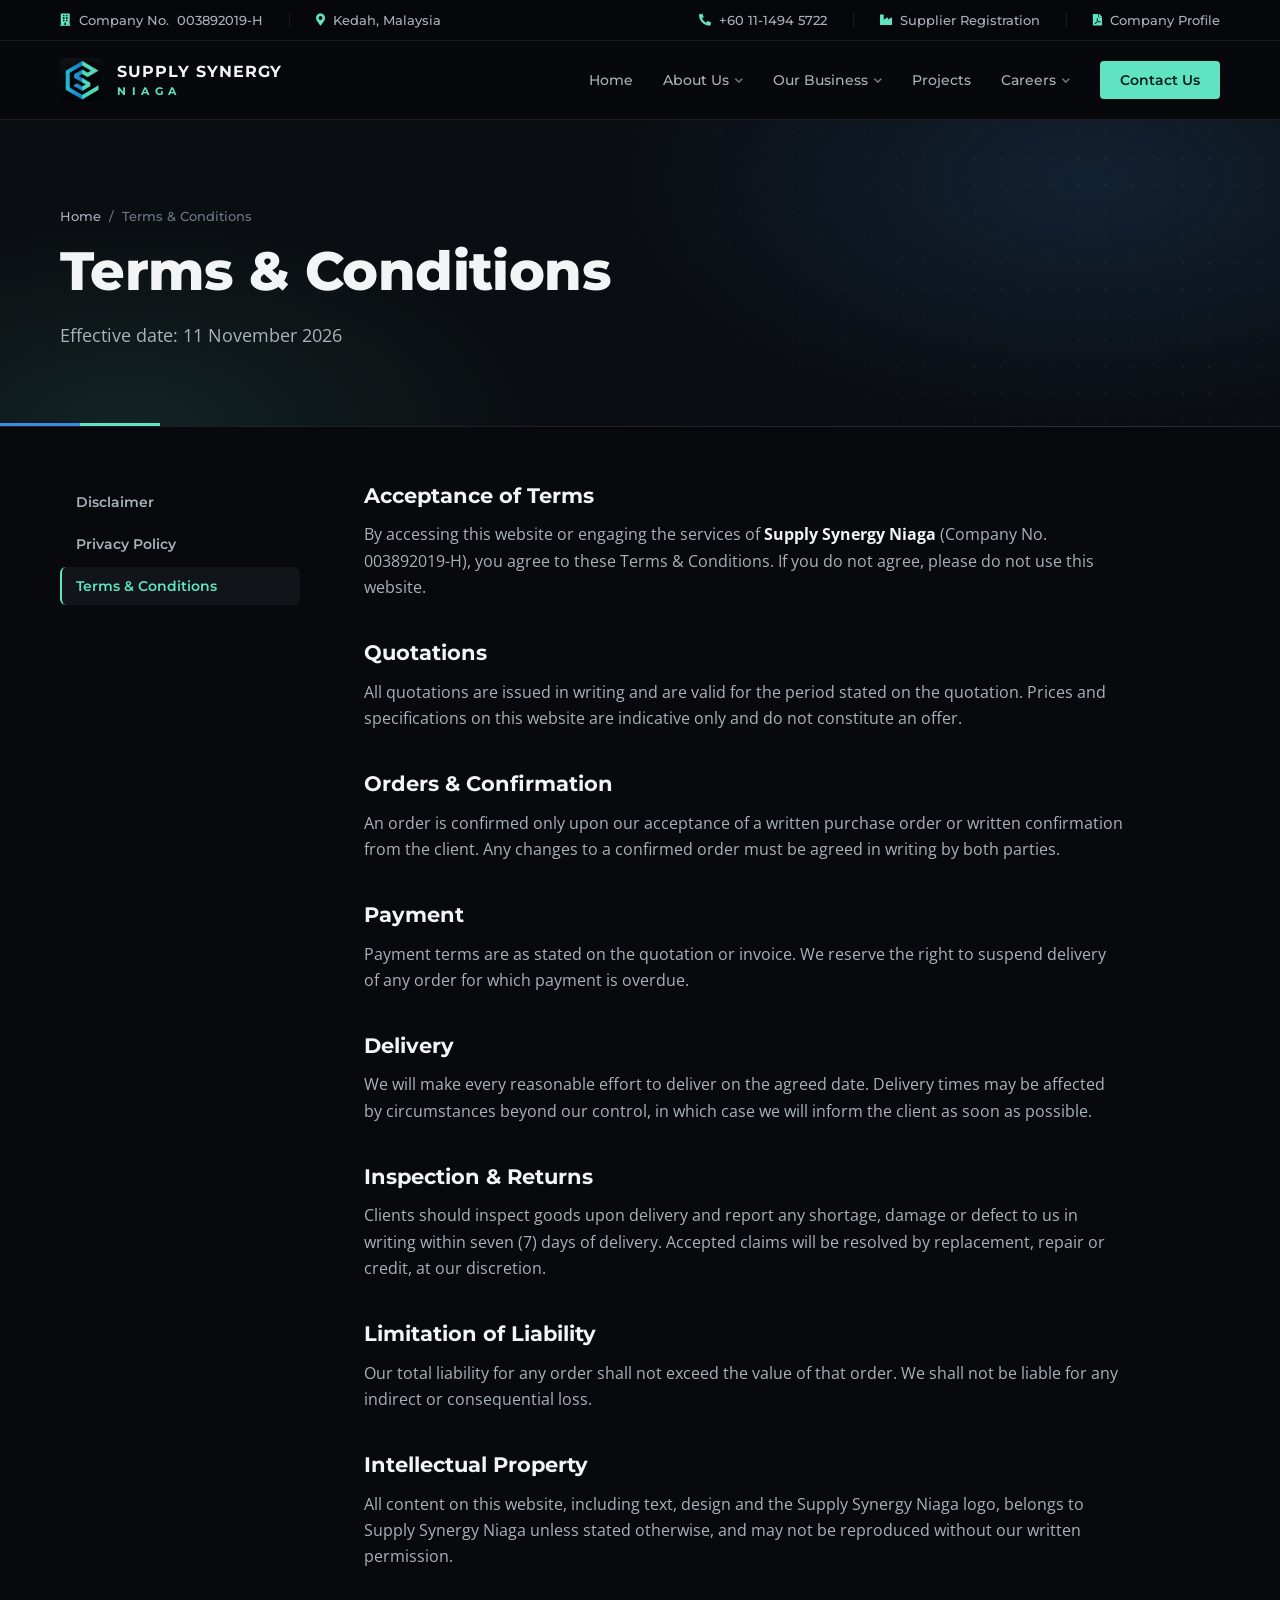
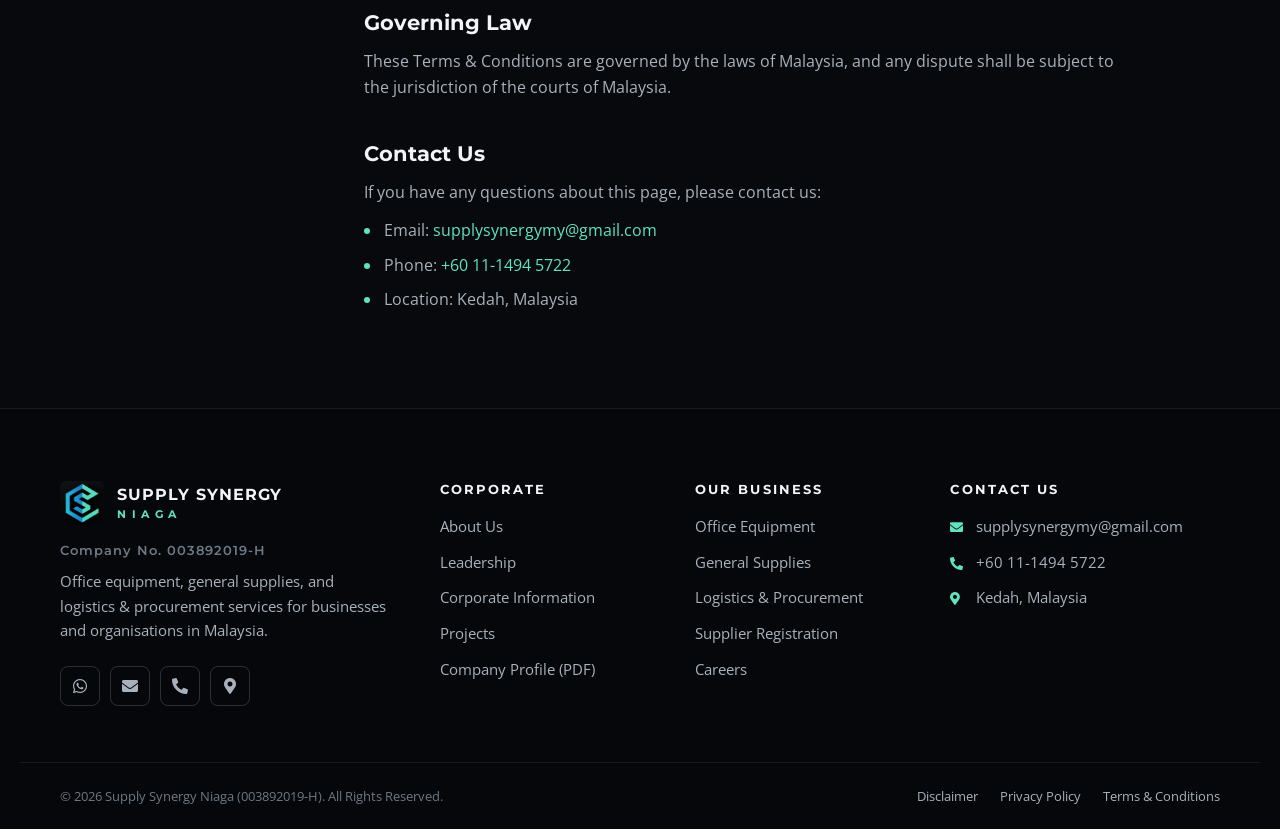
<file: terms.html>
<!DOCTYPE html>
<html lang="en">
<head>
    <meta charset="UTF-8">
    <meta name="viewport" content="width=device-width, initial-scale=1.0">
    <title>Terms &amp; Conditions — Supply Synergy Niaga</title>
    <meta name="description" content="Terms & Conditions of Supply Synergy Niaga (003892019-H).">
    <link rel="preconnect" href="https://fonts.googleapis.com">
    <link rel="preconnect" href="https://fonts.gstatic.com" crossorigin>
    <link href="https://fonts.googleapis.com/css2?family=Montserrat:wght@500;600;700;800&family=Open+Sans:wght@400;500;600&display=swap" rel="stylesheet">
    <link rel="stylesheet" href="https://cdnjs.cloudflare.com/ajax/libs/font-awesome/5.15.3/css/all.min.css">
    <link rel="stylesheet" href="style.css">
    <link rel="icon" type="image/png" href="image/sc-icon.png">
    <link rel="apple-touch-icon" href="image/sc-icon.png">
    <script>
        /* A refresh always returns to the top of the Home page. Normal links and Back/Forward are unaffected. */
        (function () {
            var nav = performance.getEntriesByType && performance.getEntriesByType('navigation')[0];
            if (nav && nav.type === 'reload') location.replace('index.html');
        })();
    </script>
</head>
<body>

<!-- This document is a general template. Have it reviewed by a legal advisor before relying on it. -->

<!-- ═════════ TOP BAR ═════════ -->
<div class="topbar">
    <div class="wrap topbar-inner">
        <div class="tb-left">
            <span><i class="fas fa-building"></i><span class="tb-long">Company No.</span><span class="tb-short">Co. No.</span>003892019-H</span>
            <span><i class="fas fa-map-marker-alt"></i>Kedah, Malaysia</span>
        </div>
        <div class="tb-right">
            <a href="tel:+601114945722"><i class="fas fa-phone-alt"></i>+60 11-1494 5722</a>
            <a href="careers.html#suppliers"><i class="fas fa-industry"></i><span class="tb-long">Supplier Registration</span><span class="tb-short">Suppliers</span></a>
            <a href="company-profile.pdf" target="_blank"><i class="fas fa-file-pdf"></i><span class="tb-long">Company Profile</span><span class="tb-short">Profile</span></a>
        </div>
    </div>
</div>

<!-- ═════════ HEADER ═════════ -->
<header class="header" id="header">
    <span class="progress" id="progress" aria-hidden="true"></span>
    <div class="wrap header-inner">
        <a href="index.html" class="brand">
            <span class="biz-mark" aria-hidden="true"></span>
            <span class="brand-name">Supply Synergy <span class="biz-accent">Niaga</span></span>
        </a>
        <nav class="nav" id="nav">
            <a href="index.html" class="top">Home</a>
            <div class="dd">
                <a href="about.html" class="top">About Us <i class="fas fa-chevron-down dd-caret"></i></a>
                <div class="dd-menu mega">
                    <div class="mega-intro">
                        <p class="mega-title">About Us</p>
                        <p>A Malaysian supply, logistics and procurement company built on integrity and reliability.</p>
                        <a href="about.html" class="text-link">Overview <i class="fas fa-arrow-right"></i></a>
                    </div>
                    <div class="mega-links">
                        <a href="about.html#profile"><strong>Corporate Profile</strong><span>Who we are and what we do</span></a>
                        <a href="about.html#vision"><strong>Vision &amp; Mission</strong><span>Our direction and core values</span></a>
                        <a href="about.html#leadership"><strong>Leadership</strong><span>The team that leads the company</span></a>
                        <a href="about.html#corporate-info"><strong>Corporate Information</strong><span>Registration and company details</span></a>
                    </div>
                </div>
            </div>
            <div class="dd">
                <a href="services.html" class="top">Our Business <i class="fas fa-chevron-down dd-caret"></i></a>
                <div class="dd-menu mega">
                    <div class="mega-intro">
                        <p class="mega-title">Our Business</p>
                        <p>Three lines of business, delivered as one service by a single accountable team.</p>
                        <a href="services.html" class="text-link">Overview <i class="fas fa-arrow-right"></i></a>
                    </div>
                    <div class="mega-links">
                        <a href="services.html#office-equipment"><strong>Office Equipment</strong><span>Furniture, machines and devices</span></a>
                        <a href="services.html#general-supplies"><strong>General Supplies</strong><span>Consumables, printing and merchandise</span></a>
                        <a href="services.html#logistics-procurement"><strong>Logistics &amp; Procurement</strong><span>Sourcing, purchasing and delivery</span></a>
                        <a href="services.html#industries"><strong>Industries We Serve</strong><span>Government, councils and private sector</span></a>
                    </div>
                </div>
            </div>
            <a href="projects.html" class="top">Projects</a>
            <div class="dd">
                <a href="careers.html" class="top">Careers <i class="fas fa-chevron-down dd-caret"></i></a>
                <div class="dd-menu mega">
                    <div class="mega-intro">
                        <p class="mega-title">Careers</p>
                        <p>We welcome talented people, reliable suppliers and like-minded businesses to grow with us.</p>
                        <a href="careers.html" class="text-link">Overview <i class="fas fa-arrow-right"></i></a>
                    </div>
                    <div class="mega-links">
                        <a href="careers.html#careers"><strong>Join Our Team</strong><span>Send us your resume</span></a>
                        <a href="careers.html#suppliers"><strong>Supplier Registration</strong><span>Register as a supplier</span></a>
                        <a href="careers.html#partnership"><strong>Business Partnership</strong><span>Joint tenders and co-supply</span></a>
                    </div>
                </div>
            </div>
            <a href="contact.html" class="nav-cta">Contact Us</a>
            <div class="nav-quick">
                <a href="tel:+601114945722"><i class="fas fa-phone-alt"></i>Call</a>
                <a href="https://wa.me/601114945722" target="_blank" rel="noopener"><i class="fab fa-whatsapp"></i>WhatsApp</a>
            </div>
            <span class="nav-indicator" id="navIndicator" aria-hidden="true"></span>
        </nav>
        <button class="menu" id="menu" aria-label="Open menu" aria-expanded="false">
            <span></span><span></span><span></span>
        </button>
    </div>
</header>
<main>
<section class="page-hero">
    <div class="wrap">
        <p class="crumbs"><a href="index.html">Home</a> &nbsp;/&nbsp; Terms &amp; Conditions</p>
        <h1>Terms &amp; Conditions</h1>
        <p class="ph-sub">Effective date: 11 November 2026</p>
    </div>
</section>

<section class="legal">
    <div class="wrap legal-grid">
        <nav class="legal-nav" aria-label="Legal pages">
                <a href="disclaimer.html">Disclaimer</a>
                <a href="privacy-policy.html">Privacy Policy</a>
                <a href="terms.html" class="current" aria-current="page">Terms &amp; Conditions</a>
        </nav>
        <article class="legal-body">
            <h2>Acceptance of Terms</h2>
            <p>By accessing this website or engaging the services of <strong>Supply Synergy Niaga</strong> (Company No. 003892019-H), you agree to these Terms &amp; Conditions. If you do not agree, please do not use this website.</p>

            <h2>Quotations</h2>
            <p>All quotations are issued in writing and are valid for the period stated on the quotation. Prices and specifications on this website are indicative only and do not constitute an offer.</p>

            <h2>Orders &amp; Confirmation</h2>
            <p>An order is confirmed only upon our acceptance of a written purchase order or written confirmation from the client. Any changes to a confirmed order must be agreed in writing by both parties.</p>

            <h2>Payment</h2>
            <p>Payment terms are as stated on the quotation or invoice. We reserve the right to suspend delivery of any order for which payment is overdue.</p>

            <h2>Delivery</h2>
            <p>We will make every reasonable effort to deliver on the agreed date. Delivery times may be affected by circumstances beyond our control, in which case we will inform the client as soon as possible.</p>

            <h2>Inspection &amp; Returns</h2>
            <p>Clients should inspect goods upon delivery and report any shortage, damage or defect to us in writing within seven (7) days of delivery. Accepted claims will be resolved by replacement, repair or credit, at our discretion.</p>

            <h2>Limitation of Liability</h2>
            <p>Our total liability for any order shall not exceed the value of that order. We shall not be liable for any indirect or consequential loss.</p>

            <h2>Intellectual Property</h2>
            <p>All content on this website, including text, design and the Supply Synergy Niaga logo, belongs to Supply Synergy Niaga unless stated otherwise, and may not be reproduced without our written permission.</p>

            <h2>Governing Law</h2>
            <p>These Terms &amp; Conditions are governed by the laws of Malaysia, and any dispute shall be subject to the jurisdiction of the courts of Malaysia.</p>

            <h2>Contact Us</h2>
            <p>If you have any questions about this page, please contact us:</p>
            <ul>
                <li>Email: <a href="mailto:supplysynergymy@gmail.com">supplysynergymy@gmail.com</a></li>
                <li>Phone: <a href="tel:+601114945722">+60 11-1494 5722</a></li>
                <li>Location: Kedah, Malaysia</li>
            </ul>
        </article>
    </div>
</section>
</main>

<!-- ═════════ FOOTER ═════════ -->
<footer class="biz-footer">
    <div class="wrap bf-grid">
        <div class="bf-brand">
            <a href="index.html" class="brand">
                <span class="biz-mark" aria-hidden="true"></span>
                <span class="brand-name">Supply Synergy <span class="biz-accent">Niaga</span></span>
            </a>
            <p class="bf-reg">Company No. 003892019-H</p>
            <p>Office equipment, general supplies, and logistics &amp; procurement services for businesses and organisations in Malaysia.</p>
            <div class="bf-social">
                <a href="https://wa.me/601114945722" target="_blank" rel="noopener" aria-label="WhatsApp"><i class="fab fa-whatsapp"></i></a>
                <a href="mailto:supplysynergymy@gmail.com" aria-label="Email"><i class="fas fa-envelope"></i></a>
                <a href="tel:+601114945722" aria-label="Phone"><i class="fas fa-phone-alt"></i></a>
                <a href="https://maps.app.goo.gl/RT6RMcLfSnPnwhN46" target="_blank" rel="noopener" aria-label="Location"><i class="fas fa-map-marker-alt"></i></a>
            </div>
        </div>
        <div>
            <h4>Corporate</h4>
            <ul>
                <li><a href="about.html">About Us</a></li>
                <li><a href="about.html#leadership">Leadership</a></li>
                <li><a href="about.html#corporate-info">Corporate Information</a></li>
                <li><a href="projects.html">Projects</a></li>
                <li><a href="company-profile.pdf" target="_blank">Company Profile (PDF)</a></li>
            </ul>
        </div>
        <div>
            <h4>Our Business</h4>
            <ul>
                <li><a href="services.html#office-equipment">Office Equipment</a></li>
                <li><a href="services.html#general-supplies">General Supplies</a></li>
                <li><a href="services.html#logistics-procurement">Logistics &amp; Procurement</a></li>
                <li><a href="careers.html#suppliers">Supplier Registration</a></li>
                <li><a href="careers.html">Careers</a></li>
            </ul>
        </div>
        <div>
            <h4>Contact Us</h4>
            <ul class="bf-contact">
                <li><i class="fas fa-envelope"></i><a href="mailto:supplysynergymy@gmail.com">supplysynergymy@gmail.com</a></li>
                <li><i class="fas fa-phone-alt"></i><a href="tel:+601114945722">+60 11-1494 5722</a></li>
                <li><i class="fas fa-map-marker-alt"></i><a href="https://maps.app.goo.gl/RT6RMcLfSnPnwhN46" target="_blank" rel="noopener">Kedah, Malaysia</a></li>
            </ul>
        </div>
    </div>
    <div class="wrap bf-bottom">
        <span>&copy; 2026 Supply Synergy Niaga (003892019-H). All Rights Reserved.</span>
        <nav class="bf-legal" aria-label="Legal">
            <a href="disclaimer.html">Disclaimer</a>
            <a href="privacy-policy.html">Privacy Policy</a>
            <a href="terms.html">Terms &amp; Conditions</a>
        </nav>
    </div>
</footer>

<script src="script.js"></script>
</body>
</html>
</file>
<file: style.css>
/* Supply Synergy Niaga — corporate website
   Dark theme: colours and heading font follow the Supply Synergy Niaga logo. */

:root {
    --bg:     #08090c;
    --bg-2:   #0c0e12;
    --card:   #111419;
    --card-2: #161a20;
    --line:   rgba(255,255,255,.08);
    --line-2: rgba(255,255,255,.16);

    --text:   #f2f4f6;
    --text-2: #a9b2bc;
    --muted:  #6e7985;

    --blue:   #3d8be0;
    --mint:   #5fe3c0;
    --bar: linear-gradient(90deg, var(--blue) 50%, var(--mint) 50%);

    --head: 'Montserrat', Arial, sans-serif;
    --body: 'Open Sans', Arial, sans-serif;
    --r: 4px;
    --ease: cubic-bezier(.2,.7,.2,1);
    --hh: 78px;
}

*, *::before, *::after { margin: 0; padding: 0; box-sizing: border-box; }
html { scroll-behavior: smooth; scroll-padding-top: calc(var(--hh) + 16px); }
body {
    background: var(--bg);
    color: var(--text-2);
    font: 400 16px/1.7 var(--body);
    -webkit-font-smoothing: antialiased;
    overflow-x: hidden;
}
a { color: inherit; text-decoration: none; }
img { display: block; max-width: 100%; }
ul, ol { list-style: none; }
h1, h2, h3, h4 { font-family: var(--head); color: var(--text); line-height: 1.25; }

.wrap { max-width: 1240px; margin: 0 auto; padding: 0 40px; }

/* ═════════ BUTTONS ═════════ */
.btn {
    display: inline-flex; align-items: center; justify-content: center; gap: 10px;
    height: 52px; padding: 0 28px;
    border-radius: 4px; border: 1px solid transparent;
    font: 600 13px var(--head); letter-spacing: .08em; text-transform: uppercase;
    cursor: pointer;
    transition: background .2s, color .2s, border-color .2s;
}
.btn i { font-size: 12px; }
.btn-primary { background: var(--mint); color: #05201a; }
.btn-primary:hover { background: #84ecd0; }
.btn-outline { border-color: var(--line-2); color: var(--text); background: rgba(8,9,12,.5); }
.btn-outline:hover { border-color: var(--mint); color: var(--mint); }

/* ═════════ TOP BAR ═════════ */
.topbar { background: #05070a; border-bottom: 1px solid var(--line); font: 500 13px var(--head); color: var(--text-2); }
.topbar-inner { height: 40px; display: flex; align-items: center; justify-content: space-between; gap: 20px; }
.tb-left, .tb-right { display: flex; align-items: center; gap: 26px; }
.topbar a, .topbar span { display: inline-flex; align-items: center; gap: 8px; white-space: nowrap; transition: color .2s; }
.topbar i { color: var(--mint); font-size: 12px; }
.topbar a:hover { color: var(--text); }
.tb-right a + a, .tb-left > span + span { padding-left: 26px; border-left: 1px solid var(--line); }
.topbar .tb-short { display: none; }

/* ═════════ HEADER ═════════ */
.header {
    position: sticky; top: 0; z-index: 50;
    background: rgba(8,9,12,.92);
    backdrop-filter: blur(12px); -webkit-backdrop-filter: blur(12px);
    border-bottom: 1px solid var(--line);
    transition: box-shadow .3s;
}
.header.ruled { box-shadow: 0 10px 30px rgba(0,0,0,.45); }
.progress {
    position: absolute; left: 0; bottom: -1px; height: 2px; width: 100%;
    background: linear-gradient(90deg, var(--blue), var(--mint));
    transform-origin: 0 50%; transform: scaleX(0);
}
.header-inner { height: var(--hh); display: flex; align-items: center; justify-content: space-between; gap: 24px; }

.brand { display: flex; align-items: center; gap: 13px; }
.biz-mark {
    width: 44px; height: 44px; flex-shrink: 0; border-radius: 6px;
    background: #0b0d10 url('image/sc-icon.png') center / cover no-repeat;
}
.brand-name {
    display: flex; flex-direction: column;
    font: 700 16px/1.1 var(--head); letter-spacing: .06em; text-transform: uppercase; color: var(--text);
}
.biz-accent { margin-top: 5px; font: 700 11px/1 var(--head); letter-spacing: .5em; color: var(--mint); }

.nav { position: relative; align-self: stretch; display: flex; align-items: center; gap: 30px; }
.nav a { font: 500 14px var(--head); color: var(--text-2); transition: color .2s; }
.nav a:hover, .nav a.active, .nav a.top.current { color: var(--text); }
.nav a.nav-cta { padding: 10px 20px; border-radius: 4px; background: var(--mint); color: #05201a; font-weight: 600; }
.nav a.nav-cta:hover { background: #84ecd0; color: #05201a; }
.nav-indicator {
    position: absolute; left: 0; bottom: -1px; height: 2px; width: 0;
    background: var(--bar);
    transition: transform .4s var(--ease), width .4s var(--ease), opacity .3s;
    opacity: 0;
}
.nav-indicator.show { opacity: 1; }
.nav-quick { display: none; }

/* mega menu: full-width panel under the header */
.header-inner { position: relative; }
.nav { position: static; }
.dd { position: static; align-self: stretch; display: flex; align-items: center; }
.dd > a { display: inline-flex; align-items: center; gap: 6px; }
.dd-caret { font-size: 9px; opacity: .7; transition: transform .25s; }
.dd:hover .dd-caret, .dd:focus-within .dd-caret { transform: rotate(180deg); }
.dd-menu {
    position: absolute; top: 100%; left: 40px; right: 40px;
    display: grid; grid-template-columns: 320px minmax(0, 1fr);
    background: #0d1015; border: 1px solid var(--line-2); border-top: 0;
    box-shadow: 0 30px 60px rgba(0,0,0,.6);
    opacity: 0; visibility: hidden; transform: translateY(6px);
    transition: opacity .2s, transform .2s, visibility .2s;
    z-index: 60;
}
.dd-menu::before { content: ''; position: absolute; left: 0; top: 0; width: 160px; height: 2px; background: var(--bar); }
.dd:hover .dd-menu, .dd:focus-within .dd-menu { opacity: 1; visibility: visible; transform: none; }
.mega-intro { padding: 36px 36px 34px; border-right: 1px solid var(--line); background: var(--bg-2); }
.mega-title { font: 700 22px var(--head); color: var(--text); }
.mega-intro p:not(.mega-title) { margin-top: 10px; font-size: 14.5px; line-height: 1.65; }
.mega-intro .text-link { margin-top: 18px; }
.mega-links { padding: 24px; display: grid; grid-template-columns: repeat(2, minmax(0, 1fr)); gap: 4px; align-content: start; }
.mega-links a { display: block; padding: 16px 18px; border-left: 2px solid transparent; transition: background .2s, border-color .2s; }
.mega-links a:hover { background: rgba(255,255,255,.03); border-left-color: var(--mint); }
.mega-links strong { display: block; font: 600 15px var(--head); color: var(--text); }
.mega-links span { display: block; margin-top: 3px; font: 400 13.5px var(--body); color: var(--muted); }
.mega-links a:hover strong { color: var(--mint); }

.menu { display: none; width: 40px; height: 40px; background: none; border: 0; cursor: pointer; position: relative; }
.menu span { position: absolute; left: 9px; right: 9px; height: 2px; border-radius: 2px; background: var(--text); transition: transform .25s, opacity .25s, top .25s; }
.menu span:nth-child(1) { top: 13px; }
.menu span:nth-child(2) { top: 19px; }
.menu span:nth-child(3) { top: 25px; }
.menu[aria-expanded="true"] span:nth-child(1) { top: 19px; transform: rotate(45deg); }
.menu[aria-expanded="true"] span:nth-child(2) { opacity: 0; }
.menu[aria-expanded="true"] span:nth-child(3) { top: 19px; transform: rotate(-45deg); }

/* ═════════ HOME HERO ═════════
   Full-width statement. The diagonal light lines and dark slabs echo the logo banner. */
.hero {
    position: relative; overflow: hidden;
    display: flex; flex-direction: column;
    min-height: min(880px, calc(100svh - 118px));
    border-bottom: 1px solid var(--line);
    background:
        radial-gradient(900px 600px at 85% 30%, rgba(61,139,224,.10), transparent 70%),
        linear-gradient(180deg, #0a0c10, var(--bg));
}
.hero-bg { position: absolute; inset: 0; pointer-events: none; }
.hero-slab {                /* dark angled panels, as in the banner corners */
    position: absolute; inset: 0;
    background:
        linear-gradient(145deg, rgba(255,255,255,.035) 0 18%, transparent 18.1%),
        linear-gradient(325deg, rgba(255,255,255,.04) 0 22%, transparent 22.1%),
        linear-gradient(325deg, rgba(255,255,255,.025) 0 30%, transparent 30.1%);
}
.hero-line { position: absolute; height: 1px; width: 900px; transform-origin: 0 50%; transform: rotate(-35deg); }
.hero-line.l1 { left: 62%; bottom: -120px; background: linear-gradient(90deg, transparent, var(--blue) 40%, transparent); }
.hero-line.l2 { left: 70%; bottom: -150px; background: linear-gradient(90deg, transparent, var(--mint) 45%, transparent); opacity: .8; }
.hero-line.l3 { left: -260px; top: 320px; background: linear-gradient(90deg, transparent, var(--blue) 55%, transparent); opacity: .7; }
.hero-line.l4 { left: -200px; top: 360px; background: linear-gradient(90deg, transparent, var(--mint) 60%, transparent); opacity: .45; }
.hero-mark { position: absolute; right: 4%; top: 50%; width: 420px; transform: translateY(-58%); }
.hero-mark polygon { fill: none; stroke: rgba(255,255,255,.05); stroke-width: 1.5; vector-effect: non-scaling-stroke; }
.hero-mark polygon + polygon { stroke: rgba(95,227,192,.07); }

.hero-inner {
    position: relative; z-index: 2; flex: 1; width: 100%;
    display: flex; align-items: center;
    padding-top: 100px; padding-bottom: 100px;
}
.hero-text { max-width: 900px; }
.hero-eyebrow {
    display: flex; align-items: center; gap: 16px;
    font: 600 13px var(--head); letter-spacing: .2em; text-transform: uppercase; color: var(--mint);
}
.hero-eyebrow::before { content: ''; width: 48px; height: 2px; flex-shrink: 0; background: var(--bar); }
.he-co { white-space: pre; }
.hero h1 {
    margin-top: 26px;
    font-size: clamp(42px, 6vw, 82px); font-weight: 800;
    line-height: 1.02; letter-spacing: -.025em;
}
.hero h1 span { color: var(--mint); }
.hero-lead { margin-top: 28px; max-width: 640px; font-size: 18.5px; line-height: 1.7; }
.home-actions { display: flex; flex-wrap: wrap; gap: 14px; margin-top: 44px; }

.hero-text > * { opacity: 0; animation: rise .9s var(--ease) forwards; }
.hero-text > :nth-child(1) { animation-delay: .1s; }
.hero-text > :nth-child(2) { animation-delay: .2s; }
.hero-text > :nth-child(3) { animation-delay: .3s; }
.hero-text > :nth-child(4) { animation-delay: .4s; }
@keyframes rise { from { opacity: 0; transform: translateY(22px); } to { opacity: 1; transform: none; } }

/* at a glance: strip along the bottom of the hero */
.glance { position: relative; z-index: 2; border-top: 1px solid var(--line-2); background: rgba(12,14,18,.75); }
.glance-inner { display: grid; grid-template-columns: 170px minmax(0, 1fr); align-items: stretch; }
.glance-label {
    position: relative; padding: 30px 0;
    font: 700 13px/1.5 var(--head); letter-spacing: .2em; text-transform: uppercase; color: var(--mint);
}
.glance-label::before { content: ''; position: absolute; left: 0; top: -1px; width: 60px; height: 2px; background: var(--bar); }
.glance-grid { display: grid; grid-template-columns: repeat(4, minmax(0, 1fr)); }
.glance-grid div { padding: 28px 28px; border-left: 1px solid var(--line); }
.glance-grid dt { font: 600 11.5px var(--head); letter-spacing: .16em; text-transform: uppercase; color: var(--muted); }
.glance-grid dd { margin-top: 6px; font: 700 18px/1.35 var(--head); color: var(--text); }

/* ═════════ SECTIONS ═════════ */
.section { padding: 110px 0; }
.section-alt { background: var(--bg-2); border-top: 1px solid var(--line); border-bottom: 1px solid var(--line); }

.sec-head { display: flex; align-items: center; gap: 14px; margin-bottom: 24px; }
.sec-head::after { content: ''; flex: 1; height: 1px; background: linear-gradient(90deg, var(--line-2), transparent); }
.sec-line { display: none; }
.sec-idx { font: 700 13px var(--head); color: var(--mint); }
.sec-idx:empty { display: none; }
.sec-name { font: 600 13px var(--head); letter-spacing: .22em; text-transform: uppercase; color: var(--text-2); }
.eyebrow-sm { display: block; font: 600 12px var(--head); letter-spacing: .2em; text-transform: uppercase; color: var(--mint); }
.sec-title {
    max-width: 780px;
    font-size: clamp(26px, 3.2vw, 38px); font-weight: 700; line-height: 1.22; letter-spacing: -.015em;
    margin-bottom: 48px;
}
.sec-row { display: flex; align-items: flex-end; justify-content: space-between; gap: 24px; margin-bottom: 48px; }
.sec-row > div { flex: 1; min-width: 0; }
.sec-row .sec-title { margin-bottom: 0; }
.sec-row .text-link { white-space: nowrap; margin-top: 0; }

.lead { font-size: 18.5px; line-height: 1.65; color: var(--text); }
.text-link { display: inline-flex; align-items: center; gap: 8px; margin-top: 24px; font: 600 14px var(--head); color: var(--mint); }
.text-link i { font-size: 12px; transition: transform .25s; }
.text-link:hover i { transform: translateX(4px); }

/* card hover, shared */
.project, .value, .industries div, .join-card, .pm-card {
    transition: transform .3s var(--ease), box-shadow .3s, border-color .3s;
}
.project:hover, .value:hover, .industries div:hover, .join-card:hover {
    transform: translateY(-5px);
    border-color: rgba(95,227,192,.35);
    box-shadow: 0 22px 50px rgba(0,0,0,.5);
}

/* editorial section opening: title left, intro right */
.sec-intro {
    display: grid; grid-template-columns: minmax(0, 1.2fr) minmax(0, 1fr); gap: 72px; align-items: end;
    padding-bottom: 40px; margin-bottom: 48px; border-bottom: 1px solid var(--line);
}
.sec-intro .sec-title { margin-bottom: 0; }
.sec-intro .lead { font-size: 17.5px; }
.sec-intro .text-link { margin-top: 18px; }

/* ── home: who we are ── */
.who { display: grid; grid-template-columns: minmax(0, 1.1fr) minmax(0, 1fr); gap: 96px; align-items: start; }
.who-main .sec-title { margin-bottom: 26px; }
.who-why { padding-top: 10px; }
.who-why-title {
    padding-bottom: 18px; border-bottom: 1px solid var(--line-2);
    font: 600 12.5px var(--head); letter-spacing: .2em; text-transform: uppercase; color: var(--text-2);
}
.strengths li { position: relative; padding: 22px 0 22px 30px; border-bottom: 1px solid var(--line); }
.strengths li::before { content: ''; position: absolute; left: 0; top: 33px; width: 14px; height: 2px; background: var(--bar); }
.strengths strong { display: block; font: 700 17px var(--head); color: var(--text); }
.strengths p { margin-top: 4px; font-size: 15px; }

/* ── home: business divisions ── */
.divisions { display: grid; grid-template-columns: repeat(3, minmax(0, 1fr)); border: 1px solid var(--line-2); background: var(--card); }
.division {
    position: relative; display: flex; flex-direction: column;
    padding: 40px 36px 34px;
    transition: background .3s;
}
.division + .division { border-left: 1px solid var(--line-2); }
.division::before {
    content: ''; position: absolute; left: 0; top: -1px; right: 0; height: 2px;
    background: var(--bar); transform: scaleX(0); transform-origin: left; transition: transform .4s var(--ease);
}
.division:hover { background: var(--card-2); }
.division:hover::before { transform: scaleX(1); }
.div-num { font: 700 13px var(--head); color: var(--muted); }
.division > i { margin-top: 26px; font-size: 30px; color: var(--mint); }
.division h3 { margin-top: 22px; font-size: 22px; font-weight: 700; }
.division p { margin-top: 10px; font-size: 15px; }
.division ul { margin-top: 20px; padding-top: 18px; border-top: 1px solid var(--line); display: grid; gap: 8px; flex: 1; align-content: start; }
.division li { position: relative; padding-left: 18px; font-size: 14.5px; color: var(--text); }
.division li::before { content: ''; position: absolute; left: 0; top: 10px; width: 8px; height: 1px; background: var(--mint); }
.div-more { margin-top: 28px; display: inline-flex; align-items: center; gap: 8px; font: 600 13px var(--head); letter-spacing: .08em; text-transform: uppercase; color: var(--mint); }
.div-more i { font-size: 11px; transition: transform .25s; }
.division:hover .div-more i { transform: translateX(4px); }

/* ── home: leadership feature ── */
.leader-feature { display: grid; grid-template-columns: 380px minmax(0, 1fr); gap: 80px; align-items: center; }
.lf-photo { position: relative; aspect-ratio: 4 / 5; overflow: hidden; border: 1px solid var(--line-2); }
.lf-photo img { width: 100%; height: 100%; object-fit: cover; object-position: center top; }
.lf-photo::after { content: ''; position: absolute; left: 0; bottom: 0; width: 100%; height: 3px; background: var(--bar); }
.lf-body .sec-title { margin-bottom: 30px; }
.lf-name { font: 700 22px var(--head); color: var(--text); }
.lf-role { margin-top: 2px; font: 600 12.5px var(--head); letter-spacing: .16em; text-transform: uppercase; color: var(--mint); }
.lf-body p:not(.lf-name):not(.lf-role) { margin-top: 18px; max-width: 620px; }

/* ── home: corporate resources ── */
.docs { border-top: 1px solid var(--line-2); }
.docs a {
    display: grid; grid-template-columns: 44px minmax(0, 1fr) 90px 140px; gap: 24px; align-items: center;
    padding: 24px 12px; border-bottom: 1px solid var(--line);
    transition: background .2s;
}
.docs a:hover { background: rgba(255,255,255,.025); }
.docs a > i { font-size: 22px; color: var(--mint); text-align: center; }
.doc-name strong { display: block; font: 700 17px var(--head); color: var(--text); }
.doc-name small { display: block; margin-top: 2px; font-size: 14px; color: var(--muted); }
.doc-type { font: 600 11.5px var(--head); letter-spacing: .16em; text-transform: uppercase; color: var(--text-2); }
.doc-act { justify-self: end; display: inline-flex; align-items: center; gap: 10px; font: 600 13px var(--head); letter-spacing: .08em; text-transform: uppercase; color: var(--mint); }
.doc-act i { font-size: 12px; transition: transform .25s; }
.docs a:hover .doc-act i { transform: translateX(3px); }

/* ── partners: moving rows, government and private ── */
.partners { overflow: hidden; }
.partners-head .sec-title { margin-bottom: 44px; }
.pm-row + .pm-row { margin-top: 34px; }
.pm-label {
    display: flex; align-items: center; gap: 12px; margin-bottom: 16px;
    font: 600 12.5px var(--head); letter-spacing: .2em; text-transform: uppercase; color: var(--text);
}
.pm-label i { color: var(--mint); }
.pm-label::after { content: ''; flex: 1; max-width: 120px; height: 1px; background: var(--line-2); }
.pm {
    overflow: hidden; padding: 6px 0 12px;
    -webkit-mask-image: linear-gradient(90deg, transparent, #000 7%, #000 93%, transparent);
            mask-image: linear-gradient(90deg, transparent, #000 7%, #000 93%, transparent);
}
.pm-track { display: flex; flex-wrap: wrap; justify-content: center; gap: 18px; padding: 0 24px; }
.pm-track.run {
    flex-wrap: nowrap; justify-content: flex-start; gap: 0; padding: 0;
    width: max-content; animation: pm-scroll 40s linear infinite;
}
.pm-rev .pm-track.run { animation-direction: reverse; }
.pm:hover .pm-track { animation-play-state: paused; }
@keyframes pm-scroll { to { transform: translateX(-50%); } }
.pm-card {
    flex: 0 0 auto; width: 370px;
    display: flex; align-items: center; gap: 18px;
    padding: 14px 22px 14px 14px;
    background: var(--card); border: 1px solid var(--line); border-radius: var(--r);
}
.pm-track.run .pm-card { margin-right: 18px; }
.pm-card:hover { border-color: rgba(95,227,192,.35); transform: translateY(-3px); }
.pm-logo {
    width: 80px; height: 80px; flex-shrink: 0; border-radius: 6px;
    display: grid; place-items: center; padding: 8px; background: #fff;
}
.pm-logo img { max-width: 100%; max-height: 100%; object-fit: contain; }
.pm-text strong { display: block; font: 700 15px/1.35 var(--head); color: var(--text); }
.pm-text small { display: block; margin-top: 5px; font: 600 11.5px var(--head); letter-spacing: .14em; text-transform: uppercase; color: var(--blue); }
.pm-private .pm-text small { color: var(--mint); }

/* ── projects ── */
.projects { display: grid; grid-template-columns: repeat(4, minmax(0, 1fr)); gap: 20px; }
.project { display: flex; flex-direction: column; overflow: hidden; background: var(--card); border: 1px solid var(--line); border-radius: var(--r); }
.project-img { position: relative; aspect-ratio: 16 / 10; overflow: hidden; background: #fff; }
.project-logo img {
    position: absolute; inset: 18px 24px; width: calc(100% - 48px); height: calc(100% - 36px);
    object-fit: contain; transition: transform .5s var(--ease);
}
.project:hover .project-logo img { transform: scale(1.04); }
.project-body { padding: 24px 24px 28px; flex: 1; }
.project-tag { display: block; font: 600 11.5px/1.5 var(--head); letter-spacing: .14em; text-transform: uppercase; color: var(--mint); }
.project-body h3 { margin-top: 8px; font-size: 18px; font-weight: 700; }
.project-body p { margin-top: 10px; font-size: 15px; }
.project-body .project-client { margin-top: 6px; font: 600 13.5px/1.5 var(--head); color: var(--text); }

/* project cards open a project window */
.project[data-project] { cursor: pointer; }
.project[data-project]:focus-visible { outline: 2px solid var(--mint); outline-offset: 3px; }
.project-more {
    display: inline-flex; align-items: center; gap: 8px; margin-top: 18px;
    font: 600 12.5px var(--head); letter-spacing: .1em; text-transform: uppercase; color: var(--mint);
}
.project-more i { font-size: 11px; transition: transform .25s; }
.project:hover .project-more i { transform: translateX(4px); }

/* project window: case-study layout */
.pmodal { position: fixed; inset: 0; z-index: 200; display: grid; place-items: center; padding: 28px; }
.pmodal[hidden] { display: none; }
.pmodal-backdrop { position: absolute; inset: 0; background: rgba(3,4,6,.86); backdrop-filter: blur(4px); -webkit-backdrop-filter: blur(4px); opacity: 0; transition: opacity .2s; }
.pmodal-panel {
    position: relative; width: min(1040px, 100%); max-height: calc(100vh - 56px); overflow-y: auto; overscroll-behavior: contain;
    background: var(--card); border: 1px solid var(--line-2); border-radius: var(--r);
    box-shadow: 0 40px 100px rgba(0,0,0,.7);
    opacity: 0; transform: translateY(14px); transition: opacity .2s, transform .25s var(--ease);
}
.pmodal.open .pmodal-backdrop, .pmodal.open .pmodal-panel { opacity: 1; transform: none; }

.pm-top {
    position: sticky; top: 0; z-index: 3;
    display: flex; align-items: center; justify-content: space-between; gap: 16px;
    padding: 14px 16px 14px 28px; background: rgba(17,20,25,.96); border-bottom: 1px solid var(--line);
}
.pm-top::before { content: ''; position: absolute; left: 0; top: 0; width: 160px; height: 2px; background: var(--bar); }
.pm-kicker { font: 600 12px var(--head); letter-spacing: .2em; text-transform: uppercase; color: var(--text-2); }
.pm-pos { margin-left: 14px; padding-left: 14px; border-left: 1px solid var(--line-2); color: var(--muted); }
.pmodal-close {
    width: 40px; height: 40px; display: grid; place-items: center; cursor: pointer; flex-shrink: 0;
    background: transparent; border: 1px solid var(--line-2); border-radius: 4px; color: var(--text); font-size: 15px;
}
.pmodal-close:hover { border-color: var(--mint); color: var(--mint); }

.pm-stage { position: relative; aspect-ratio: 16 / 9; overflow: hidden; background: #06080b; }
.pm-main { width: 100%; height: 100%; object-fit: cover; }
.pm-badge {
    position: absolute; left: 16px; top: 16px; padding: 5px 10px; border-radius: 3px;
    background: rgba(8,9,12,.75); border: 1px solid var(--line-2);
    font: 600 10.5px var(--head); letter-spacing: .16em; text-transform: uppercase; color: var(--text-2);
}
.pm-badge[hidden] { display: none; }
.pm-nav {
    position: absolute; top: 50%; transform: translateY(-50%);
    width: 46px; height: 46px; display: grid; place-items: center; cursor: pointer;
    background: rgba(8,9,12,.65); border: 1px solid rgba(255,255,255,.18); border-radius: 50%; color: #fff;
    transition: background .2s, border-color .2s, color .2s;
}
.pm-nav:hover { background: var(--mint); border-color: var(--mint); color: #05201a; }
.pm-prev { left: 18px; }
.pm-next { right: 18px; }
.pm-count { position: absolute; right: 16px; bottom: 16px; padding: 5px 11px; border-radius: 3px; background: rgba(8,9,12,.75); font: 600 12px var(--head); color: #fff; }
.pm-thumbs { display: flex; gap: 10px; padding: 14px 28px; border-bottom: 1px solid var(--line); background: var(--bg-2); overflow-x: auto; }
.pm-thumb { flex: 0 0 112px; aspect-ratio: 16 / 9; padding: 0; cursor: pointer; border: 2px solid transparent; border-radius: 3px; overflow: hidden; background: #000; opacity: .55; transition: opacity .2s, border-color .2s; }
.pm-thumb img { width: 100%; height: 100%; object-fit: cover; }
.pm-thumb:hover { opacity: 1; }
.pm-thumb.active { opacity: 1; border-color: var(--mint); }
.pmodal.single .pm-nav, .pmodal.single .pm-count, .pmodal.single .pm-thumbs { display: none; }

.pm-body { display: grid; grid-template-columns: minmax(0, 1.45fr) minmax(0, 1fr); gap: 40px; padding: 36px 28px 34px; }
.pm-sector { font: 600 12px var(--head); letter-spacing: .16em; text-transform: uppercase; color: var(--mint); }
.pm-title { margin-top: 10px; font-size: clamp(24px, 3vw, 32px); font-weight: 800; letter-spacing: -.01em; }
.pm-partner { display: flex; align-items: center; gap: 14px; margin-top: 20px; padding: 14px 0; border-top: 1px solid var(--line); border-bottom: 1px solid var(--line); }
.pm-logo { width: 54px; height: 54px; flex-shrink: 0; display: grid; place-items: center; padding: 6px; border-radius: 4px; background: #fff; }
.pm-logo img { max-width: 100%; max-height: 100%; object-fit: contain; }
.pm-partner small { display: block; font: 600 11px var(--head); letter-spacing: .16em; text-transform: uppercase; color: var(--muted); }
.pm-partner strong { display: block; margin-top: 2px; font: 700 15.5px/1.35 var(--head); color: var(--text); }
.pm-h { margin-top: 26px; font: 600 12.5px var(--head); letter-spacing: .2em; text-transform: uppercase; color: var(--text-2); }
.pm-desc { margin-top: 10px; font-size: 16px; }
.pm-desc p + p { margin-top: 10px; }
.pm-facts { align-self: start; padding: 4px 24px 24px; background: var(--bg-2); border: 1px solid var(--line); border-radius: var(--r); }
.pm-facts .pm-h { margin-top: 20px; }
.pm-meta { margin: 12px 0 22px; }
.pm-meta div { display: grid; grid-template-columns: 92px minmax(0, 1fr); gap: 12px; padding: 12px 0; border-bottom: 1px solid var(--line); }
.pm-meta dt { font: 600 11px var(--head); letter-spacing: .14em; text-transform: uppercase; color: var(--muted); padding-top: 2px; }
.pm-meta dd { font: 600 14.5px/1.45 var(--head); color: var(--text); }
.pm-cta { width: 100%; }

.pm-pager { display: grid; grid-template-columns: 1fr 1fr; border-top: 1px solid var(--line); }
.pm-page {
    display: flex; align-items: center; gap: 14px; padding: 20px 28px; cursor: pointer; text-align: left;
    background: transparent; border: 0; color: var(--text); font: inherit; transition: background .2s;
}
.pm-page + .pm-page { justify-content: flex-end; text-align: right; border-left: 1px solid var(--line); }
.pm-page:hover { background: rgba(255,255,255,.03); }
.pm-page i { color: var(--mint); font-size: 13px; }
.pm-page small { display: block; font: 600 11px var(--head); letter-spacing: .16em; text-transform: uppercase; color: var(--muted); }
.pm-page strong { display: block; margin-top: 2px; font: 700 15px var(--head); }
.pm-page:hover strong { color: var(--mint); }

@media (max-width: 800px) {
    .pmodal { padding: 0; place-items: stretch; }
    .pmodal-panel { width: 100%; max-height: none; height: 100%; border: 0; border-radius: 0; }
    .pm-top { padding: 10px 12px 10px 18px; }
    .pm-pos { margin-left: 10px; padding-left: 10px; }
    .pm-nav { width: 40px; height: 40px; }
    .pm-prev { left: 10px; }
    .pm-next { right: 10px; }
    .pm-thumbs { padding: 12px 18px; }
    .pm-thumb { flex-basis: 92px; }
    .pm-body { grid-template-columns: 1fr; gap: 26px; padding: 26px 18px 28px; }
    .pm-facts { padding: 2px 18px 20px; }
    .pm-page { padding: 16px 18px calc(16px + env(safe-area-inset-bottom)); }
    .pm-page strong { font-size: 13.5px; }
}

/* ── process ── */
.process { margin-top: 56px; }
.process-title { font: 600 13px var(--head); letter-spacing: .2em; text-transform: uppercase; color: var(--text-2); }
.process ol { margin-top: 30px; display: grid; grid-template-columns: repeat(5, minmax(0, 1fr)); counter-reset: step; border-top: 2px solid var(--line-2); }
.process li { counter-increment: step; position: relative; padding: 30px 18px 0 0; }
.process li::before {
    content: counter(step, decimal-leading-zero);
    position: absolute; top: -16px; left: 0;
    width: 30px; height: 30px; border-radius: 50%;
    display: grid; place-items: center;
    background: var(--bg-2); border: 2px solid var(--mint);
    font: 700 11px var(--head); color: var(--mint);
}
.process b { display: block; font: 700 16px var(--head); color: var(--text); }
.process span { display: block; margin-top: 3px; font-size: 14px; }
.process-on-home { margin-top: 0; }

/* ── call-to-action band ── */
.cta-band {
    position: relative;
    padding: 80px 0;
    background: linear-gradient(120deg, rgba(61,139,224,.2), rgba(95,227,192,.12)), #0b1118;
    border-top: 1px solid var(--line); border-bottom: 1px solid var(--line);
}
.cta-inner { display: flex; align-items: center; justify-content: space-between; gap: 40px; }
.cta-inner h2 { font-size: clamp(26px, 3vw, 34px); font-weight: 800; }
.cta-inner p { margin-top: 8px; font-size: 16.5px; }
.cta-actions { display: flex; gap: 14px; flex-wrap: wrap; flex-shrink: 0; }

/* ═════════ INNER PAGE BANNER ═════════ */
.page-hero {
    position: relative; overflow: hidden;
    padding: 88px 0 76px;
    background:
        radial-gradient(700px 360px at 85% 20%, rgba(61,139,224,.16), transparent 70%),
        radial-gradient(600px 300px at 10% 100%, rgba(95,227,192,.10), transparent 70%),
        #0a0d11;
    border-bottom: 1px solid var(--line);
}
.page-hero::before {
    content: ''; position: absolute; inset: 0;
    background: radial-gradient(circle, rgba(255,255,255,.05) 1px, transparent 1.3px) 0 0 / 26px 26px;
    -webkit-mask-image: linear-gradient(90deg, transparent 30%, #000 90%);
            mask-image: linear-gradient(90deg, transparent 30%, #000 90%);
}
.page-hero::after { content: ''; position: absolute; left: 0; bottom: 0; width: 160px; height: 3px; background: var(--bar); }
.ph-bg { display: none; }
.page-hero .wrap { position: relative; z-index: 1; }
.crumbs { font: 500 13px var(--head); color: var(--muted); }
.crumbs a { color: var(--text-2); transition: color .2s; }
.crumbs a:hover { color: var(--mint); }
.page-hero h1 { margin-top: 14px; font-size: clamp(34px, 4.6vw, 54px); font-weight: 800; letter-spacing: -.01em; }
.page-hero .ph-sub { margin-top: 14px; max-width: 640px; font-size: 18px; }

/* ═════════ ABOUT ═════════ */
.biz-about { display: grid; grid-template-columns: minmax(0, 1.5fr) minmax(0, 1fr); gap: 64px; align-items: start; }
.biz-about .sec-title { margin-bottom: 24px; }
.biz-about p + p { margin-top: 16px; }
.biz-facts { background: var(--card); border: 1px solid var(--line); border-radius: var(--r); padding: 8px 28px 28px; }
.biz-facts div { padding: 18px 0; }
.biz-facts div + div { border-top: 1px solid var(--line); }
.biz-facts div:last-child { border-top: 0; padding-bottom: 0; }
.biz-facts small { display: block; font: 600 11.5px var(--head); letter-spacing: .14em; text-transform: uppercase; color: var(--muted); }
.biz-facts strong { display: block; margin-top: 4px; font: 600 15px var(--head); color: var(--text); overflow-wrap: anywhere; }
.biz-pdf { width: 100%; }

.vm { display: grid; grid-template-columns: 1fr 1fr; gap: 20px; }
.vm-card { padding: 36px 36px; background: var(--card); border: 1px solid var(--line); border-radius: var(--r); }
.vm-card.vm-vision { background: linear-gradient(150deg, rgba(61,139,224,.16), rgba(95,227,192,.08)), var(--card); border-color: rgba(95,227,192,.25); }
.vm-card > i { font-size: 22px; color: var(--mint); }
.vm-card h3 { margin-top: 14px; font-size: 21px; font-weight: 700; }
.vm-card p { margin-top: 10px; font-size: 16.5px; }
.vm-vision p { color: var(--text); font: 600 19px/1.55 var(--head); }
.vm-card ul { margin-top: 12px; display: grid; gap: 9px; }
.vm-card li { position: relative; padding-left: 20px; font-size: 15.5px; }
.vm-card li::before { content: ''; position: absolute; left: 0; top: 10px; width: 7px; height: 7px; border-radius: 2px; background: var(--mint); }

.sub-head { margin: 48px 0 18px; font: 600 13px var(--head); letter-spacing: .2em; text-transform: uppercase; color: var(--text-2); }
.values { display: grid; grid-template-columns: repeat(4, minmax(0, 1fr)); gap: 20px; }
.value { padding: 28px 26px; background: var(--card); border: 1px solid var(--line); border-radius: var(--r); }
.value i { font-size: 20px; color: var(--mint); }
.value strong { display: block; margin-top: 16px; font: 700 16px var(--head); color: var(--text); }
.value span { display: block; margin-top: 4px; font-size: 14.5px; }

.leaders { display: grid; grid-template-columns: minmax(0, 860px); }
.leader { display: grid; grid-template-columns: 240px minmax(0, 1fr); overflow: hidden; background: var(--card); border: 1px solid var(--line); border-radius: var(--r); }
.leader-photo { aspect-ratio: 35 / 45; overflow: hidden; }
.leader-photo img { width: 100%; height: 100%; object-fit: cover; object-position: center top; }
.leader-body { padding: 34px 38px; display: flex; flex-direction: column; justify-content: center; }
.leader-body h3 { font-size: 23px; font-weight: 800; }
.leader-role { margin-top: 4px; font: 600 14px var(--head); color: var(--mint); letter-spacing: .04em; }
.leader-body > p:not(.leader-role) { margin-top: 16px; font-size: 15.5px; }
.leader-body .text-link { align-self: flex-start; }

.info-table { overflow: hidden; border: 1px solid var(--line-2); border-radius: var(--r); }
.info-table div { display: grid; grid-template-columns: 260px minmax(0, 1fr); border-bottom: 1px solid var(--line); }
.info-table div:last-child { border-bottom: 0; }
.info-table span { padding: 18px 24px; background: var(--card); font: 700 12px var(--head); letter-spacing: .12em; text-transform: uppercase; color: var(--muted); display: flex; align-items: center; }
.info-table strong { padding: 18px 24px; font: 600 15.5px var(--head); color: var(--text); overflow-wrap: anywhere; }
.info-table strong a:hover { color: var(--mint); }
.info-table .text-link { margin: 0 0 0 10px; font-size: 13px; }

/* ═════════ SERVICES ═════════ */
.svc-detail { display: grid; grid-template-columns: 380px minmax(0, 1fr); gap: 72px; align-items: center; }
#general-supplies .svc-detail { grid-template-columns: minmax(0, 1fr) 380px; }
#general-supplies .svc-visual { order: 2; }
.svc-visual {
    position: relative; aspect-ratio: 1 / 1; overflow: hidden; border-radius: 12px;
    display: grid; place-items: center;
    background: radial-gradient(circle at 30% 30%, rgba(61,139,224,.30), transparent 60%), radial-gradient(circle at 75% 80%, rgba(95,227,192,.22), transparent 60%), #0e1318;
    border: 1px solid var(--line-2);
}
.svc-visual img { position: absolute; inset: 0; width: 100%; height: 100%; object-fit: cover; transition: transform .8s var(--ease); }
.svc-detail:hover .svc-visual img { transform: scale(1.03); }
.svc-visual::after {        /* soft shade so the number stays readable on bright photos */
    content: ''; position: absolute; inset: 0; z-index: 1; pointer-events: none;
    background: linear-gradient(160deg, rgba(8,9,12,.55) 0%, rgba(8,9,12,0) 38%), linear-gradient(0deg, rgba(8,9,12,.35), rgba(8,9,12,0) 30%);
}
.svc-visual span { position: absolute; z-index: 2; top: 22px; left: 26px; font: 800 44px var(--head); color: rgba(255,255,255,.55); }
.svc-detail .eyebrow-sm { margin-bottom: 12px; }
.svc-detail .sec-title { margin-bottom: 18px !important; }
.svc-detail p + p { margin-top: 12px; }

.scope { margin-top: 18px; padding-top: 16px; border-top: 1px dashed var(--line-2); display: grid; gap: 8px; }
.scope.two { grid-template-columns: 1fr 1fr; gap: 10px 24px; margin-top: 24px; }
.scope li { position: relative; padding-left: 22px; font-size: 15px; color: var(--text); }
.scope li::before { content: '\f00c'; font-family: 'Font Awesome 5 Free'; font-weight: 900; position: absolute; left: 0; top: 2px; font-size: 11px; color: var(--mint); }

.industries { display: grid; grid-template-columns: repeat(4, minmax(0, 1fr)); gap: 20px; }
.industries div { padding: 28px 26px; background: var(--card); border: 1px solid var(--line); border-radius: var(--r); }
.industries i { font-size: 24px; color: var(--mint); }
.industries h3 { margin-top: 16px; font-size: 17px; font-weight: 700; }
.industries p { margin-top: 8px; font-size: 14.5px; }

/* ═════════ CAREERS ═════════ */
.join { display: grid; grid-template-columns: repeat(3, minmax(0, 1fr)); gap: 20px; }
.join-card {
    display: flex; flex-direction: column; scroll-margin-top: 120px;
    padding: 34px 30px; background: var(--card); border: 1px solid var(--line); border-radius: var(--r);
}
.join-icon { width: 54px; height: 54px; display: grid; place-items: center; border-radius: 8px; background: rgba(95,227,192,.09); border: 1px solid rgba(95,227,192,.25); color: var(--mint); font-size: 21px; }
.join-card h3 { margin-top: 22px; font-size: 20px; font-weight: 700; }
.join-card p { margin-top: 10px; font-size: 15px; flex: 1; }
.join-link { margin-top: 22px; display: inline-flex; align-items: center; gap: 10px; font: 600 14px var(--head); color: var(--mint); }
.join-link i { transition: transform .25s; }
.join-link:hover i { transform: translateX(4px); }
.join-card .join-alt { flex: 0 0 auto; margin-top: 14px; padding-top: 14px; border-top: 1px solid var(--line); font-size: 13px; line-height: 1.6; color: var(--muted); overflow-wrap: anywhere; }
.join-alt a { color: var(--text-2); text-decoration: underline; text-underline-offset: 3px; }
.join-alt a:hover { color: var(--mint); }

.apply { display: grid; grid-template-columns: repeat(3, minmax(0, 1fr)); gap: 20px; margin-top: 8px; }
.apply div { padding: 28px; background: var(--card); border: 1px solid var(--line); border-radius: var(--r); }
.apply b { font: 800 30px var(--head); color: var(--mint); }
.apply h3 { margin-top: 10px; font-size: 18px; font-weight: 700; }
.apply p { margin-top: 8px; font-size: 15px; }
.apply a, .fine a { color: var(--mint); }
.fine { margin-top: 24px; font-size: 13.5px; color: var(--muted); }

/* ═════════ CONTACT ═════════ */
.contact-box {
    display: grid; grid-template-columns: minmax(0, 1fr) minmax(0, 1.3fr);
    border: 1px solid var(--line-2); border-radius: var(--r); overflow: hidden; background: var(--card);
}
.contact-info {
    padding: 48px 44px;
    background:
        radial-gradient(circle at 0% 0%, rgba(61,139,224,.22), transparent 60%),
        radial-gradient(circle at 100% 100%, rgba(95,227,192,.16), transparent 60%),
        #0e1318;
    border-right: 1px solid var(--line);
}
.contact-info h2 { font-size: clamp(26px, 3vw, 34px); font-weight: 800; line-height: 1.2; }
.contact-info > p { margin-top: 12px; }
.contact-list { margin-top: 36px; display: grid; gap: 22px; }
.contact-list li { display: flex; align-items: center; gap: 16px; }
.ci { width: 46px; height: 46px; flex-shrink: 0; display: grid; place-items: center; border-radius: 8px; background: rgba(255,255,255,.06); border: 1px solid rgba(255,255,255,.12); color: var(--mint); font-size: 17px; }
.contact-list small { display: block; font: 600 11.5px var(--head); letter-spacing: .14em; text-transform: uppercase; color: #8aa0b0; }
.contact-list a, .contact-list div > span { font-weight: 600; color: var(--text); overflow-wrap: anywhere; }
.contact-list a:hover { color: var(--mint); }

.contact-form { padding: 48px 44px; display: grid; gap: 18px; }
.form-title { font: 700 20px var(--head); color: var(--text); margin-bottom: 4px; }
.form-row { display: grid; grid-template-columns: repeat(2, minmax(0, 1fr)); gap: 18px; }
.contact-form label { display: grid; gap: 8px; font: 600 12px var(--head); letter-spacing: .08em; text-transform: uppercase; color: var(--text-2); }
.contact-form input, .contact-form textarea, .contact-form select {
    width: 100%;
    background: var(--bg); border: 1px solid var(--line-2); border-radius: 4px;
    padding: 13px 15px;
    font: 400 15px var(--body); color: var(--text);
    text-transform: none; letter-spacing: 0;
    outline: none; transition: border-color .2s, box-shadow .2s;
}
.contact-form select {
    background: var(--bg) url("data:image/svg+xml,%3Csvg xmlns='http://www.w3.org/2000/svg' width='12' height='8'%3E%3Cpath d='M1 1l5 5 5-5' fill='none' stroke='%235fe3c0' stroke-width='1.5'/%3E%3C/svg%3E") no-repeat right 15px center;
    appearance: none; -webkit-appearance: none; cursor: pointer;
}
.contact-form select option { background: var(--bg); }
.contact-form textarea { resize: vertical; min-height: 130px; }
.contact-form textarea::placeholder { color: #4b545e; }
.contact-form input:focus, .contact-form textarea:focus, .contact-form select:focus { border-color: var(--mint); box-shadow: 0 0 0 3px rgba(95,227,192,.12); }
.contact-form label.consent {
    display: flex; align-items: flex-start; gap: 12px;
    font: 400 13.5px/1.6 var(--body); letter-spacing: 0; text-transform: none; color: var(--text-2);
    cursor: pointer;
}
.contact-form label.consent input { width: 18px; height: 18px; flex-shrink: 0; margin-top: 2px; padding: 0; accent-color: var(--mint); cursor: pointer; }
.contact-form label.consent a { color: var(--mint); text-decoration: underline; }
.contact-form .btn { justify-self: start; margin-top: 4px; }
.hp { position: absolute; left: -9999px; }
.contact-form button[disabled] { opacity: .7; cursor: wait; }
.form-status { display: flex; gap: 14px; align-items: flex-start; padding: 16px 18px; border: 1px solid; border-radius: var(--r); font-size: 14.5px; line-height: 1.6; }
.form-status[hidden] { display: none; }
.form-status > i { font-size: 18px; margin-top: 2px; }
.form-status strong { display: block; color: var(--text); font-family: var(--head); }
.form-status span { display: block; margin-top: 2px; color: var(--text-2); overflow-wrap: anywhere; }
.form-status a { color: var(--mint); text-decoration: underline; }
.form-status .form-reason { color: #ffb4a6; }
.form-status.ok { border-color: rgba(95,227,192,.4); background: rgba(95,227,192,.07); }
.form-status.ok > i { color: var(--mint); }
.form-status.err { border-color: rgba(255,140,120,.4); background: rgba(255,140,120,.06); }
.form-status.err > i { color: #ff8c78; }

.location {
    margin-top: 28px;
    display: grid; grid-template-columns: minmax(0, 1fr) minmax(0, 1.5fr);
    background: var(--card); border: 1px solid var(--line-2); border-radius: var(--r); overflow: hidden;
}
.loc-info { padding: 40px; display: flex; flex-direction: column; align-items: flex-start; }
.loc-info h3 { margin-top: 10px; font-size: 24px; font-weight: 700; line-height: 1.3; }
.loc-info ul { margin: 24px 0 28px; display: grid; gap: 16px; }
.loc-info li { display: flex; gap: 14px; align-items: flex-start; }
.loc-info li i { width: 36px; height: 36px; flex-shrink: 0; display: grid; place-items: center; border-radius: 8px; background: rgba(95,227,192,.08); border: 1px solid rgba(95,227,192,.2); color: var(--mint); font-size: 14px; }
.loc-info li span { font-weight: 600; font-size: 15px; color: var(--text); overflow-wrap: anywhere; }
.loc-info li small { display: block; font: 600 11px var(--head); letter-spacing: .14em; text-transform: uppercase; color: var(--muted); }
.map { position: relative; min-height: 380px; background: #0e1116; }
.map iframe { position: absolute; inset: 0; width: 100%; height: 100%; border: 0; filter: grayscale(.25) contrast(1.05); }

/* ═════════ LEGAL ═════════ */
.legal { padding: 56px 0 96px; }
.legal-grid { display: grid; grid-template-columns: 240px minmax(0, 1fr); gap: 64px; align-items: start; }
.legal-nav { position: sticky; top: calc(var(--hh) + 24px); display: grid; gap: 4px; }
.legal-nav a { padding: 10px 14px; border-radius: 6px; font: 600 14px var(--head); color: var(--text-2); border-left: 2px solid transparent; }
.legal-nav a:hover { color: var(--text); background: var(--card); }
.legal-nav a.current { color: var(--mint); background: var(--card); border-left-color: var(--mint); }
.legal-body { max-width: 760px; }
.legal-body h2 { margin-top: 40px; font-size: 21px; font-weight: 700; }
.legal-body h2:first-child { margin-top: 0; }
.legal-body p, .legal-body li { font-size: 15.5px; }
.legal-body p { margin-top: 12px; }
.legal-body ul { margin-top: 12px; display: grid; gap: 8px; }
.legal-body li { position: relative; padding-left: 20px; }
.legal-body li::before { content: ''; position: absolute; left: 0; top: 11px; width: 6px; height: 6px; border-radius: 50%; background: var(--mint); }
.legal-body a { color: var(--mint); }
.legal-body strong { color: var(--text); }
.legal-note { margin-top: 44px; padding: 18px 22px; border-left: 3px solid var(--mint); background: var(--card); border-radius: 0 8px 8px 0; font-size: 14.5px; }

/* ═════════ FOOTER ═════════ */
.biz-footer { background: #05070a; border-top: 1px solid var(--line); padding: 72px 0 0; }
.bf-grid { display: grid; grid-template-columns: 1.6fr 1fr 1fr 1.3fr; gap: 48px; }
.bf-reg { margin-top: 18px; font: 600 12.5px var(--head); letter-spacing: .08em; color: var(--muted); }
.bf-brand p:not(.bf-reg) { margin-top: 12px; font-size: 14.5px; max-width: 340px; }
.bf-social { display: flex; gap: 10px; margin-top: 22px; }
.bf-social a { width: 40px; height: 40px; border-radius: 8px; display: grid; place-items: center; border: 1px solid var(--line-2); color: var(--text-2); transition: all .25s; }
.bf-social a:hover { color: #05201a; background: var(--mint); border-color: var(--mint); }
.biz-footer h4 { font: 700 13px var(--head); letter-spacing: .16em; text-transform: uppercase; margin-bottom: 18px; }
.biz-footer ul { display: grid; gap: 11px; }
.biz-footer li { font-size: 14.5px; }
.biz-footer li a { transition: color .2s; }
.biz-footer li a:hover { color: var(--mint); }
.bf-contact li { display: flex; gap: 12px; align-items: baseline; overflow-wrap: anywhere; }
.bf-contact i { color: var(--mint); font-size: 13px; width: 14px; }
.bf-bottom {
    margin-top: 56px; padding-top: 22px; padding-bottom: 22px;
    border-top: 1px solid var(--line);
    display: flex; justify-content: space-between; gap: 16px; flex-wrap: wrap;
    font-size: 13px; color: var(--muted);
}
.bf-legal { display: flex; gap: 22px; flex-wrap: wrap; }
.bf-legal a { color: var(--text-2); transition: color .2s; }
.bf-legal a:hover { color: var(--mint); }

/* ═════════ SCROLL REVEAL ═════════ */
.reveal { opacity: 0; transform: translateY(26px); transition: opacity .8s ease, transform .8s var(--ease); }
.reveal.in { opacity: 1; transform: none; }

/* ═════════ RESPONSIVE ═════════ */
@media (max-width: 1180px) {
    .nav { gap: 22px; }
    .nav a { font-size: 13.5px; }
    .projects { grid-template-columns: repeat(2, minmax(0, 1fr)); }
    .values, .industries { grid-template-columns: repeat(2, minmax(0, 1fr)); }
    .glance-inner { grid-template-columns: 1fr; }
    .glance-label { padding: 24px 0 0; }
    .glance-label br { display: none; }
    .glance-grid div:first-child { border-left: 0; padding-left: 0; }
    .mega-links { grid-template-columns: 1fr 1fr; }
    .dd-menu { grid-template-columns: 260px minmax(0, 1fr); }
    .leader-feature { grid-template-columns: 300px minmax(0, 1fr); gap: 56px; }
    .bf-grid { grid-template-columns: 1fr 1fr; }
    .svc-detail { grid-template-columns: 320px minmax(0, 1fr); gap: 56px; }
    #general-supplies .svc-detail { grid-template-columns: minmax(0, 1fr) 320px; }
}

@media (max-width: 960px) {
    :root { --hh: 70px; }
    .wrap { padding: 0 24px; }
    /* phones: compact two-line top bar */
    .topbar { font-size: 12px; }
    .topbar .topbar-inner { height: auto; padding-top: 9px; padding-bottom: 9px; flex-direction: column; justify-content: center; gap: 5px; }
    .tb-left, .tb-right { gap: 0; flex-wrap: wrap; justify-content: center; row-gap: 4px; }
    .tb-right a + a, .tb-left > span + span { padding-left: 12px; margin-left: 12px; }
    .topbar i { font-size: 11px; }
    .menu { display: block; }
    .nav {
        position: fixed; top: var(--hh); left: 0; right: 0; bottom: 0;
        flex-direction: column; align-items: stretch; gap: 0;
        padding: 8px 24px 32px; background: var(--bg); overflow-y: auto;
        opacity: 0; pointer-events: none; transition: opacity .2s;
    }
    .nav.open { opacity: 1; pointer-events: auto; }
    .nav > a, .dd > a { padding: 18px 0; border-bottom: 1px solid var(--line); font-size: 17px; color: var(--text); }
    .dd { display: block; }
    .dd > a { display: flex; width: 100%; justify-content: space-between; }
    .dd-caret { display: none; }
    .dd-menu { position: static; display: block; opacity: 1; visibility: visible; transform: none; padding: 4px 0 10px 14px; background: none; border: 0; box-shadow: none; }
    .dd-menu::before, .mega-intro, .mega-links span { display: none; }
    .mega-links { display: block; padding: 0; }
    .mega-links a { padding: 10px 0; border-left: 0; }
    .mega-links a:hover { background: none; }
    .mega-links strong { font-size: 15px; font-weight: 500; color: var(--text-2); }
    .nav a.nav-cta { margin-top: 24px; text-align: center; padding: 15px; border-bottom: 0; }
    .nav-indicator { display: none; }
    /* the blur effect would trap the full-screen menu inside the header bar, so use a solid header on phones */
    .header { background: var(--bg); backdrop-filter: none; -webkit-backdrop-filter: none; }
    .nav { z-index: 49; padding-bottom: calc(32px + env(safe-area-inset-bottom)); }
    .mega-links a { padding: 12px 0; min-height: 44px; }
    .nav a.top.current, .nav .mega-links a:active strong { color: var(--mint); }
    .nav-quick { display: grid; grid-template-columns: 1fr 1fr; gap: 12px; margin-top: 12px; }
    .nav-quick a {
        display: flex; align-items: center; justify-content: center; gap: 10px; height: 50px;
        border: 1px solid var(--line-2); border-radius: 4px;
        font: 600 14px var(--head); color: var(--text);
    }
    .nav-quick i { color: var(--mint); }

    .hero { min-height: 0; }
    .hero .hero-inner { padding-top: 64px; padding-bottom: 64px; }
    .glance-grid { grid-template-columns: 1fr 1fr; }
    .glance-grid div { padding: 20px 20px 20px 0; border-left: 0; }
    .glance-grid div:nth-child(even) { padding-left: 20px; border-left: 1px solid var(--line); }
    .glance-grid div:nth-child(n+3) { border-top: 1px solid var(--line); }
    .who { grid-template-columns: 1fr; gap: 44px; }
    .sec-intro { grid-template-columns: 1fr; gap: 20px; align-items: start; padding-bottom: 32px; margin-bottom: 36px; }
    .divisions { grid-template-columns: 1fr; }
    .division + .division { border-left: 0; border-top: 1px solid var(--line-2); }
    .leader-feature { grid-template-columns: 1fr; gap: 36px; }
    .lf-photo { max-width: 320px; }
    .docs a { grid-template-columns: 36px minmax(0, 1fr) auto; gap: 16px; }
    .doc-type { display: none; }
    .hero-inner { grid-template-columns: 1fr; gap: 48px; }
    .hero-mark { width: 300px; right: -90px; opacity: .7; }
    .section { padding: 84px 0; }
    .biz-about, .svc-detail, #general-supplies .svc-detail { grid-template-columns: 1fr; gap: 36px; }
    #general-supplies .svc-visual { order: 0; }
    .svc-visual { max-width: 280px; }
    .join, .vm, .apply { grid-template-columns: 1fr; }
    .join { max-width: 600px; }
    .sec-row { flex-direction: column; align-items: flex-start; }
    .cta-inner { flex-direction: column; align-items: flex-start; }
    .process ol { grid-template-columns: 1fr; border-top: 0; border-left: 2px solid var(--line-2); margin-left: 15px; }
    .process li { padding: 0 0 28px 32px; }
    .process li::before { top: 0; left: -16px; }
    .leader { grid-template-columns: 180px minmax(0, 1fr); }
    .leader-body { padding: 26px; }
    .info-table div { grid-template-columns: 1fr; }
    .info-table span { padding-bottom: 4px; background: none; }
    .info-table strong { padding-top: 0; }
    .contact-box, .location { grid-template-columns: 1fr; }
    .contact-info { border-right: 0; border-bottom: 1px solid var(--line); }
    .map { min-height: 300px; }
    .legal-grid { grid-template-columns: 1fr; gap: 28px; }
    .legal-nav { position: static; grid-auto-flow: column; overflow-x: auto; }
    .legal-nav a { white-space: nowrap; border-left: 0; border-bottom: 2px solid transparent; }
    .legal-nav a.current { border-bottom-color: var(--mint); }
    .page-hero { padding: 56px 0 48px; }
}

@media (max-width: 600px) {
    .wrap { padding: 0 16px; }
    .brand { gap: 10px; }
    .biz-mark { width: 40px; height: 40px; }
    .brand-name { font-size: 14px; }
    .biz-accent { font-size: 10px; letter-spacing: .42em; }
    .home-actions .btn, .cta-actions .btn { flex: 1 1 100%; }
    .he-co { display: none; }
    .topbar .tb-long { display: none; }
    .topbar .tb-short { display: inline; }
    .topbar { font-size: 11.5px; }
    .topbar a, .topbar span { gap: 6px; }
    .tb-right a + a, .tb-left > span + span { padding-left: 10px; margin-left: 10px; }
    .hero .hero-inner { padding-top: 56px; padding-bottom: 56px; }
    .division { padding: 32px 22px 28px; }
    .docs a { padding: 20px 4px; }
    .doc-act { font-size: 0; gap: 0; }
    .doc-act i { font-size: 14px; }
    .projects, .values, .industries { grid-template-columns: 1fr; }
    .scope.two { grid-template-columns: 1fr; }
    .vm-card { padding: 28px 22px; }
    .leader { grid-template-columns: 1fr; }
    .leader-photo { aspect-ratio: 1 / 1; }
    .contact-info, .contact-form, .loc-info { padding: 30px 20px; }
    .form-row { grid-template-columns: 1fr; }
    .contact-form .btn { justify-self: stretch; }
    .pm-card { width: 290px; padding: 12px 16px 12px 12px; gap: 14px; }
    .pm-logo { width: 64px; height: 64px; }
    .pm-text strong { font-size: 14px; }
    .bf-grid { grid-template-columns: 1fr; gap: 32px; }
    .bf-bottom { flex-direction: column; }
}

@media (prefers-reduced-motion: reduce) {
    html { scroll-behavior: auto; }
    .hero-text > * { opacity: 1; animation: none; }
    .pmodal-backdrop, .pmodal-panel { transition: none; }
    .pm-track { animation: none !important; }
    .reveal { opacity: 1; transform: none; transition: none; }
    .nav-indicator { transition: none; }
}
</file>
